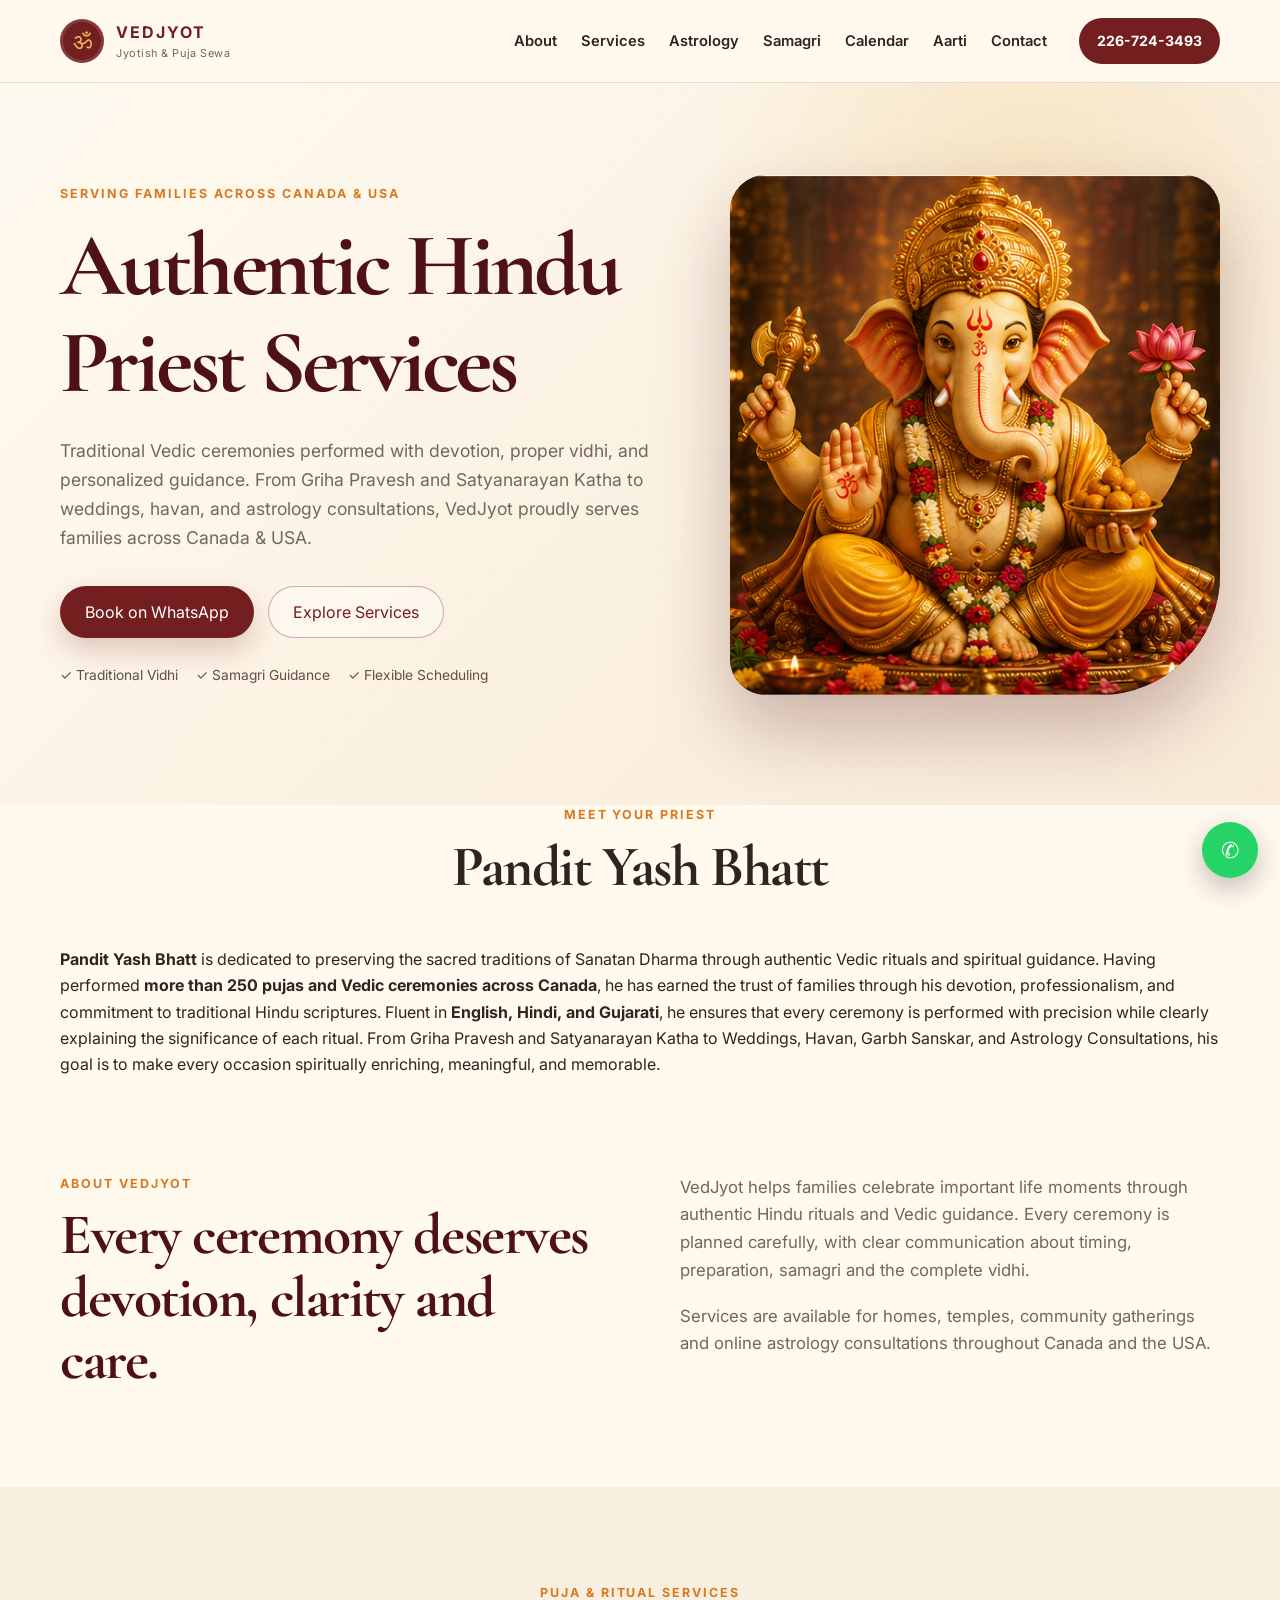
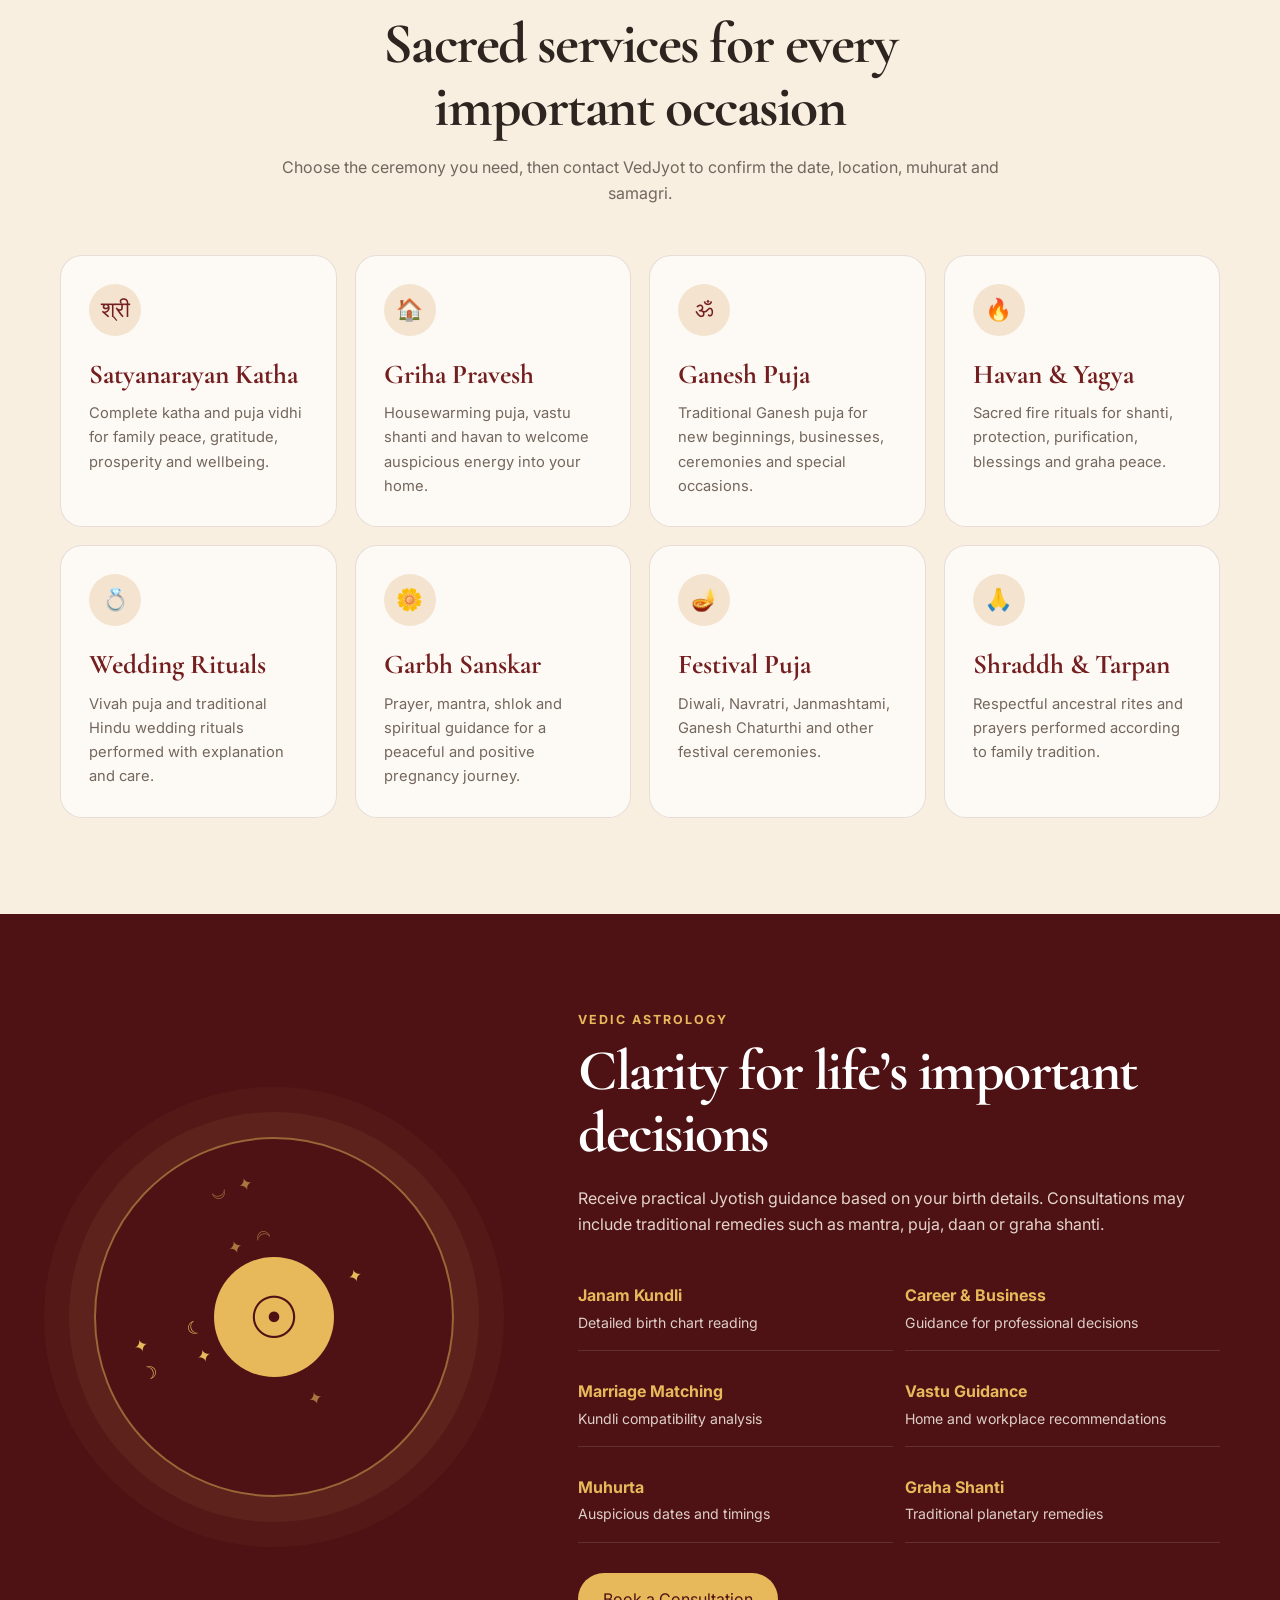
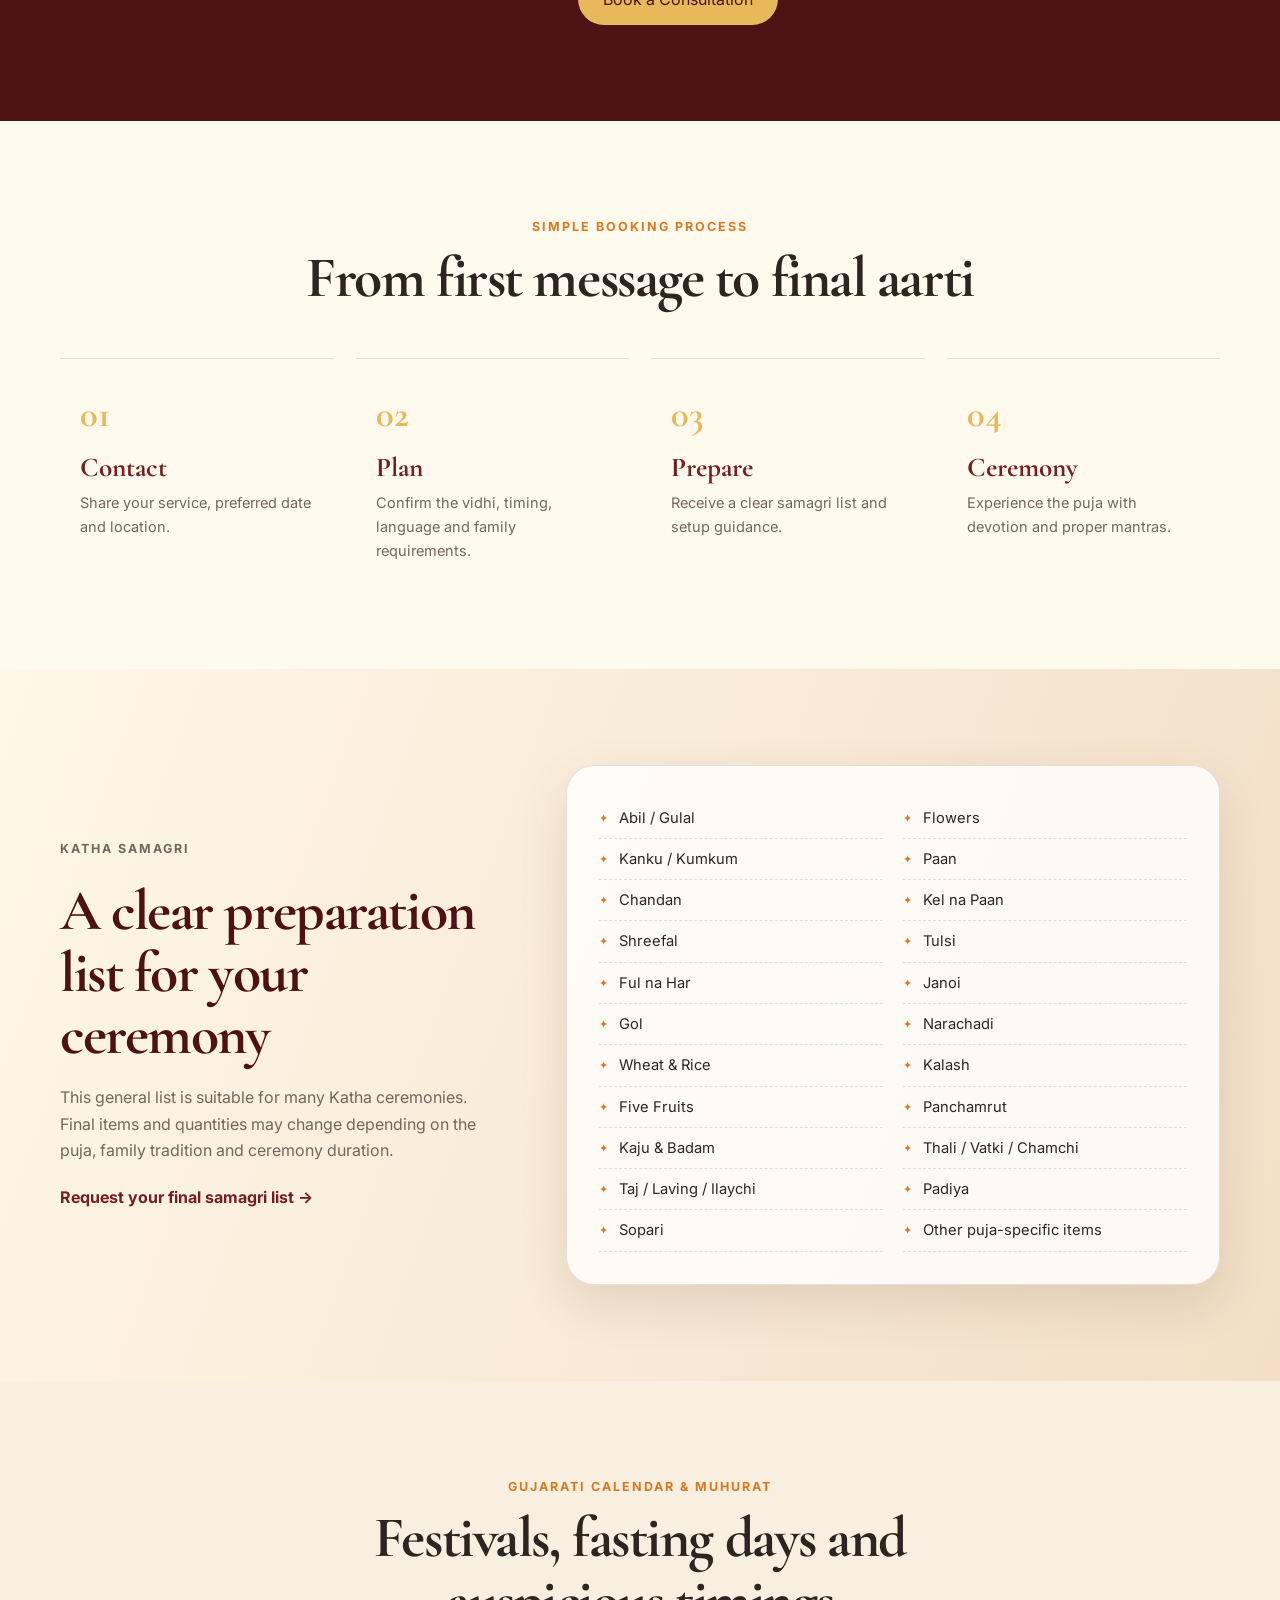
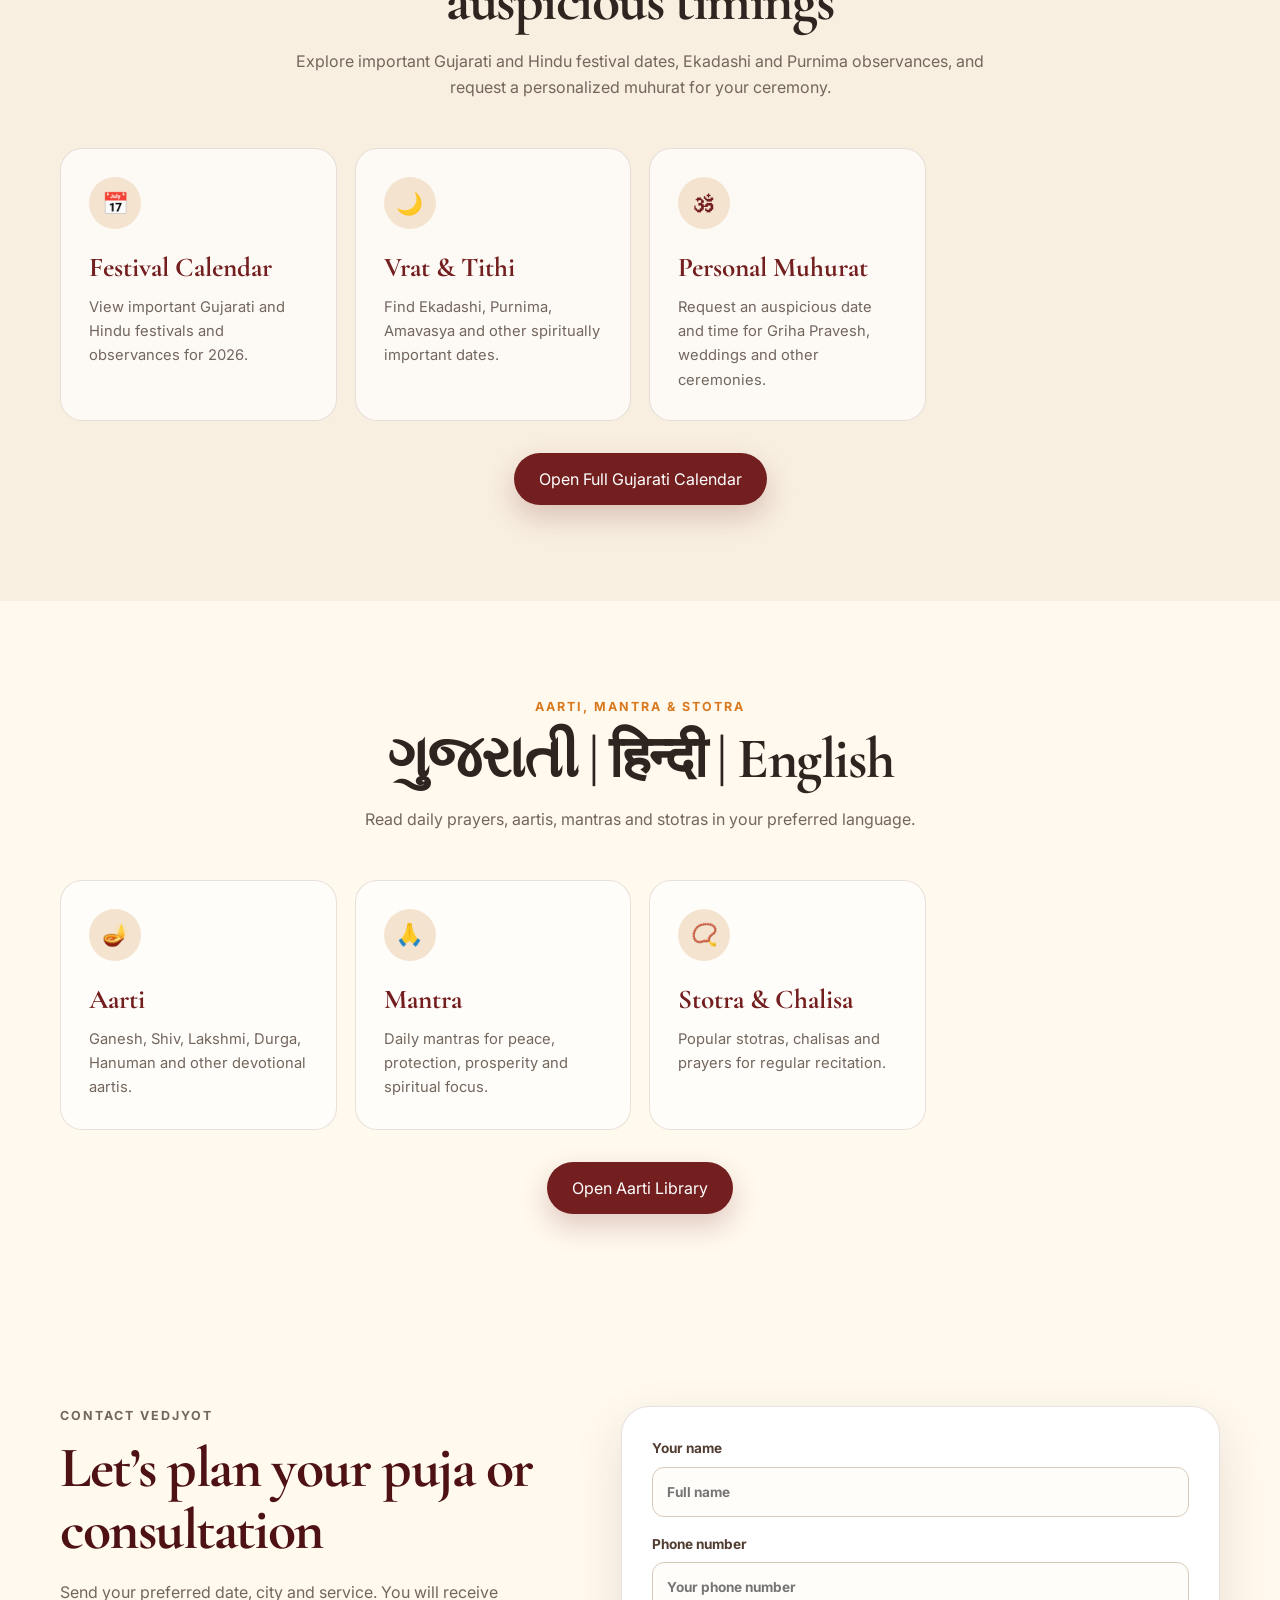
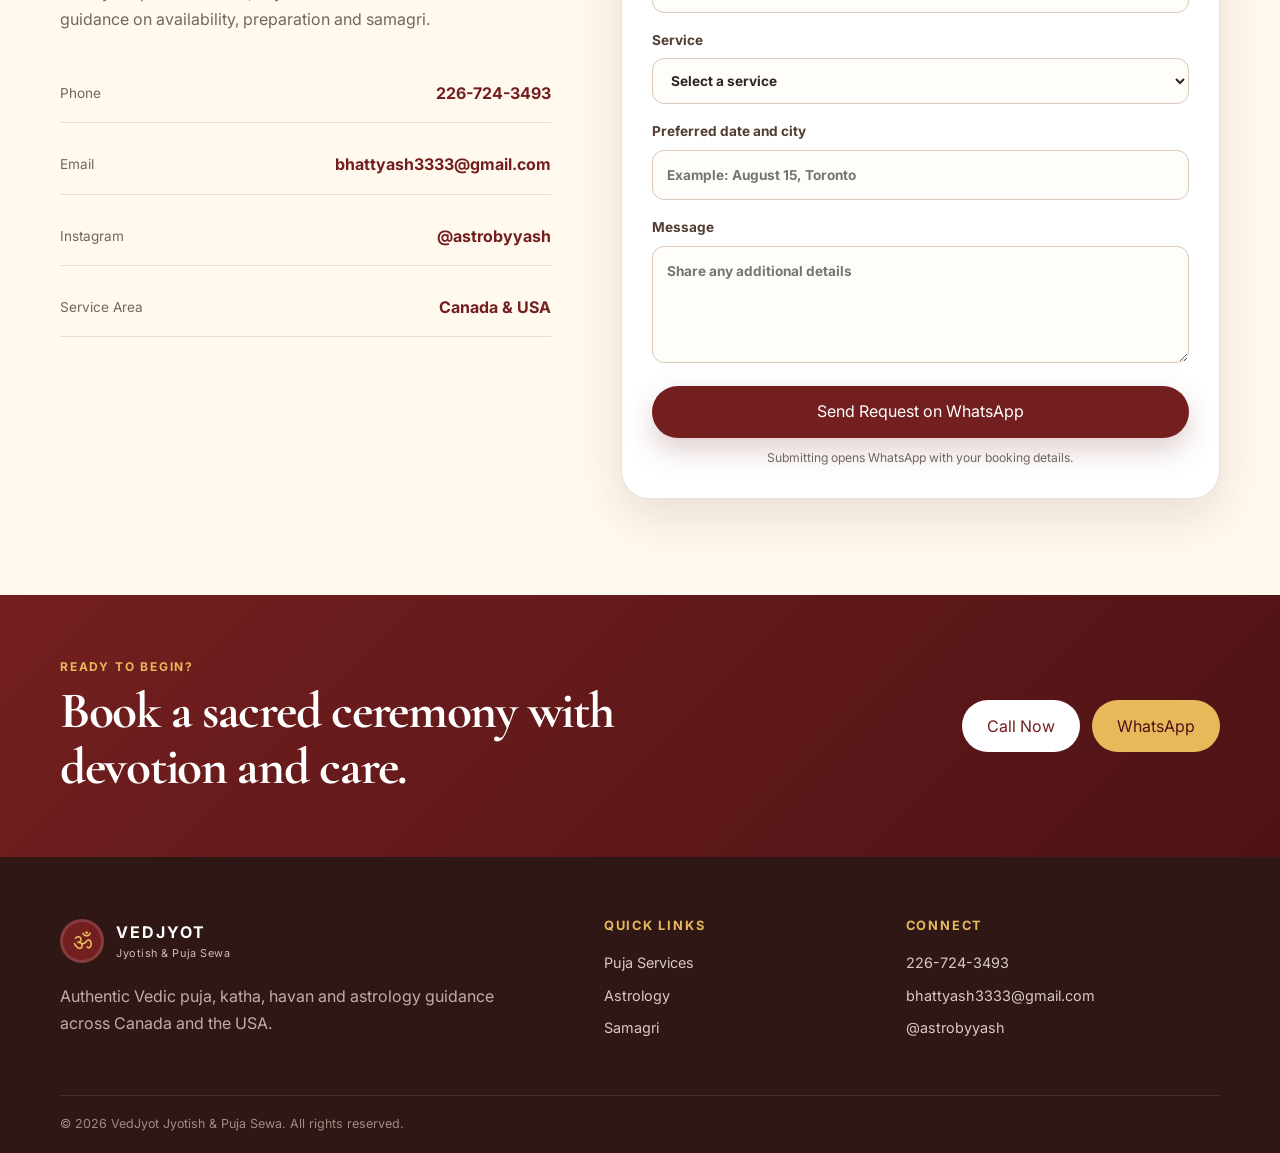
<file: index.html>
<!DOCTYPE html>

<html lang="en">
<head>
<meta charset="utf-8"/>
<meta content="width=device-width, initial-scale=1.0" name="viewport"/>
<meta content="VedJyot offers authentic Vedic puja, katha, havan, wedding rituals, vastu and astrology services across Canada and the USA." name="description"/>
<meta content="Hindu priest Canada, Gujarati priest Ontario, Vedic puja, Satyanarayan Katha, Griha Pravesh, astrology consultation, VedJyot" name="keywords"/>
<meta content="#7b1d1d" name="theme-color"/>
<title>VedJyot | Jyotish &amp; Puja Sewa</title>
<link href="https://fonts.googleapis.com" rel="preconnect"/>
<link crossorigin="" href="https://fonts.gstatic.com" rel="preconnect"/>
<link href="https://fonts.googleapis.com/css2?family=Cormorant+Garamond:wght@500;600;700&amp;family=Inter:wght@400;500;600;700&amp;display=swap" rel="stylesheet"/>
<link href="style.css" rel="stylesheet"/>
</head>
<body>
<header class="site-header" id="top">
<div class="container nav-wrap">
<a aria-label="VedJyot home" class="brand" href="#top">
<span class="brand-mark">ॐ</span>
<span>
<strong>VEDJYOT</strong>
<small>Jyotish &amp; Puja Sewa</small>
</span>
</a>
<button aria-expanded="false" aria-label="Open menu" class="menu-toggle">☰</button>
<nav class="nav-links">
<a href="#about">About</a>
<a href="#services">Services</a>
<a href="#astrology">Astrology</a>
<a href="#samagri">Samagri</a>
<a href="#calendar-preview">Calendar</a>
<a href="#aarti-preview">Aarti</a><a href="#contact">Contact</a>
</nav>
<a class="nav-phone" href="tel:+12267243493">226-724-3493</a>
</div>
</header>
<main>
<section class="hero">
<div class="hero-pattern"></div>
<div class="container hero-grid">
<div class="hero-copy">
<p class="eyebrow">Serving families across Canada &amp; USA</p>
<h1>Authentic Hindu Priest Services</h1>
<p class="hero-text">
    Traditional Vedic ceremonies performed with devotion, proper vidhi, and personalized guidance.
    From Griha Pravesh and Satyanarayan Katha to weddings, havan, and astrology consultations,
    VedJyot proudly serves families across Canada &amp; USA.
</p>
<div class="hero-actions">
<a class="btn btn-primary" href="https://wa.me/12267243493?text=Namaste%2C%20I%20would%20like%20to%20book%20a%20puja%20or%20consultation." rel="noopener" target="_blank">Book on WhatsApp</a>
<a class="btn btn-secondary" href="#services">Explore Services</a>
</div>
<div class="trust-row">
<span>✓ Traditional Vidhi</span>
<span>✓ Samagri Guidance</span>
<span>✓ Flexible Scheduling</span>
</div>
</div>
<div class="hero-image-wrap">
<img alt="Lord Ganesha in a beautifully decorated temple setting" class="hero-image" src="ganpati-hero.png?v=2"/>
</div>
</div>
</section>
<section class="about-pandit">
<div class="container">
<div class="section-heading centered">
<p class="section-label">Meet Your Priest</p>
<h2>Pandit Yash Bhatt</h2>
</div>
<p>
<strong>Pandit Yash Bhatt</strong> is dedicated to preserving the sacred traditions of Sanatan Dharma through authentic Vedic rituals and spiritual guidance. Having performed <strong>more than 250 pujas and Vedic ceremonies across Canada</strong>, he has earned the trust of families through his devotion, professionalism, and commitment to traditional Hindu scriptures. Fluent in <strong>English, Hindi, and Gujarati</strong>, he ensures that every ceremony is performed with precision while clearly explaining the significance of each ritual. From Griha Pravesh and Satyanarayan Katha to Weddings, Havan, Garbh Sanskar, and Astrology Consultations, his goal is to make every occasion spiritually enriching, meaningful, and memorable.
</p>
</div>
</section>
<section class="intro section" id="about">
<div class="container split">
<div>
<p class="section-label">About VedJyot</p>
<h2>Every ceremony deserves devotion, clarity and care.</h2>
</div>
<div class="intro-copy">
<p>
            VedJyot helps families celebrate important life moments through authentic Hindu rituals
            and Vedic guidance. Every ceremony is planned carefully, with clear communication about
            timing, preparation, samagri and the complete vidhi.
          </p>
<p>
            Services are available for homes, temples, community gatherings and online astrology
            consultations throughout Canada and the USA.
          </p>
</div>
</div>
</section>
<section class="section warm" id="services">
<div class="container">
<div class="section-heading centered">
<p class="section-label">Puja &amp; Ritual Services</p>
<h2>Sacred services for every important occasion</h2>
<p>Choose the ceremony you need, then contact VedJyot to confirm the date, location, muhurat and samagri.</p>
</div>
<div class="service-grid">
<article class="service-card">
<div class="icon">श्री</div>
<h3>Satyanarayan Katha</h3>
<p>Complete katha and puja vidhi for family peace, gratitude, prosperity and wellbeing.</p>
</article>
<article class="service-card">
<div class="icon">🏠</div>
<h3>Griha Pravesh</h3>
<p>Housewarming puja, vastu shanti and havan to welcome auspicious energy into your home.</p>
</article>
<article class="service-card">
<div class="icon">ॐ</div>
<h3>Ganesh Puja</h3>
<p>Traditional Ganesh puja for new beginnings, businesses, ceremonies and special occasions.</p>
</article>
<article class="service-card">
<div class="icon">🔥</div>
<h3>Havan &amp; Yagya</h3>
<p>Sacred fire rituals for shanti, protection, purification, blessings and graha peace.</p>
</article>
<article class="service-card">
<div class="icon">💍</div>
<h3>Wedding Rituals</h3>
<p>Vivah puja and traditional Hindu wedding rituals performed with explanation and care.</p>
</article>
<article class="service-card">
<div class="icon">🌼</div>
<h3>Garbh Sanskar</h3>
<p>Prayer, mantra, shlok and spiritual guidance for a peaceful and positive pregnancy journey.</p>
</article>
<article class="service-card">
<div class="icon">🪔</div>
<h3>Festival Puja</h3>
<p>Diwali, Navratri, Janmashtami, Ganesh Chaturthi and other festival ceremonies.</p>
</article>
<article class="service-card">
<div class="icon">🙏</div>
<h3>Shraddh &amp; Tarpan</h3>
<p>Respectful ancestral rites and prayers performed according to family tradition.</p>
</article>
</div>
</div>
</section>
<section class="section astrology" id="astrology">
<div class="container astrology-grid">
<div class="astro-visual">
<div class="zodiac-ring">
<div class="zodiac-center">☉</div>
</div>
</div>
<div>
<p class="section-label light-label">Vedic Astrology</p>
<h2>Clarity for life’s important decisions</h2>
<p class="astro-intro">
            Receive practical Jyotish guidance based on your birth details. Consultations may include
            traditional remedies such as mantra, puja, daan or graha shanti.
          </p>
<div class="astro-list">
<div><strong>Janam Kundli</strong><span>Detailed birth chart reading</span></div>
<div><strong>Career &amp; Business</strong><span>Guidance for professional decisions</span></div>
<div><strong>Marriage Matching</strong><span>Kundli compatibility analysis</span></div>
<div><strong>Vastu Guidance</strong><span>Home and workplace recommendations</span></div>
<div><strong>Muhurta</strong><span>Auspicious dates and timings</span></div>
<div><strong>Graha Shanti</strong><span>Traditional planetary remedies</span></div>
</div>
<a class="btn btn-gold" href="https://wa.me/12267243493?text=Namaste%2C%20I%20would%20like%20to%20book%20an%20astrology%20consultation." rel="noopener" target="_blank">Book a Consultation</a>
</div>
</div>
</section>
<section class="section" id="process">
<div class="container">
<div class="section-heading centered">
<p class="section-label">Simple Booking Process</p>
<h2>From first message to final aarti</h2>
</div>
<div class="steps">
<div class="step"><span>01</span><h3>Contact</h3><p>Share your service, preferred date and location.</p></div>
<div class="step"><span>02</span><h3>Plan</h3><p>Confirm the vidhi, timing, language and family requirements.</p></div>
<div class="step"><span>03</span><h3>Prepare</h3><p>Receive a clear samagri list and setup guidance.</p></div>
<div class="step"><span>04</span><h3>Ceremony</h3><p>Experience the puja with devotion and proper mantras.</p></div>
</div>
</div>
</section>
<section class="section samagri" id="samagri">
<div class="container samagri-grid">
<div>
<p class="section-label">Katha Samagri</p>
<h2>A clear preparation list for your ceremony</h2>
<p>
            This general list is suitable for many Katha ceremonies. Final items and quantities may
            change depending on the puja, family tradition and ceremony duration.
          </p>
<a class="text-link" href="mailto:bhattyash3333@gmail.com?subject=Samagri%20List%20Request">Request your final samagri list →</a>
</div>
<div class="samagri-card">
<div class="samagri-columns">
<ul>
<li>Abil / Gulal</li><li>Kanku / Kumkum</li><li>Chandan</li>
<li>Shreefal</li><li>Ful na Har</li><li>Gol</li>
<li>Wheat &amp; Rice</li><li>Five Fruits</li><li>Kaju &amp; Badam</li>
<li>Taj / Laving / Ilaychi</li><li>Sopari</li>
</ul>
<ul>
<li>Flowers</li><li>Paan</li><li>Kel na Paan</li>
<li>Tulsi</li><li>Janoi</li><li>Narachadi</li>
<li>Kalash</li><li>Panchamrut</li><li>Thali / Vatki / Chamchi</li>
<li>Padiya</li><li>Other puja-specific items</li>
</ul>
</div>
</div>
</div>
</section>
<section class="section warm" id="calendar-preview">
<div class="container">
<div class="section-heading centered">
<p class="section-label">Gujarati Calendar &amp; Muhurat</p>
<h2>Festivals, fasting days and auspicious timings</h2>
<p>
        Explore important Gujarati and Hindu festival dates, Ekadashi and Purnima observances,
        and request a personalized muhurat for your ceremony.
      </p>
</div>
<div class="service-grid">
<article class="service-card">
<div class="icon">📅</div>
<h3>Festival Calendar</h3>
<p>View important Gujarati and Hindu festivals and observances for 2026.</p>
</article>
<article class="service-card">
<div class="icon">🌙</div>
<h3>Vrat &amp; Tithi</h3>
<p>Find Ekadashi, Purnima, Amavasya and other spiritually important dates.</p>
</article>
<article class="service-card">
<div class="icon">🕉</div>
<h3>Personal Muhurat</h3>
<p>Request an auspicious date and time for Griha Pravesh, weddings and other ceremonies.</p>
</article>
</div>
<div style="text-align:center; margin-top:32px;">
<a class="btn btn-primary" href="calendar.html">Open Full Gujarati Calendar</a>
</div>
</div>
</section><section class="section" id="aarti-preview">
<div class="container">
<div class="section-heading centered">
<p class="section-label">Aarti, Mantra &amp; Stotra</p>
<h2>ગુજરાતી | हिन्दी | English</h2>
<p>Read daily prayers, aartis, mantras and stotras in your preferred language.</p>
</div>
<div class="service-grid">
<article class="service-card">
<div class="icon">🪔</div>
<h3>Aarti</h3>
<p>Ganesh, Shiv, Lakshmi, Durga, Hanuman and other devotional aartis.</p>
</article>
<article class="service-card">
<div class="icon">🙏</div>
<h3>Mantra</h3>
<p>Daily mantras for peace, protection, prosperity and spiritual focus.</p>
</article>
<article class="service-card">
<div class="icon">📿</div>
<h3>Stotra &amp; Chalisa</h3>
<p>Popular stotras, chalisas and prayers for regular recitation.</p>
</article>
</div>
<div style="text-align:center; margin-top:32px;">
<a class="btn btn-primary" href="aarti.html">Open Aarti Library</a>
</div>
</div>
</section><section class="section contact" id="contact">
<div class="container contact-grid">
<div>
<p class="section-label">Contact VedJyot</p>
<h2>Let’s plan your puja or consultation</h2>
<p>Send your preferred date, city and service. You will receive guidance on availability, preparation and samagri.</p>
<div class="contact-details">
<a href="tel:+12267243493"><span>Phone</span><strong>226-724-3493</strong></a>
<a href="mailto:bhattyash3333@gmail.com"><span>Email</span><strong>bhattyash3333@gmail.com</strong></a>
<a href="https://instagram.com/astrobyyash" rel="noopener" target="_blank"><span>Instagram</span><strong>@astrobyyash</strong></a>
<div><span>Service Area</span><strong>Canada &amp; USA</strong></div>
</div>
</div>
<form class="contact-form" id="bookingForm">
<label>
            Your name
            <input id="name" placeholder="Full name" required="" type="text"/>
</label>
<label>
            Phone number
            <input id="phone" placeholder="Your phone number" required="" type="tel"/>
</label>
<label>
            Service
            <select id="service" required="">
<option value="">Select a service</option>
<option>Satyanarayan Katha</option>
<option>Griha Pravesh</option>
<option>Wedding Rituals</option>
<option>Garbh Sanskar</option>
<option>Havan / Yagya</option>
<option>Astrology Consultation</option>
<option>Other Puja</option>
</select>
</label>
<label>
            Preferred date and city
            <input id="details" placeholder="Example: August 15, Toronto" type="text"/>
</label>
<label>
            Message
            <textarea id="message" placeholder="Share any additional details" rows="4"></textarea>
</label>
<button class="btn btn-primary full" type="submit">Send Request on WhatsApp</button>
<p class="form-note">Submitting opens WhatsApp with your booking details.</p>
</form>
</div>
</section>
<section class="final-cta">
<div class="container cta-inner">
<div>
<p>Ready to begin?</p>
<h2>Book a sacred ceremony with devotion and care.</h2>
</div>
<div class="cta-actions">
<a class="btn btn-light" href="tel:+12267243493">Call Now</a>
<a class="btn btn-gold" href="https://wa.me/12267243493" rel="noopener" target="_blank">WhatsApp</a>
</div>
</div>
</section>
</main>
<footer>
<div class="container footer-grid">
<div class="footer-brand">
<div class="brand">
<span class="brand-mark">ॐ</span>
<span><strong>VEDJYOT</strong><small>Jyotish &amp; Puja Sewa</small></span>
</div>
<p>Authentic Vedic puja, katha, havan and astrology guidance across Canada and the USA.</p>
</div>
<div>
<h4>Quick Links</h4>
<a href="#services">Puja Services</a>
<a href="#astrology">Astrology</a>
<a href="#samagri">Samagri</a>
</div>
<div>
<h4>Connect</h4>
<a href="tel:+12267243493">226-724-3493</a>
<a href="mailto:bhattyash3333@gmail.com">bhattyash3333@gmail.com</a>
<a href="https://instagram.com/astrobyyash" rel="noopener" target="_blank">@astrobyyash</a>
</div>
</div>
<div class="copyright">© 2026 VedJyot Jyotish &amp; Puja Sewa. All rights reserved.</div>
</footer>
<a aria-label="Chat on WhatsApp" class="floating-whatsapp" href="https://wa.me/12267243493" rel="noopener" target="_blank">✆</a>
<script src="script.js"></script>
</body>
</html>
</file>
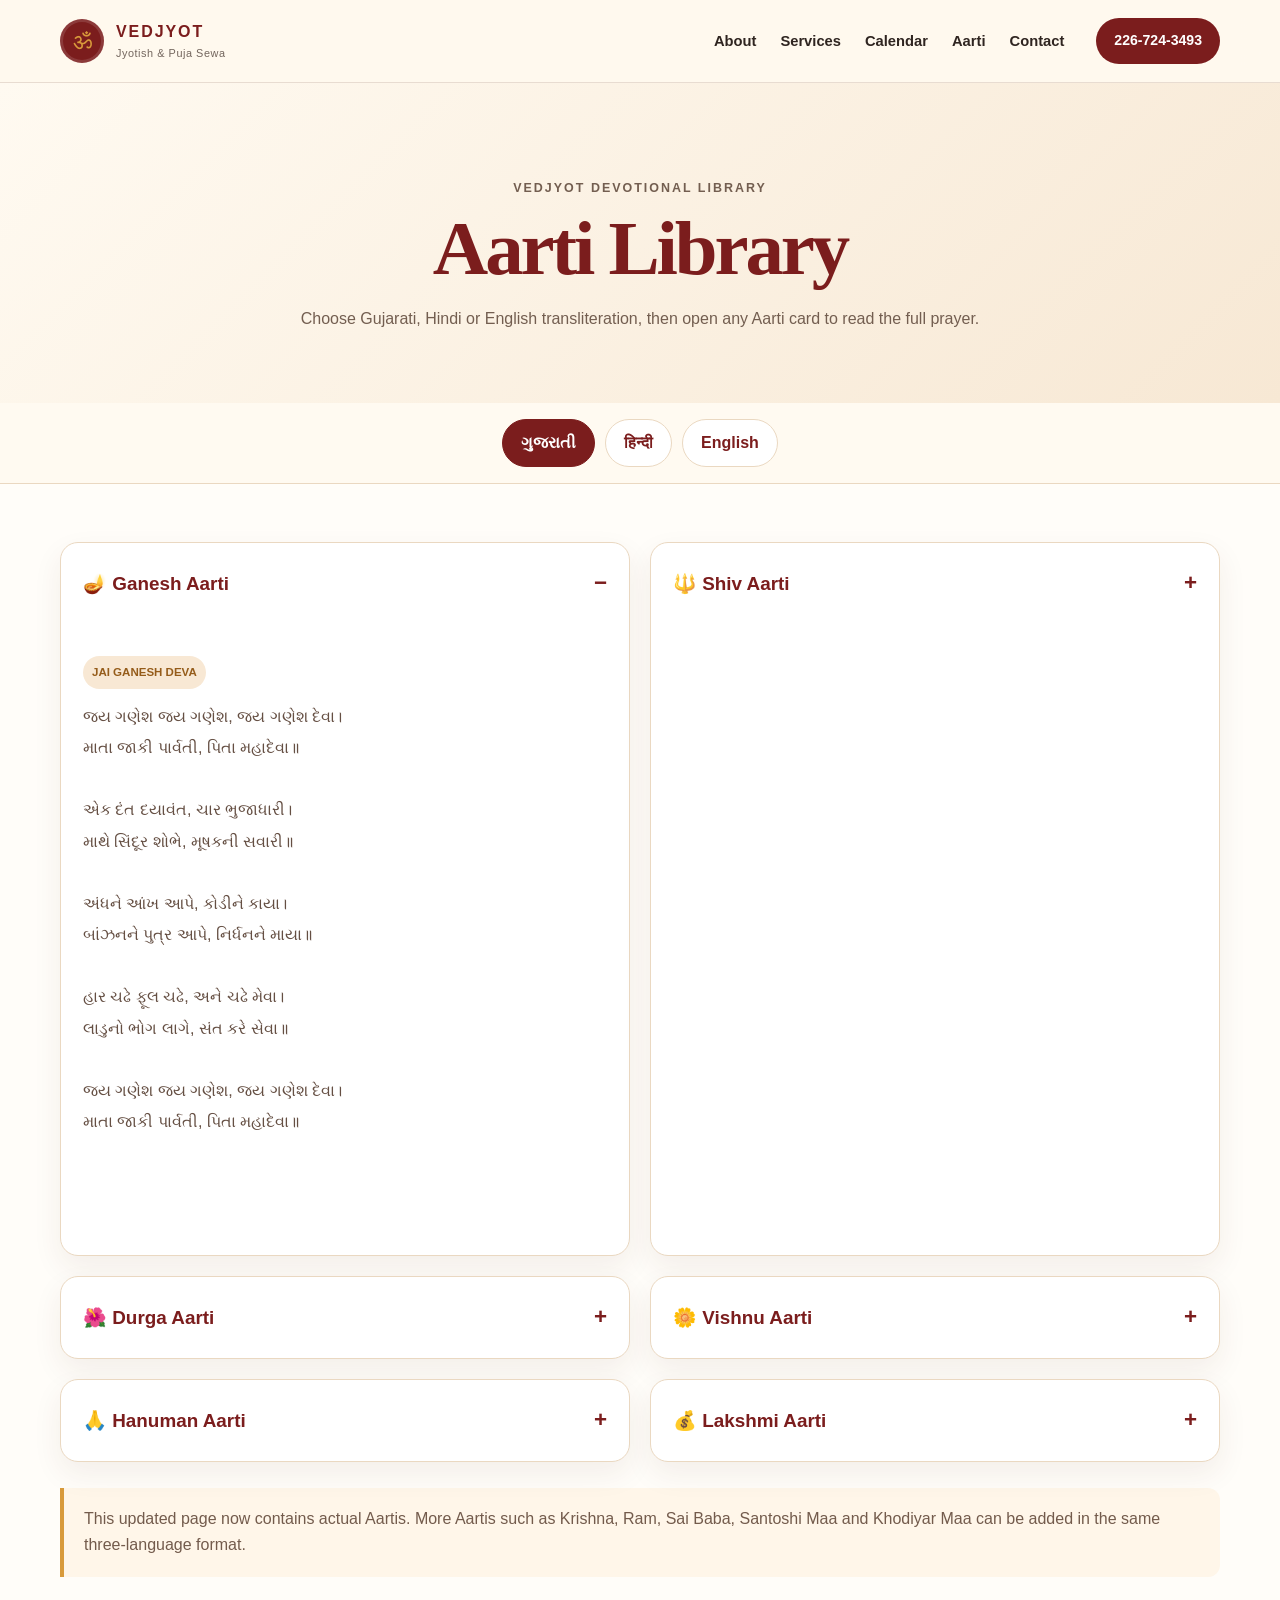
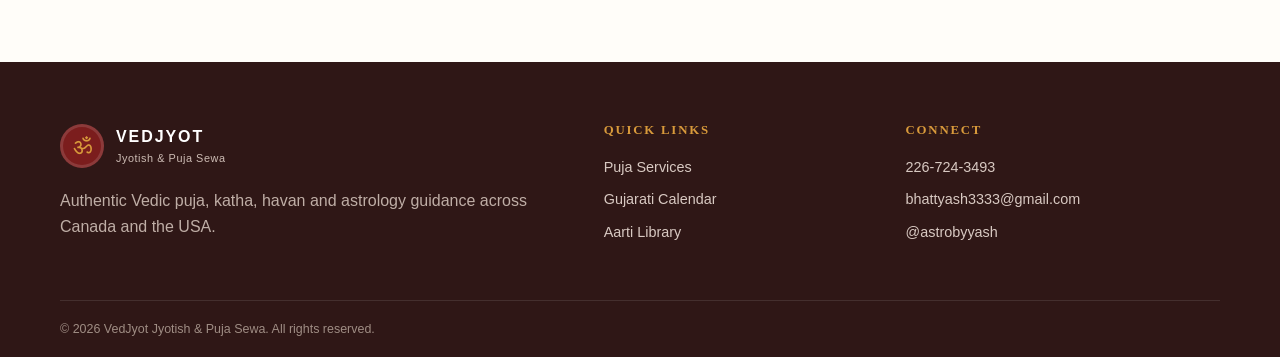
<file: aarti(1).html>
<!DOCTYPE html>
<html lang="en">
<head>
  <meta charset="utf-8"/>
  <meta name="viewport" content="width=device-width, initial-scale=1.0"/>
  <meta name="description" content="VedJyot Aarti library in Gujarati, Hindi and English transliteration."/>
  <title>Aarti Library | VedJyot</title>
  <link href="style.css" rel="stylesheet"/>
  <style>
    :root{
      --maroon:#7b1d1d;
      --gold:#d89a3b;
      --cream:#fffaf1;
      --line:#ead8c1;
      --text:#654f43;
    }
    .prayer-hero{
      padding:95px 0 70px;
      text-align:center;
      background:linear-gradient(135deg,#fffaf1,#f7e8d4);
    }
    .prayer-hero h1{
      margin:8px 0 14px;
      color:var(--maroon);
      font-size:clamp(2.8rem,6vw,5rem);
    }
    .prayer-hero p{
      max-width:760px;
      margin:auto;
      color:#735e50;
      line-height:1.75;
    }
    .language-tabs{
      position:sticky;
      top:72px;
      z-index:20;
      display:flex;
      justify-content:center;
      gap:10px;
      padding:16px;
      background:rgba(255,250,241,.96);
      border-bottom:1px solid var(--line);
      backdrop-filter:blur(8px);
    }
    .language-tabs button{
      border:1px solid var(--line);
      border-radius:999px;
      padding:10px 18px;
      background:#fff;
      color:var(--maroon);
      font:inherit;
      font-weight:700;
      cursor:pointer;
    }
    .language-tabs button.active{
      color:#fff;
      background:var(--maroon);
      border-color:var(--maroon);
    }
    .prayer-library{
      padding:58px 0 85px;
      background:#fffdf9;
    }
    .library-grid{
      display:grid;
      grid-template-columns:repeat(2,minmax(0,1fr));
      gap:20px;
    }
    .prayer-card{
      border:1px solid var(--line);
      border-radius:18px;
      background:#fff;
      box-shadow:0 12px 30px rgba(87,45,22,.07);
      overflow:hidden;
    }
    .prayer-card summary{
      display:flex;
      align-items:center;
      gap:14px;
      padding:22px;
      color:var(--maroon);
      cursor:pointer;
      font-size:1.18rem;
      font-weight:700;
      list-style:none;
    }
    .prayer-card summary::-webkit-details-marker{display:none}
    .prayer-card summary:after{
      content:"+";
      margin-left:auto;
      font-size:1.4rem;
    }
    .prayer-card[open] summary:after{content:"−"}
    .prayer-body{
      padding:0 22px 24px;
      color:var(--text);
      line-height:1.95;
      white-space:pre-line;
    }
    .prayer-meta{
      display:inline-block;
      margin-bottom:12px;
      padding:5px 9px;
      border-radius:999px;
      color:#955c1a;
      background:#f8e8d4;
      font-size:.72rem;
      font-weight:700;
      text-transform:uppercase;
    }
    .lang-panel{display:none}
    .lang-panel.active{display:block}
    .library-note{
      margin-top:26px;
      padding:18px 20px;
      border-left:4px solid var(--gold);
      border-radius:0 12px 12px 0;
      background:#fff6e9;
      color:#735b4c;
      line-height:1.65;
    }
    @media(max-width:800px){
      .library-grid{grid-template-columns:1fr}
      .language-tabs{top:62px;overflow-x:auto;justify-content:flex-start}
    }
  </style>
</head>
<body>
<header class="site-header" id="top">
  <div class="container nav-wrap">
    <a aria-label="VedJyot home" class="brand" href="index.html#top">
      <span class="brand-mark">ॐ</span>
      <span><strong>VEDJYOT</strong><small>Jyotish &amp; Puja Sewa</small></span>
    </a>
    <button aria-expanded="false" aria-label="Open menu" class="menu-toggle">☰</button>
    <nav class="nav-links">
      <a href="index.html#about">About</a>
      <a href="index.html#services">Services</a>
      <a href="calendar.html">Calendar</a>
      <a href="aarti.html">Aarti</a>
      <a href="index.html#contact">Contact</a>
    </nav>
    <a class="nav-phone" href="tel:+12267243493">226-724-3493</a>
  </div>
</header>

<main>
  <section class="prayer-hero">
    <div class="container">
      <p class="section-label">VedJyot Devotional Library</p>
      <h1>Aarti Library</h1>
      <p>Choose Gujarati, Hindi or English transliteration, then open any Aarti card to read the full prayer.</p>
    </div>
  </section>

  <div class="language-tabs" role="tablist" aria-label="Choose language">
    <button class="active" data-lang="gu" type="button">ગુજરાતી</button>
    <button data-lang="hi" type="button">हिन्दी</button>
    <button data-lang="en" type="button">English</button>
  </div>

  <section class="prayer-library">
    <div class="container">
      <div class="library-grid">

        <details class="prayer-card" open>
          <summary>🪔 Ganesh Aarti</summary>
          <div class="prayer-body">
            <span class="prayer-meta">Jai Ganesh Deva</span>
            <div class="lang-panel active" data-lang="gu">જય ગણેશ જય ગણેશ, જય ગણેશ દેવા।
માતા જાકી પાર્વતી, પિતા મહાદેવા॥

એક દંત દયાવંત, ચાર ભુજાધારી।
માથે સિંદૂર શોભે, મૂષકની સવારી॥

અંધને આંખ આપે, કોડીને કાયા।
બાંઝનને પુત્ર આપે, નિર્ધનને માયા॥

હાર ચઢે ફૂલ ચઢે, અને ચઢે મેવા।
લાડુનો ભોગ લાગે, સંત કરે સેવા॥

જય ગણેશ જય ગણેશ, જય ગણેશ દેવા।
માતા જાકી પાર્વતી, પિતા મહાદેવા॥</div>
            <div class="lang-panel" data-lang="hi">जय गणेश जय गणेश, जय गणेश देवा।
माता जाकी पार्वती, पिता महादेवा॥

एकदन्त दयावन्त, चार भुजाधारी।
माथे सिंदूर सोहे, मूसे की सवारी॥

अन्धन को आँख देत, कोढ़िन को काया।
बाँझन को पुत्र देत, निर्धन को माया॥

हार चढ़े फूल चढ़े और चढ़े मेवा।
लड्डुअन का भोग लगे, संत करें सेवा॥

जय गणेश जय गणेश, जय गणेश देवा।
माता जाकी पार्वती, पिता महादेवा॥</div>
            <div class="lang-panel" data-lang="en">Jai Ganesh Jai Ganesh, Jai Ganesh Deva,
Mata Jaki Parvati, Pita Mahadeva.

Ek Dant Dayavant, Char Bhuja Dhari,
Mathe Sindoor Sohe, Mooshak Ki Sawari.

Andhan Ko Aankh Det, Kodhin Ko Kaya,
Banjhan Ko Putra Det, Nirdhan Ko Maya.

Haar Chadhe Phool Chadhe, Aur Chadhe Meva,
Ladduan Ka Bhog Lage, Sant Karen Seva.

Jai Ganesh Jai Ganesh, Jai Ganesh Deva,
Mata Jaki Parvati, Pita Mahadeva.</div>
          </div>
        </details>

        <details class="prayer-card">
          <summary>🔱 Shiv Aarti</summary>
          <div class="prayer-body">
            <span class="prayer-meta">Om Jai Shiv Omkara</span>
            <div class="lang-panel active" data-lang="gu">ૐ જય શિવ ઓંકારા, સ્વામી જય શિવ ઓંકારા।
બ્રહ્મા વિષ્ણુ સદાશિવ, અર્ધાંગી ધારા॥

એકાનન ચતુરાનન પંચાનન રાજે।
હંસાસન ગરુડાસન વૃષવાહન સાજે॥

દો ભુજ ચાર ચતુર્ભુજ દશભુજ અતિ સોહે।
ત્રિગુણ રૂપ નિરખતા ત્રિભુવન જન મોહે॥

અક્ષમાળા વનમાળા મુંડમાળા ધારી।
ચંદન મૃગમદ સોહે, ભાલે શશિધારી॥

ૐ જય શિવ ઓંકારા, સ્વામી જય શિવ ઓંકારા॥</div>
            <div class="lang-panel" data-lang="hi">ॐ जय शिव ओंकारा, स्वामी जय शिव ओंकारा।
ब्रह्मा विष्णु सदाशिव, अर्द्धांगी धारा॥

एकानन चतुरानन पंचानन राजे।
हंसासन गरुड़ासन वृषवाहन साजे॥

दो भुज चार चतुर्भुज दशभुज अति सोहे।
त्रिगुण रूप निरखता त्रिभुवन जन मोहे॥

अक्षमाला वनमाला मुण्डमाला धारी।
चन्दन मृगमद सोहे, भाले शशिधारी॥

ॐ जय शिव ओंकारा, स्वामी जय शिव ओंकारा॥</div>
            <div class="lang-panel" data-lang="en">Om Jai Shiv Omkara, Swami Jai Shiv Omkara,
Brahma Vishnu Sadashiv, Ardhangi Dhara.

Ekanan Chaturanan Panchanan Raje,
Hansasan Garudasan Vrishvahan Saje.

Do Bhuj Char Chaturbhuj Dashbhuj Ati Sohe,
Trigun Roop Nirakhata Tribhuvan Jan Mohe.

Akshamala Vanamala Mundamala Dhari,
Chandan Mrigamad Sohe, Bhale Shashidhari.

Om Jai Shiv Omkara, Swami Jai Shiv Omkara.</div>
          </div>
        </details>

        <details class="prayer-card">
          <summary>🌺 Durga Aarti</summary>
          <div class="prayer-body">
            <span class="prayer-meta">Jai Ambe Gauri</span>
            <div class="lang-panel active" data-lang="gu">જય અંબે ગૌરી, મૈયા જય શ્યામા ગૌરી।
તમને નિશદિન ધ્યાવત, હરિ બ્રહ્મા શિવરી॥

માંગ સિંદૂર વિરાજત, ટીકો મૃગમદ કો।
ઉજ્જ્વલ સે દોઉ નૈના, ચંદ્રવદન નીકો॥

કનક સમાન કલેવર, રક્તામ્બર રાજે।
રક્તપુષ્પ ગળમાળા, કંઠન પર સાજે॥

કેહરી વાહન રાજત, ખડ્ગ ખપ્પર ધારી।
સુર નર મુનિજન સેવત, તિનકે દુઃખ હારી॥

જય અંબે ગૌરી, મૈયા જય શ્યામા ગૌરી॥</div>
            <div class="lang-panel" data-lang="hi">जय अम्बे गौरी, मैया जय श्यामा गौरी।
तुमको निशिदिन ध्यावत, हरि ब्रह्मा शिवरी॥

मांग सिंदूर विराजत, टीको मृगमद को।
उज्ज्वल से दोउ नैना, चन्द्रवदन नीको॥

कनक समान कलेवर, रक्ताम्बर राजे।
रक्तपुष्प गलमाला, कंठन पर साजे॥

केहरि वाहन राजत, खड्ग खप्पर धारी।
सुर नर मुनिजन सेवत, तिनके दुःख हारी॥

जय अम्बे गौरी, मैया जय श्यामा गौरी॥</div>
            <div class="lang-panel" data-lang="en">Jai Ambe Gauri, Maiya Jai Shyama Gauri,
Tumko Nishidin Dhyavat, Hari Brahma Shivri.

Maang Sindoor Virajat, Teeko Mrigamad Ko,
Ujjwal Se Dou Naina, Chandravadan Neeko.

Kanak Saman Kalevar, Raktambar Raje,
Raktapushpa Galmala, Kanthan Par Saje.

Kehari Vahan Rajat, Khadag Khappar Dhari,
Sur Nar Munijan Sevat, Tinke Dukh Hari.

Jai Ambe Gauri, Maiya Jai Shyama Gauri.</div>
          </div>
        </details>

        <details class="prayer-card">
          <summary>🌼 Vishnu Aarti</summary>
          <div class="prayer-body">
            <span class="prayer-meta">Om Jai Jagdish Hare</span>
            <div class="lang-panel active" data-lang="gu">ૐ જય જગદીશ હરે, સ્વામી જય જગદીશ હરે।
ભક્તજનોના સંકટ, ક્ષણમાં દૂર કરે॥

જે ધ્યાવે ફળ પાવે, દુઃખ વિનશે મનનું।
સુખ સંપત્તિ ઘર આવે, કષ્ટ મિટે તનનું॥

માત પિતા તમે મારા, શરણ ગહું હું કોની।
તમ વિના બીજો કોઈ નથી, આશ કરું હું કોની॥

તમે પૂર્ણ પરમાત્મા, તમે અંતર્યામી।
પરબ્રહ્મ પરમેશ્વર, તમે સૌના સ્વામી॥

ૐ જય જગદીશ હરે, સ્વામી જય જગદીશ હરે॥</div>
            <div class="lang-panel" data-lang="hi">ॐ जय जगदीश हरे, स्वामी जय जगदीश हरे।
भक्त जनों के संकट, क्षण में दूर करे॥

जो ध्यावे फल पावे, दुःख विनसे मन का।
सुख सम्पत्ति घर आवे, कष्ट मिटे तन का॥

मात पिता तुम मेरे, शरण गहूँ मैं किसकी।
तुम बिन और न दूजा, आस करूँ मैं जिसकी॥

तुम पूर्ण परमात्मा, तुम अन्तर्यामी।
परब्रह्म परमेश्वर, तुम सबके स्वामी॥

ॐ जय जगदीश हरे, स्वामी जय जगदीश हरे॥</div>
            <div class="lang-panel" data-lang="en">Om Jai Jagdish Hare, Swami Jai Jagdish Hare,
Bhakt Janon Ke Sankat, Kshan Mein Door Kare.

Jo Dhyave Phal Pave, Dukh Vinse Man Ka,
Sukh Sampatti Ghar Aave, Kasht Mite Tan Ka.

Maat Pita Tum Mere, Sharan Gahun Main Kiski,
Tum Bin Aur Na Dooja, Aas Karun Main Jiski.

Tum Puran Paramatma, Tum Antaryami,
Parabrahma Parameshwar, Tum Sabke Swami.

Om Jai Jagdish Hare, Swami Jai Jagdish Hare.</div>
          </div>
        </details>

        <details class="prayer-card">
          <summary>🙏 Hanuman Aarti</summary>
          <div class="prayer-body">
            <span class="prayer-meta">Aarti Kije Hanuman Lala Ki</span>
            <div class="lang-panel active" data-lang="gu">આરતી કીજૈ હનુમાન લલાની।
દુષ્ટ દલન રઘુનાથ કલાની॥

જાકે બલથી ગિરિવર કાંપે।
રોગ દોષ જાકે નિકટ ન ઝાંપે॥

અંજની પુત્ર મહાબલદાઈ।
સંતનના પ્રભુ સદા સહાઈ॥

દે બીરા રઘુનાથ પઠાયા।
લંકા જારી સિયા સુધિ લાયા॥

લંકા સો કોટ સમુદ્ર સી ખાઈ।
જાત પવનસુત બાર ન લાઈ॥

આરતી કીજૈ હનુમાન લલાની॥</div>
            <div class="lang-panel" data-lang="hi">आरती कीजै हनुमान लला की।
दुष्ट दलन रघुनाथ कला की॥

जाके बल से गिरिवर कांपे।
रोग दोष जाके निकट न झांके॥

अंजनि पुत्र महाबलदायी।
संतन के प्रभु सदा सहाई॥

दे बीरा रघुनाथ पठाए।
लंका जारि सिया सुधि लाए॥

लंका सो कोट समुद्र सी खाई।
जात पवनसुत बार न लाई॥

आरती कीजै हनुमान लला की॥</div>
            <div class="lang-panel" data-lang="en">Aarti Kije Hanuman Lala Ki,
Dusht Dalan Raghunath Kala Ki.

Jake Bal Se Girivar Kaanpe,
Rog Dosh Jake Nikat Na Jhaanke.

Anjani Putra Mahabaldayi,
Santan Ke Prabhu Sada Sahayi.

De Beera Raghunath Pathaye,
Lanka Jari Siya Sudhi Laye.

Lanka So Kot Samudra Si Khai,
Jaat Pavansut Baar Na Lai.

Aarti Kije Hanuman Lala Ki.</div>
          </div>
        </details>

        <details class="prayer-card">
          <summary>💰 Lakshmi Aarti</summary>
          <div class="prayer-body">
            <span class="prayer-meta">Om Jai Lakshmi Mata</span>
            <div class="lang-panel active" data-lang="gu">ૐ જય લક્ષ્મી માતા, મૈયા જય લક્ષ્મી માતા।
તમને નિશદિન સેવત, હરિ વિષ્ણુ વિધાતા॥

ઉમા રમા બ્રહ્માણી, તમે જ જગમાતા।
સૂર્ય ચંદ્રમા ધ્યાવત, નારદ ઋષિ ગાતા॥

દુર્ગા રૂપ નિરંજનિ, સુખ સંપત્તિ દાતા।
જે કોઈ તમને ધ્યાવે, ઋદ્ધિ સિદ્ધિ ધન પાતા॥

તમે પાતાળ નિવાસિની, તમે જ શુભદાતા।
કર્મ પ્રભાવ પ્રકાશિની, ભવનિધિની ત્રાતા॥

ૐ જય લક્ષ્મી માતા, મૈયા જય લક્ષ્મી માતા॥</div>
            <div class="lang-panel" data-lang="hi">ॐ जय लक्ष्मी माता, मैया जय लक्ष्मी माता।
तुमको निशिदिन सेवत, हरि विष्णु विधाता॥

उमा रमा ब्रह्माणी, तुम ही जगमाता।
सूर्य चन्द्रमा ध्यावत, नारद ऋषि गाता॥

दुर्गा रूप निरंजनि, सुख सम्पत्ति दाता।
जो कोई तुमको ध्यावत, ऋद्धि सिद्धि धन पाता॥

तुम पाताल निवासिनी, तुम ही शुभदाता।
कर्म प्रभाव प्रकाशिनी, भवनिधि की त्राता॥

ॐ जय लक्ष्मी माता, मैया जय लक्ष्मी माता॥</div>
            <div class="lang-panel" data-lang="en">Om Jai Lakshmi Mata, Maiya Jai Lakshmi Mata,
Tumko Nishidin Sevat, Hari Vishnu Vidhata.

Uma Rama Brahmani, Tum Hi Jagmata,
Surya Chandrama Dhyavat, Narad Rishi Gata.

Durga Roop Niranjani, Sukh Sampatti Data,
Jo Koi Tumko Dhyavat, Riddhi Siddhi Dhan Pata.

Tum Patal Nivasini, Tum Hi Shubhdata,
Karma Prabhav Prakashini, Bhavnidhi Ki Trata.

Om Jai Lakshmi Mata, Maiya Jai Lakshmi Mata.</div>
          </div>
        </details>

      </div>

      <div class="library-note">
        This updated page now contains actual Aartis. More Aartis such as Krishna, Ram, Sai Baba, Santoshi Maa and Khodiyar Maa can be added in the same three-language format.
      </div>
    </div>
  </section>
</main>

<footer>
  <div class="container footer-grid">
    <div class="footer-brand">
      <div class="brand">
        <span class="brand-mark">ॐ</span>
        <span><strong>VEDJYOT</strong><small>Jyotish &amp; Puja Sewa</small></span>
      </div>
      <p>Authentic Vedic puja, katha, havan and astrology guidance across Canada and the USA.</p>
    </div>
    <div>
      <h4>Quick Links</h4>
      <a href="index.html#services">Puja Services</a>
      <a href="calendar.html">Gujarati Calendar</a>
      <a href="aarti.html">Aarti Library</a>
    </div>
    <div>
      <h4>Connect</h4>
      <a href="tel:+12267243493">226-724-3493</a>
      <a href="mailto:bhattyash3333@gmail.com">bhattyash3333@gmail.com</a>
      <a href="https://instagram.com/astrobyyash" target="_blank" rel="noopener">@astrobyyash</a>
    </div>
  </div>
  <div class="copyright">© 2026 VedJyot Jyotish &amp; Puja Sewa. All rights reserved.</div>
</footer>

<script src="script.js"></script>
<script>
  const languageButtons = document.querySelectorAll('.language-tabs button');
  const languagePanels = document.querySelectorAll('.lang-panel');

  languageButtons.forEach(button => {
    button.addEventListener('click', () => {
      const selected = button.dataset.lang;
      languageButtons.forEach(btn => btn.classList.toggle('active', btn === button));
      languagePanels.forEach(panel => panel.classList.toggle('active', panel.dataset.lang === selected));
      document.documentElement.lang = selected === 'gu' ? 'gu' : selected === 'hi' ? 'hi' : 'en';
    });
  });
</script>
</body>
</html>
</file>
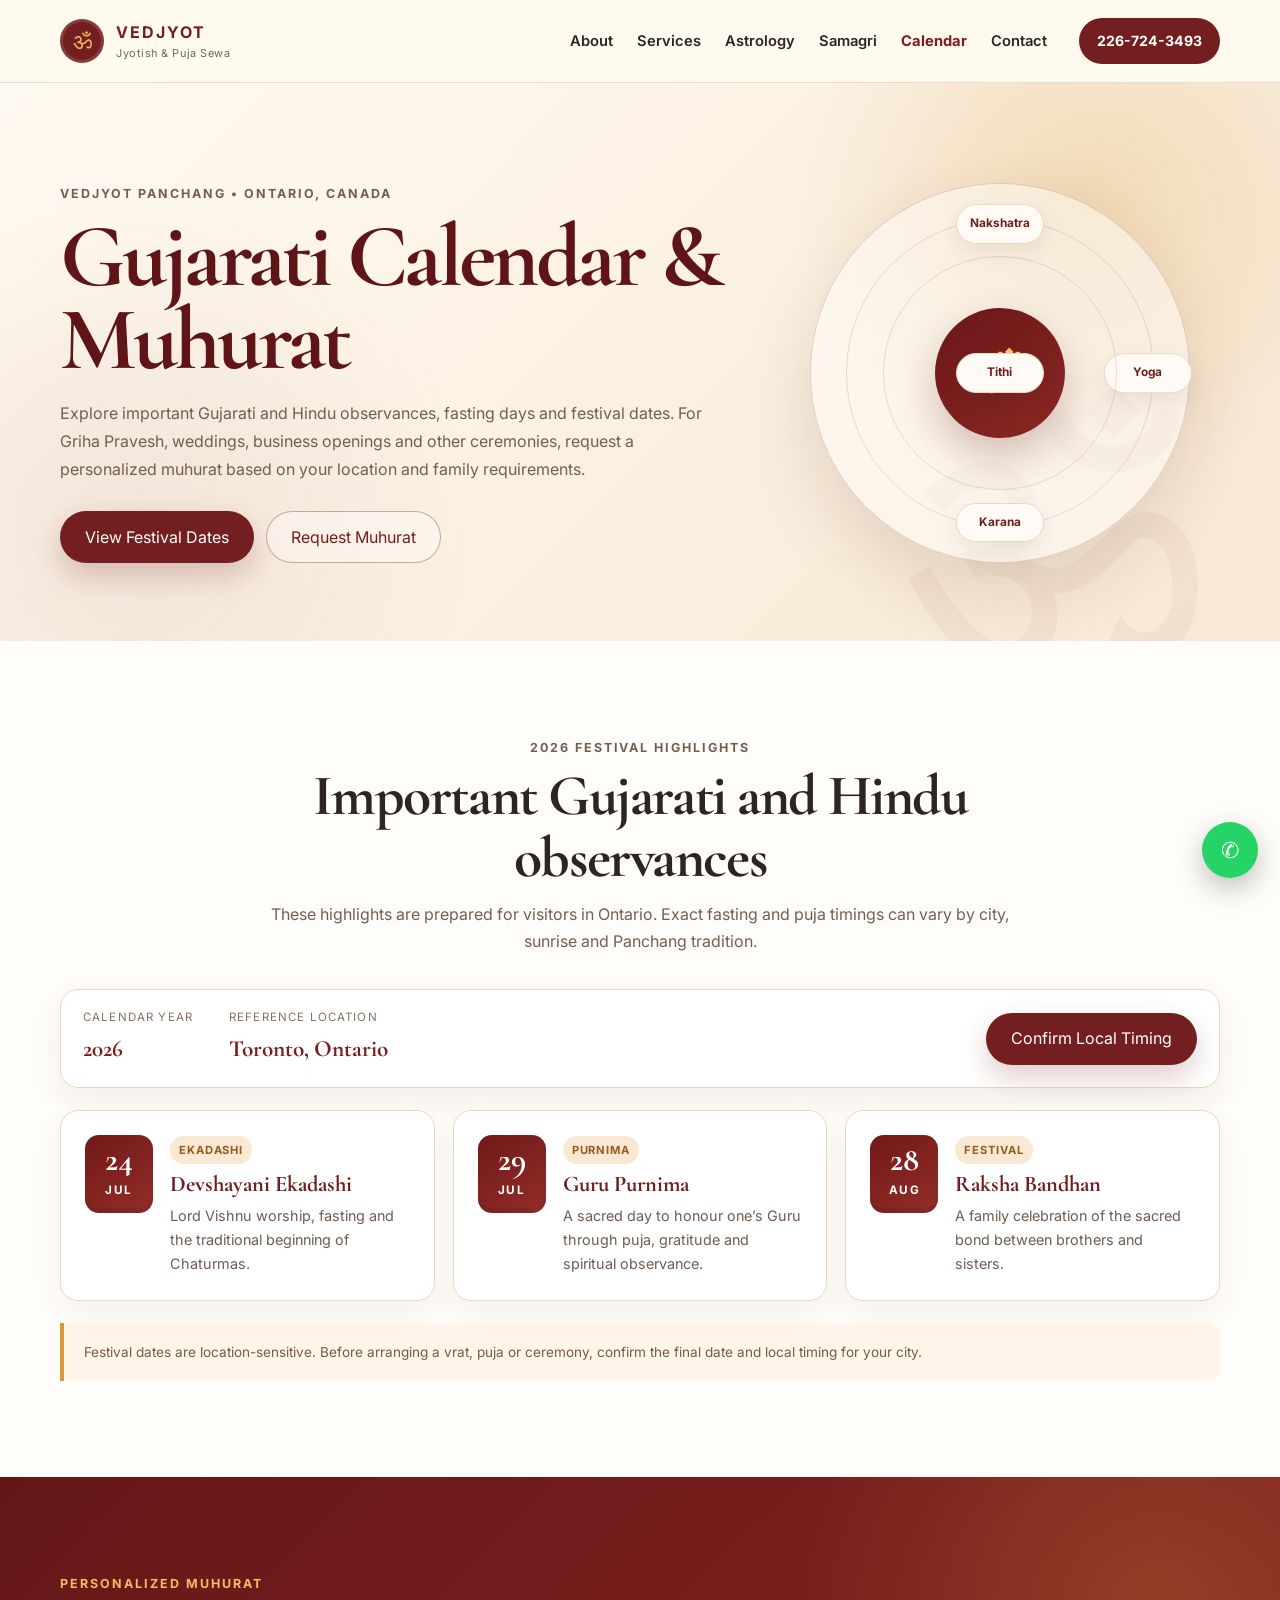
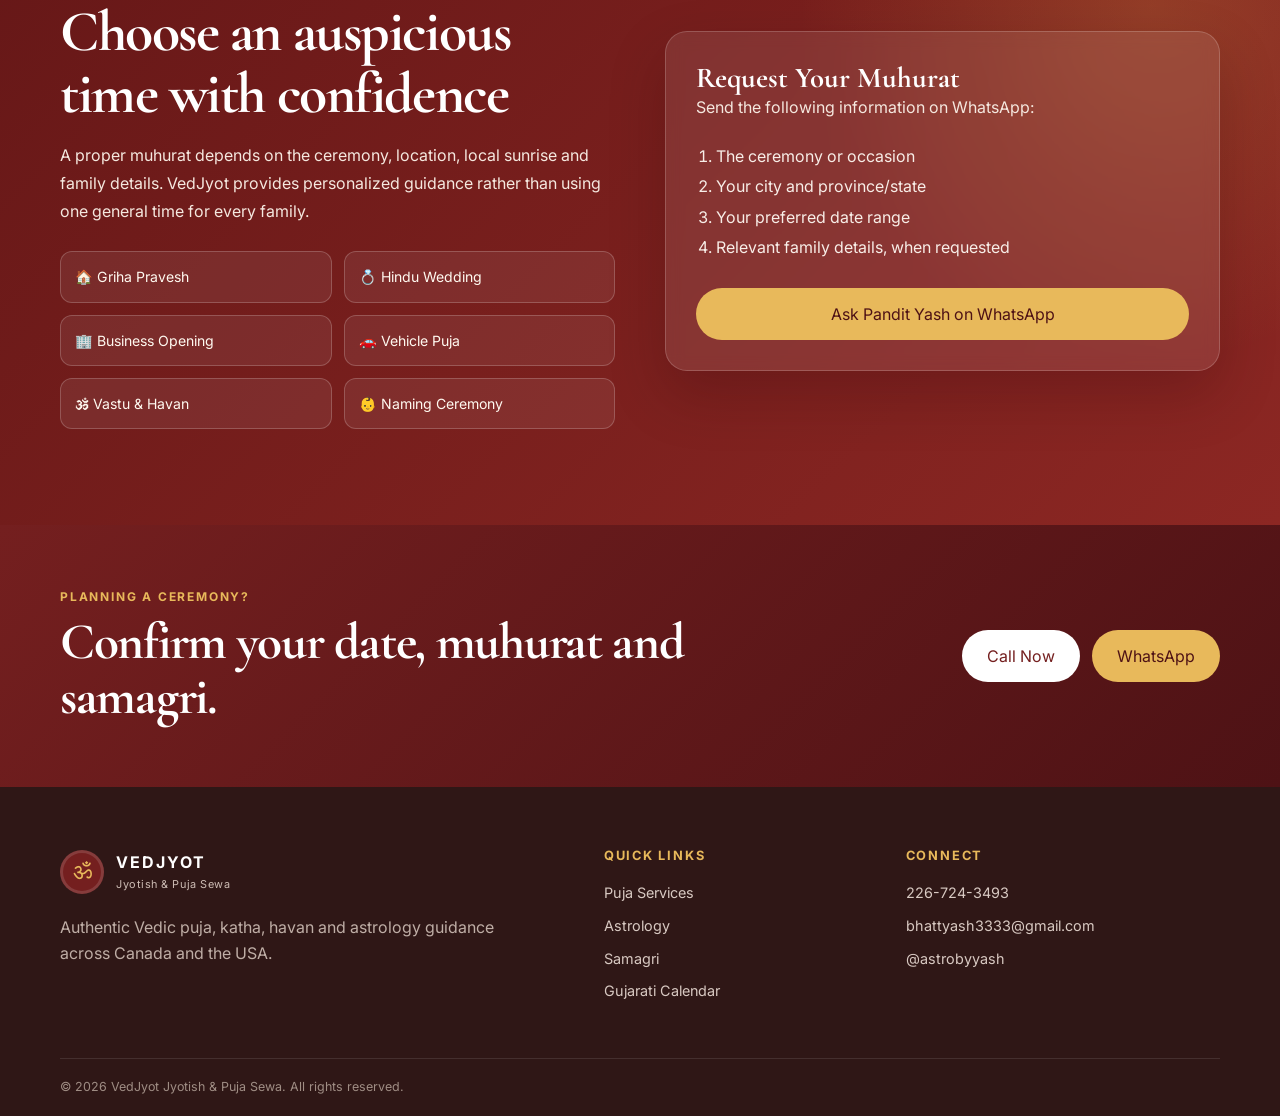
<file: calendar.html>
<!DOCTYPE html>
<html lang="en">
<head>
  <meta charset="utf-8"/>
  <meta name="viewport" content="width=device-width, initial-scale=1.0"/>
  <meta name="description" content="VedJyot Gujarati calendar, Hindu festival dates and personalized muhurat guidance for families across Canada and the USA."/>
  <meta name="theme-color" content="#7b1d1d"/>
  <title>Gujarati Calendar & Muhurat | VedJyot</title>
  <link rel="preconnect" href="https://fonts.googleapis.com"/>
  <link rel="preconnect" href="https://fonts.gstatic.com" crossorigin/>
  <link href="https://fonts.googleapis.com/css2?family=Cormorant+Garamond:wght@500;600;700&family=Inter:wght@400;500;600;700&display=swap" rel="stylesheet"/>
  <link href="style.css" rel="stylesheet"/>
  <style>
    :root{
      --calendar-maroon:#7b1d1d;
      --calendar-dark:#391817;
      --calendar-gold:#d89a3b;
      --calendar-cream:#fffaf1;
      --calendar-line:#ead8c1;
      --calendar-text:#5f493d;
    }
    .calendar-hero{
      position:relative;
      overflow:hidden;
      padding:100px 0 78px;
      background:
        radial-gradient(circle at 85% 22%,rgba(216,154,59,.25),transparent 25%),
        radial-gradient(circle at 10% 80%,rgba(123,29,29,.08),transparent 28%),
        linear-gradient(135deg,#fffaf1,#f7e8d4);
    }
    .calendar-hero:after{
      content:"ॐ";
      position:absolute;
      right:6%;
      bottom:-90px;
      color:rgba(123,29,29,.045);
      font-size:360px;
      font-family:"Cormorant Garamond",serif;
      line-height:1;
      pointer-events:none;
    }
    .calendar-hero-grid{
      position:relative;
      z-index:1;
      display:grid;
      grid-template-columns:1.2fr .8fr;
      gap:58px;
      align-items:center;
    }
    .calendar-hero h1{
      max-width:700px;
      margin:10px 0 18px;
      color:#5f1518;
      font-size:clamp(3.2rem,7vw,6rem);
      line-height:.93;
    }
    .calendar-hero p{
      max-width:660px;
      color:#735e50;
      line-height:1.75;
    }
    .calendar-hero-actions{
      display:flex;
      gap:12px;
      flex-wrap:wrap;
      margin-top:28px;
    }
    .panchang-orbit{
      width:min(380px,80vw);
      aspect-ratio:1;
      margin:auto;
      position:relative;
      display:grid;
      place-items:center;
      border:1px solid rgba(123,29,29,.18);
      border-radius:50%;
      box-shadow:0 30px 70px rgba(102,43,24,.14);
      background:rgba(255,255,255,.45);
    }
    .panchang-orbit:before,
    .panchang-orbit:after{
      content:"";
      position:absolute;
      border:1px solid rgba(123,29,29,.14);
      border-radius:50%;
    }
    .panchang-orbit:before{inset:35px}
    .panchang-orbit:after{inset:72px}
    .panchang-center{
      width:130px;
      height:130px;
      display:grid;
      place-items:center;
      border-radius:50%;
      color:#f6c76f;
      background:linear-gradient(145deg,#691717,#8b2824);
      font-size:58px;
      box-shadow:0 18px 40px rgba(91,22,22,.24);
    }
    .orbit-label{
      position:absolute;
      min-width:88px;
      padding:9px 12px;
      border:1px solid var(--calendar-line);
      border-radius:999px;
      background:#fffaf5;
      color:#6c201e;
      font-size:.74rem;
      font-weight:700;
      text-align:center;
      box-shadow:0 8px 22px rgba(64,31,16,.08);
    }
    .orbit-label:nth-of-type(2){top:20px;left:50%;transform:translateX(-50%)}
    .orbit-label:nth-of-type(3){right:-3px;top:50%;transform:translateY(-50%)}
    .orbit-label:nth-of-type(4){bottom:20px;left:50%;transform:translateX(-50%)}
    .orbit-label:nth-of-type(5){left:-3px;top:50%;transform:translateY(-50%)}

    .calendar-content{background:#fffdf9}
    .calendar-intro{
      max-width:790px;
      margin:0 auto 34px;
      text-align:center;
    }
    .calendar-intro h2{margin:6px 0 12px}
    .calendar-intro p{color:#735f52;line-height:1.7}
    .calendar-toolbar{
      display:flex;
      align-items:center;
      justify-content:space-between;
      gap:18px;
      margin-bottom:22px;
      padding:18px 22px;
      border:1px solid var(--calendar-line);
      border-radius:18px;
      background:#fff;
      box-shadow:0 12px 32px rgba(83,44,22,.07);
    }
    .calendar-toolbar-info{
      display:flex;
      gap:36px;
      flex-wrap:wrap;
    }
    .calendar-toolbar-info div{display:grid;gap:3px}
    .calendar-toolbar-info span{
      color:#8a7162;
      font-size:.72rem;
      text-transform:uppercase;
      letter-spacing:.1em;
    }
    .calendar-toolbar-info strong{
      color:var(--calendar-maroon);
      font-family:"Cormorant Garamond",serif;
      font-size:1.45rem;
    }
    .festival-grid{
      display:grid;
      grid-template-columns:repeat(3,1fr);
      gap:18px;
    }
    .festival-card{
      display:flex;
      gap:17px;
      min-height:190px;
      padding:24px;
      border:1px solid var(--calendar-line);
      border-radius:18px;
      background:#fff;
      box-shadow:0 12px 30px rgba(87,45,22,.06);
      transition:transform .25s ease,box-shadow .25s ease;
    }
    .festival-card:hover{
      transform:translateY(-5px);
      box-shadow:0 18px 38px rgba(87,45,22,.11);
    }
    .festival-date{
      flex:0 0 68px;
      width:68px;
      height:78px;
      display:grid;
      place-content:center;
      text-align:center;
      border-radius:14px;
      color:#fff;
      background:linear-gradient(145deg,#711919,#922d28);
      box-shadow:inset 0 -5px 0 rgba(0,0,0,.08);
    }
    .festival-date span{
      font-family:"Cormorant Garamond",serif;
      font-size:2.05rem;
      font-weight:700;
      line-height:.8;
    }
    .festival-date small{
      margin-top:8px;
      font-size:.73rem;
      font-weight:700;
      letter-spacing:.13em;
    }
    .festival-tag{
      display:inline-block;
      margin-bottom:8px;
      padding:5px 9px;
      border-radius:999px;
      background:#f8e8d4;
      color:#955c1a;
      font-size:.7rem;
      font-weight:700;
      text-transform:uppercase;
      letter-spacing:.08em;
    }
    .festival-info h3{
      margin:0 0 8px;
      color:#721d1d;
      font-size:1.4rem;
    }
    .festival-info p{
      margin:0;
      color:#705c50;
      font-size:.9rem;
      line-height:1.65;
    }
    .muhurat-section{
      background:
        radial-gradient(circle at 90% 20%,rgba(230,172,73,.2),transparent 28%),
        linear-gradient(135deg,#651717,#8c2723);
      color:#fff;
    }
    .muhurat-grid{
      display:grid;
      grid-template-columns:1fr 1fr;
      gap:50px;
      align-items:center;
    }
    .muhurat-section .section-label{color:#f0bc65}
    .muhurat-section h2{color:#fff;margin:6px 0 16px}
    .muhurat-section p{color:#f5e8df;line-height:1.75}
    .muhurat-list{
      display:grid;
      grid-template-columns:repeat(2,1fr);
      gap:12px;
      margin-top:26px;
    }
    .muhurat-list span{
      padding:13px 14px;
      border:1px solid rgba(255,255,255,.2);
      border-radius:12px;
      background:rgba(255,255,255,.07);
      color:#fff9f0;
      font-size:.88rem;
    }
    .muhurat-card{
      padding:30px;
      border:1px solid rgba(255,255,255,.18);
      border-radius:22px;
      background:rgba(255,255,255,.09);
      box-shadow:0 24px 56px rgba(39,5,7,.22);
      backdrop-filter:blur(8px);
    }
    .muhurat-card h3{margin-top:0;color:#fff;font-size:1.8rem}
    .muhurat-card ol{
      margin:20px 0 26px;
      padding-left:20px;
      color:#f8eee8;
      line-height:1.9;
    }
    .calendar-note{
      margin-top:22px;
      padding:18px 20px;
      border-left:4px solid var(--calendar-gold);
      border-radius:0 12px 12px 0;
      background:#fff6e9;
      color:#735b4c;
      font-size:.85rem;
      line-height:1.65;
    }
    .calendar-nav-active{
      color:#7b1d1d !important;
      font-weight:700 !important;
    }
    @media(max-width:960px){
      .calendar-hero-grid,.muhurat-grid{grid-template-columns:1fr}
      .festival-grid{grid-template-columns:1fr}
      .panchang-orbit{margin-top:15px}
    }
    @media(max-width:650px){
      .calendar-hero{padding:72px 0 55px}
      .calendar-toolbar{align-items:flex-start;flex-direction:column}
      .calendar-toolbar .btn{width:100%;text-align:center}
      .festival-card{padding:19px}
      .festival-date{flex-basis:58px;width:58px}
      .muhurat-list{grid-template-columns:1fr}
      .calendar-hero-actions .btn{width:100%;text-align:center}
    }
  </style>
</head>
<body>
<header class="site-header" id="top">
  <div class="container nav-wrap">
    <a aria-label="VedJyot home" class="brand" href="index.html#top">
      <span class="brand-mark">ॐ</span>
      <span>
        <strong>VEDJYOT</strong>
        <small>Jyotish &amp; Puja Sewa</small>
      </span>
    </a>
    <button aria-expanded="false" aria-label="Open menu" class="menu-toggle">☰</button>
    <nav class="nav-links">
      <a href="index.html#about">About</a>
      <a href="index.html#services">Services</a>
      <a href="index.html#astrology">Astrology</a>
      <a href="index.html#samagri">Samagri</a>
      <a class="calendar-nav-active" href="calendar.html">Calendar</a>
      <a href="index.html#contact">Contact</a>
    </nav>
    <a class="nav-phone" href="tel:+12267243493">226-724-3493</a>
  </div>
</header>

<main>
  <section class="calendar-hero">
    <div class="container calendar-hero-grid">
      <div>
        <p class="eyebrow">VedJyot Panchang • Ontario, Canada</p>
        <h1>Gujarati Calendar &amp; Muhurat</h1>
        <p>
          Explore important Gujarati and Hindu observances, fasting days and festival dates.
          For Griha Pravesh, weddings, business openings and other ceremonies, request a
          personalized muhurat based on your location and family requirements.
        </p>
        <div class="calendar-hero-actions">
          <a class="btn btn-primary" href="#festivals">View Festival Dates</a>
          <a class="btn btn-secondary" href="#muhurat">Request Muhurat</a>
        </div>
      </div>
      <div class="panchang-orbit" aria-label="Panchang elements">
        <div class="panchang-center">ॐ</div>
        <span class="orbit-label">Tithi</span>
        <span class="orbit-label">Nakshatra</span>
        <span class="orbit-label">Yoga</span>
        <span class="orbit-label">Karana</span>
      </div>
    </div>
  </section>

  <section class="section calendar-content" id="festivals">
    <div class="container">
      <div class="calendar-intro">
        <p class="section-label">2026 Festival Highlights</p>
        <h2>Important Gujarati and Hindu observances</h2>
        <p>
          These highlights are prepared for visitors in Ontario. Exact fasting and puja timings
          can vary by city, sunrise and Panchang tradition.
        </p>
      </div>

      <div class="calendar-toolbar">
        <div class="calendar-toolbar-info">
          <div><span>Calendar Year</span><strong>2026</strong></div>
          <div><span>Reference Location</span><strong>Toronto, Ontario</strong></div>
        </div>
        <a class="btn btn-primary" href="https://wa.me/12267243493?text=Namaste%2C%20I%20would%20like%20to%20confirm%20a%202026%20festival%20or%20puja%20timing%20for%20my%20city." target="_blank" rel="noopener">Confirm Local Timing</a>
      </div>

      <div class="festival-grid">
        <article class="festival-card">
          <div class="festival-date"><span>24</span><small>JUL</small></div>
          <div class="festival-info">
            <span class="festival-tag">Ekadashi</span>
            <h3>Devshayani Ekadashi</h3>
            <p>Lord Vishnu worship, fasting and the traditional beginning of Chaturmas.</p>
          </div>
        </article>
        <article class="festival-card">
          <div class="festival-date"><span>29</span><small>JUL</small></div>
          <div class="festival-info">
            <span class="festival-tag">Purnima</span>
            <h3>Guru Purnima</h3>
            <p>A sacred day to honour one’s Guru through puja, gratitude and spiritual observance.</p>
          </div>
        </article>
        <article class="festival-card">
          <div class="festival-date"><span>28</span><small>AUG</small></div>
          <div class="festival-info">
            <span class="festival-tag">Festival</span>
            <h3>Raksha Bandhan</h3>
            <p>A family celebration of the sacred bond between brothers and sisters.</p>
          </div>
        </article>
      </div>

      <div class="calendar-note">
        Festival dates are location-sensitive. Before arranging a vrat, puja or ceremony, confirm
        the final date and local timing for your city.
      </div>
    </div>
  </section>

  <section class="section muhurat-section" id="muhurat">
    <div class="container muhurat-grid">
      <div>
        <p class="section-label">Personalized Muhurat</p>
        <h2>Choose an auspicious time with confidence</h2>
        <p>
          A proper muhurat depends on the ceremony, location, local sunrise and family details.
          VedJyot provides personalized guidance rather than using one general time for every family.
        </p>
        <div class="muhurat-list">
          <span>🏠 Griha Pravesh</span>
          <span>💍 Hindu Wedding</span>
          <span>🏢 Business Opening</span>
          <span>🚗 Vehicle Puja</span>
          <span>🕉 Vastu &amp; Havan</span>
          <span>👶 Naming Ceremony</span>
        </div>
      </div>
      <div class="muhurat-card">
        <h3>Request Your Muhurat</h3>
        <p>Send the following information on WhatsApp:</p>
        <ol>
          <li>The ceremony or occasion</li>
          <li>Your city and province/state</li>
          <li>Your preferred date range</li>
          <li>Relevant family details, when requested</li>
        </ol>
        <a class="btn btn-gold full" href="https://wa.me/12267243493?text=Namaste%2C%20I%20would%20like%20a%20personal%20muhurat.%0A%0ACeremony%3A%0ACity%3A%0APreferred%20date%20range%3A" target="_blank" rel="noopener">Ask Pandit Yash on WhatsApp</a>
      </div>
    </div>
  </section>

  <section class="final-cta">
    <div class="container cta-inner">
      <div>
        <p>Planning a ceremony?</p>
        <h2>Confirm your date, muhurat and samagri.</h2>
      </div>
      <div class="cta-actions">
        <a class="btn btn-light" href="tel:+12267243493">Call Now</a>
        <a class="btn btn-gold" href="https://wa.me/12267243493" target="_blank" rel="noopener">WhatsApp</a>
      </div>
    </div>
  </section>
</main>

<footer>
  <div class="container footer-grid">
    <div class="footer-brand">
      <div class="brand">
        <span class="brand-mark">ॐ</span>
        <span><strong>VEDJYOT</strong><small>Jyotish &amp; Puja Sewa</small></span>
      </div>
      <p>Authentic Vedic puja, katha, havan and astrology guidance across Canada and the USA.</p>
    </div>
    <div>
      <h4>Quick Links</h4>
      <a href="index.html#services">Puja Services</a>
      <a href="index.html#astrology">Astrology</a>
      <a href="index.html#samagri">Samagri</a>
      <a href="calendar.html">Gujarati Calendar</a>
    </div>
    <div>
      <h4>Connect</h4>
      <a href="tel:+12267243493">226-724-3493</a>
      <a href="mailto:bhattyash3333@gmail.com">bhattyash3333@gmail.com</a>
      <a href="https://instagram.com/astrobyyash" target="_blank" rel="noopener">@astrobyyash</a>
    </div>
  </div>
  <div class="copyright">© 2026 VedJyot Jyotish &amp; Puja Sewa. All rights reserved.</div>
</footer>

<a aria-label="Chat on WhatsApp" class="floating-whatsapp" href="https://wa.me/12267243493" target="_blank" rel="noopener">✆</a>
<script src="script.js"></script>
</body>
</html>
</file>
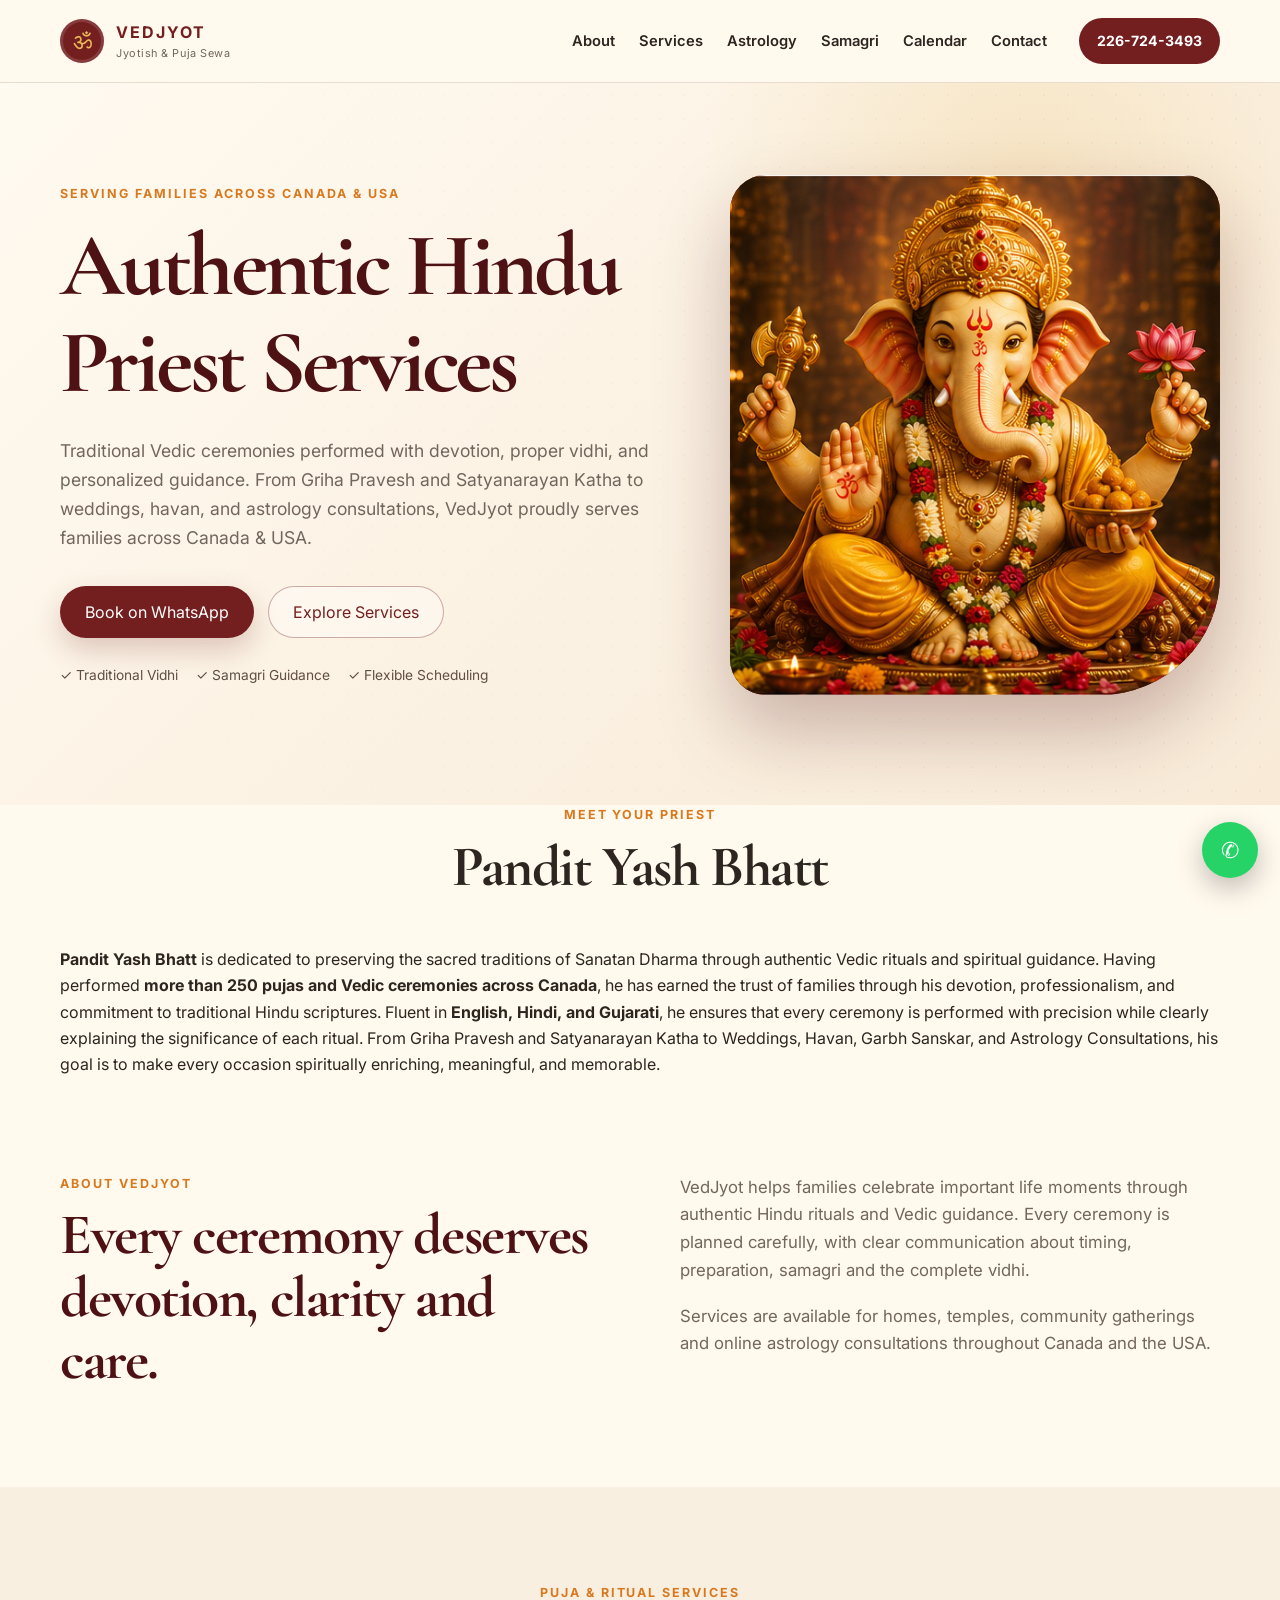
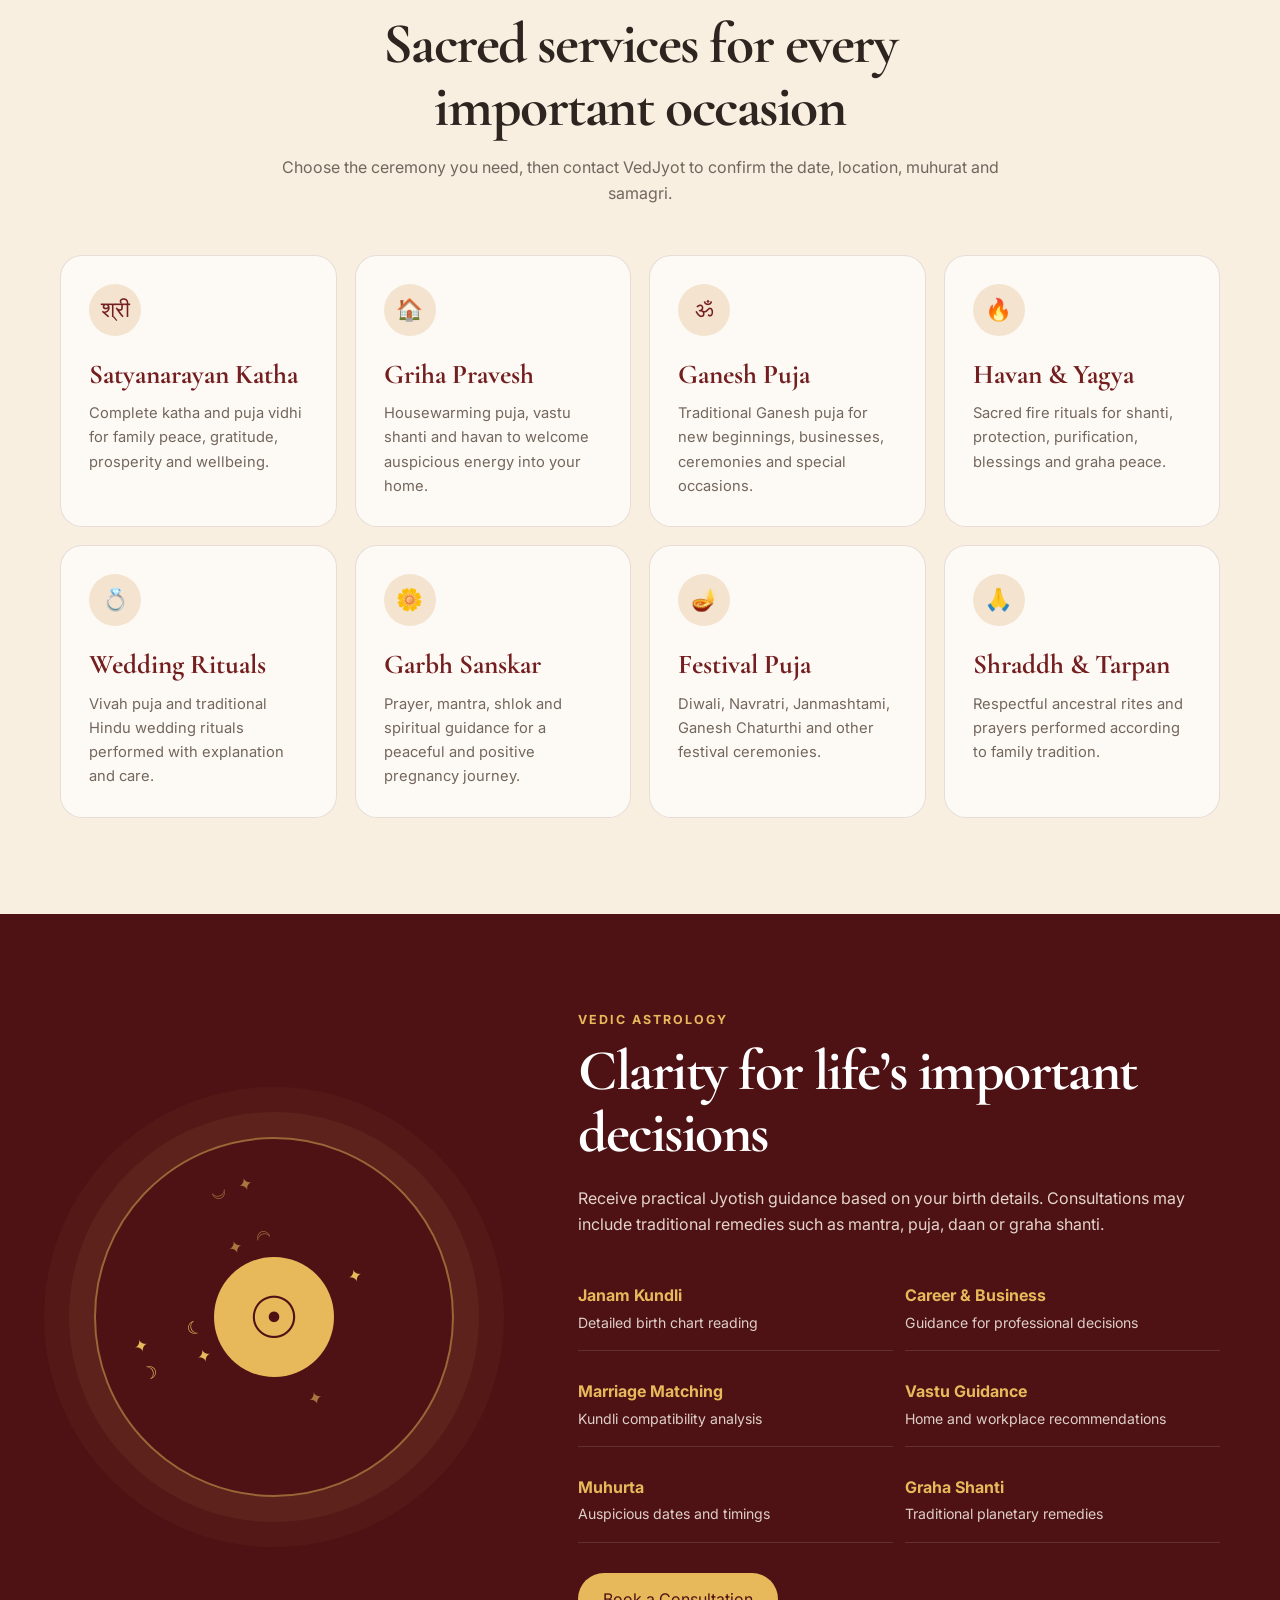
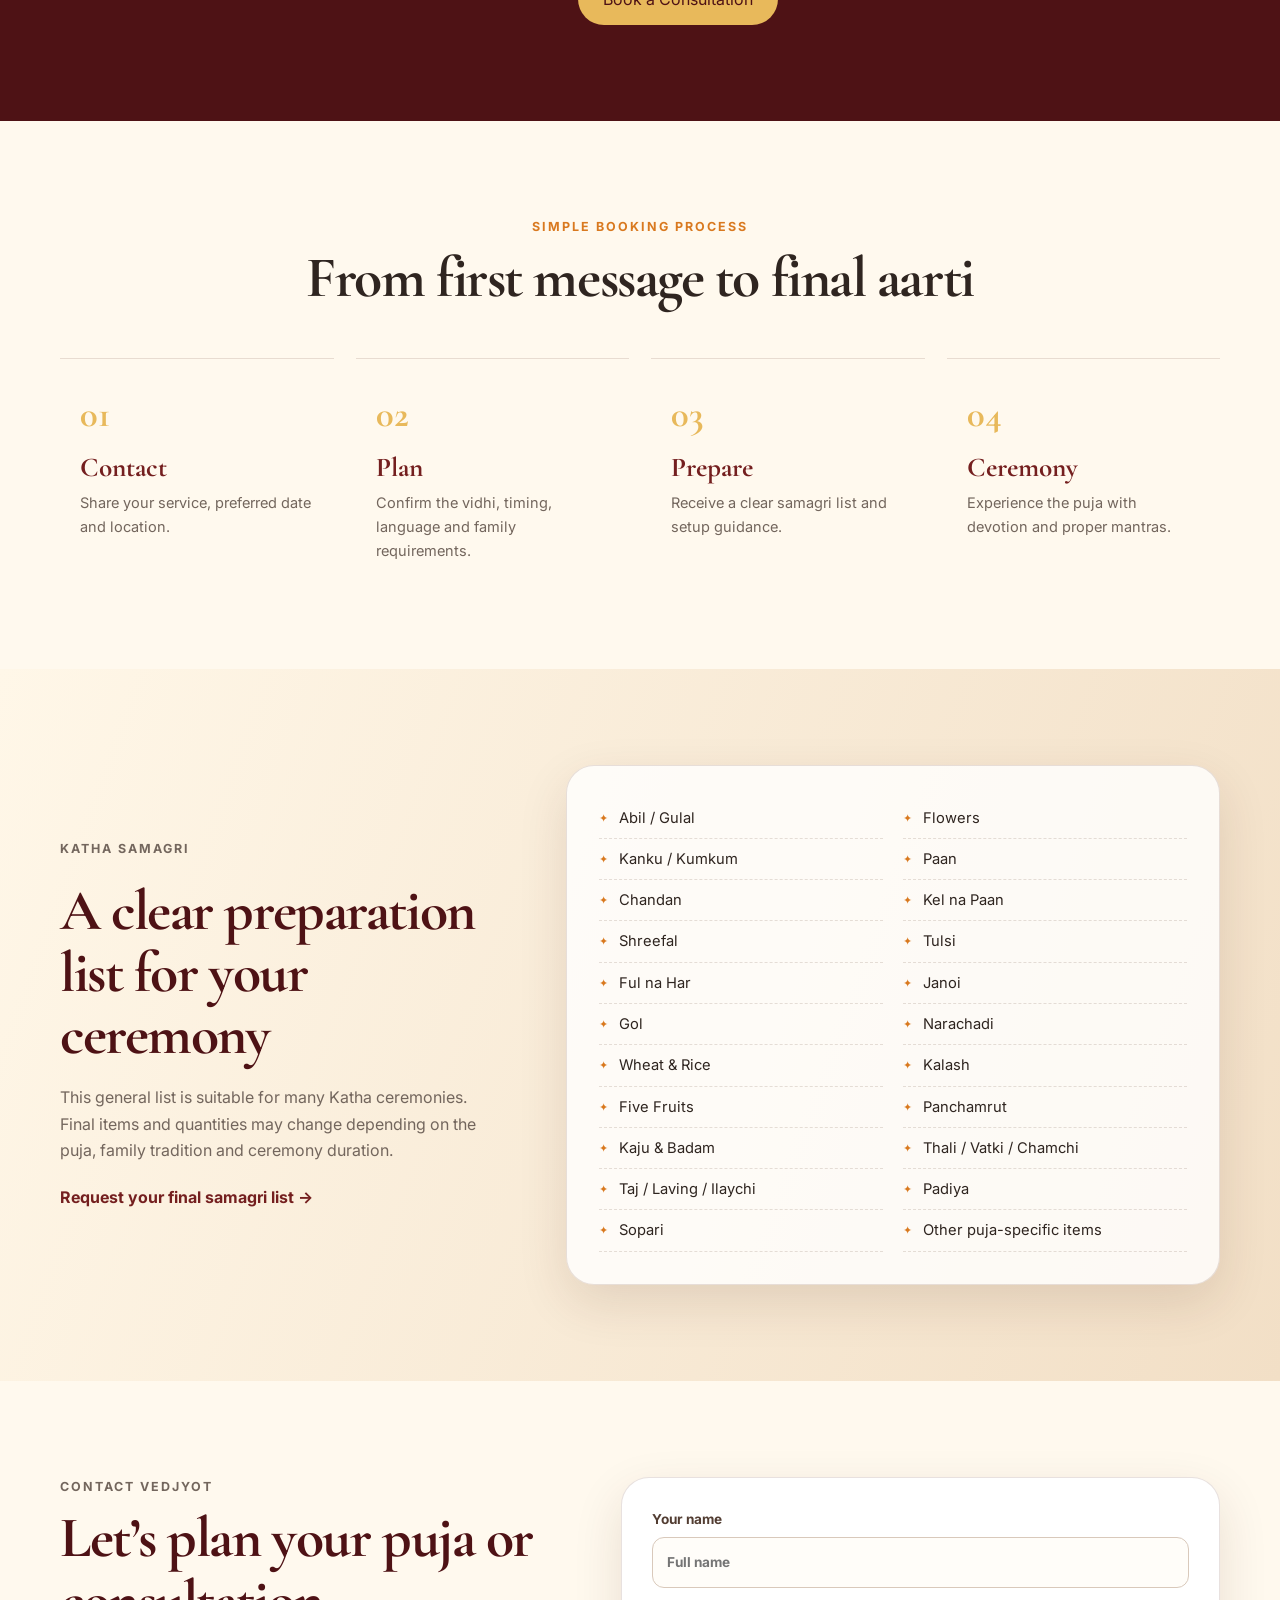
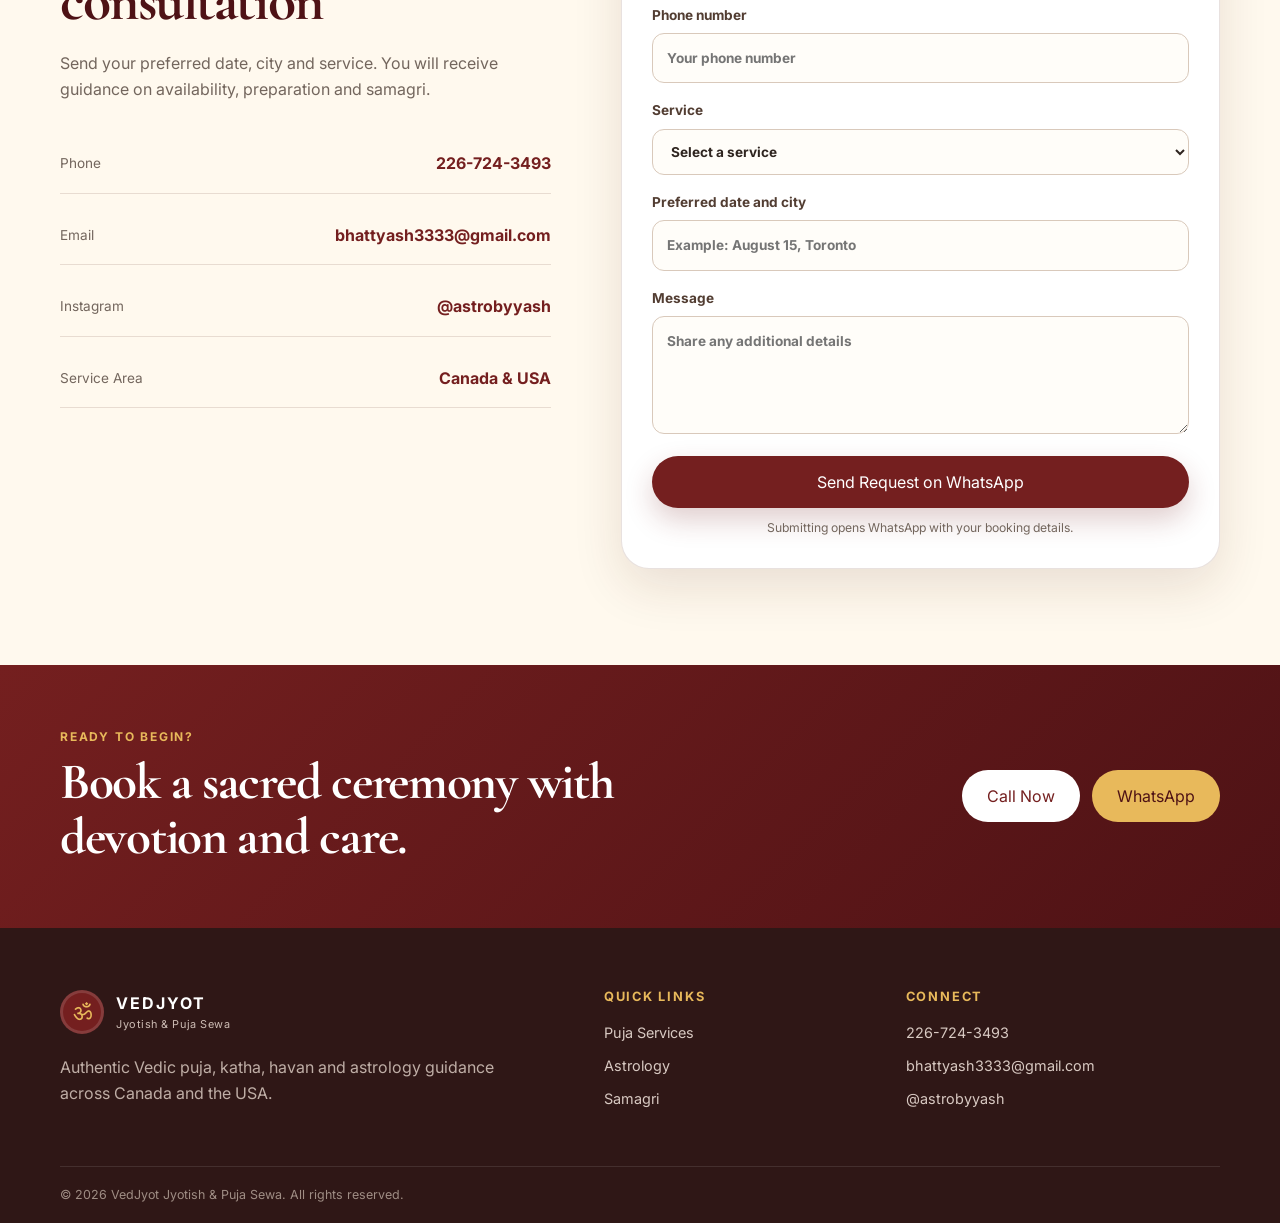
<file: index(4).html>
<!DOCTYPE html>

<html lang="en">
<head>
<meta charset="utf-8"/>
<meta content="width=device-width, initial-scale=1.0" name="viewport"/>
<meta content="VedJyot offers authentic Vedic puja, katha, havan, wedding rituals, vastu and astrology services across Canada and the USA." name="description"/>
<meta content="Hindu priest Canada, Gujarati priest Ontario, Vedic puja, Satyanarayan Katha, Griha Pravesh, astrology consultation, VedJyot" name="keywords"/>
<meta content="#7b1d1d" name="theme-color"/>
<title>VedJyot | Jyotish &amp; Puja Sewa</title>
<link href="https://fonts.googleapis.com" rel="preconnect"/>
<link crossorigin="" href="https://fonts.gstatic.com" rel="preconnect"/>
<link href="https://fonts.googleapis.com/css2?family=Cormorant+Garamond:wght@500;600;700&amp;family=Inter:wght@400;500;600;700&amp;display=swap" rel="stylesheet"/>
<link href="style.css" rel="stylesheet"/>
</head>
<body>
<header class="site-header" id="top">
<div class="container nav-wrap">
<a aria-label="VedJyot home" class="brand" href="#top">
<span class="brand-mark">ॐ</span>
<span>
<strong>VEDJYOT</strong>
<small>Jyotish &amp; Puja Sewa</small>
</span>
</a>
<button aria-expanded="false" aria-label="Open menu" class="menu-toggle">☰</button>
<nav class="nav-links">
<a href="#about">About</a>
<a href="#services">Services</a>
<a href="#astrology">Astrology</a>
<a href="#samagri">Samagri</a>
<a href="calendar.html">Calendar</a><a href="#contact">Contact</a>
</nav>
<a class="nav-phone" href="tel:+12267243493">226-724-3493</a>
</div>
</header>
<main>
<section class="hero">
<div class="hero-pattern"></div>
<div class="container hero-grid">
<div class="hero-copy">
<p class="eyebrow">Serving families across Canada &amp; USA</p>
<h1>Authentic Hindu Priest Services</h1>
<p class="hero-text">
    Traditional Vedic ceremonies performed with devotion, proper vidhi, and personalized guidance.
    From Griha Pravesh and Satyanarayan Katha to weddings, havan, and astrology consultations,
    VedJyot proudly serves families across Canada &amp; USA.
</p>
<div class="hero-actions">
<a class="btn btn-primary" href="https://wa.me/12267243493?text=Namaste%2C%20I%20would%20like%20to%20book%20a%20puja%20or%20consultation." rel="noopener" target="_blank">Book on WhatsApp</a>
<a class="btn btn-secondary" href="#services">Explore Services</a>
</div>
<div class="trust-row">
<span>✓ Traditional Vidhi</span>
<span>✓ Samagri Guidance</span>
<span>✓ Flexible Scheduling</span>
</div>
</div>
<div class="hero-image-wrap">
<img alt="Lord Ganesha in a beautifully decorated temple setting" class="hero-image" src="ganpati-hero.png?v=2"/>
</div>
</div>
</section>
<section class="about-pandit">
<div class="container">
<div class="section-heading centered">
<p class="section-label">Meet Your Priest</p>
<h2>Pandit Yash Bhatt</h2>
</div>
<p>
<strong>Pandit Yash Bhatt</strong> is dedicated to preserving the sacred traditions of Sanatan Dharma through authentic Vedic rituals and spiritual guidance. Having performed <strong>more than 250 pujas and Vedic ceremonies across Canada</strong>, he has earned the trust of families through his devotion, professionalism, and commitment to traditional Hindu scriptures. Fluent in <strong>English, Hindi, and Gujarati</strong>, he ensures that every ceremony is performed with precision while clearly explaining the significance of each ritual. From Griha Pravesh and Satyanarayan Katha to Weddings, Havan, Garbh Sanskar, and Astrology Consultations, his goal is to make every occasion spiritually enriching, meaningful, and memorable.
</p>
</div>
</section>
<section class="intro section" id="about">
<div class="container split">
<div>
<p class="section-label">About VedJyot</p>
<h2>Every ceremony deserves devotion, clarity and care.</h2>
</div>
<div class="intro-copy">
<p>
            VedJyot helps families celebrate important life moments through authentic Hindu rituals
            and Vedic guidance. Every ceremony is planned carefully, with clear communication about
            timing, preparation, samagri and the complete vidhi.
          </p>
<p>
            Services are available for homes, temples, community gatherings and online astrology
            consultations throughout Canada and the USA.
          </p>
</div>
</div>
</section>
<section class="section warm" id="services">
<div class="container">
<div class="section-heading centered">
<p class="section-label">Puja &amp; Ritual Services</p>
<h2>Sacred services for every important occasion</h2>
<p>Choose the ceremony you need, then contact VedJyot to confirm the date, location, muhurat and samagri.</p>
</div>
<div class="service-grid">
<article class="service-card">
<div class="icon">श्री</div>
<h3>Satyanarayan Katha</h3>
<p>Complete katha and puja vidhi for family peace, gratitude, prosperity and wellbeing.</p>
</article>
<article class="service-card">
<div class="icon">🏠</div>
<h3>Griha Pravesh</h3>
<p>Housewarming puja, vastu shanti and havan to welcome auspicious energy into your home.</p>
</article>
<article class="service-card">
<div class="icon">ॐ</div>
<h3>Ganesh Puja</h3>
<p>Traditional Ganesh puja for new beginnings, businesses, ceremonies and special occasions.</p>
</article>
<article class="service-card">
<div class="icon">🔥</div>
<h3>Havan &amp; Yagya</h3>
<p>Sacred fire rituals for shanti, protection, purification, blessings and graha peace.</p>
</article>
<article class="service-card">
<div class="icon">💍</div>
<h3>Wedding Rituals</h3>
<p>Vivah puja and traditional Hindu wedding rituals performed with explanation and care.</p>
</article>
<article class="service-card">
<div class="icon">🌼</div>
<h3>Garbh Sanskar</h3>
<p>Prayer, mantra, shlok and spiritual guidance for a peaceful and positive pregnancy journey.</p>
</article>
<article class="service-card">
<div class="icon">🪔</div>
<h3>Festival Puja</h3>
<p>Diwali, Navratri, Janmashtami, Ganesh Chaturthi and other festival ceremonies.</p>
</article>
<article class="service-card">
<div class="icon">🙏</div>
<h3>Shraddh &amp; Tarpan</h3>
<p>Respectful ancestral rites and prayers performed according to family tradition.</p>
</article>
</div>
</div>
</section>
<section class="section astrology" id="astrology">
<div class="container astrology-grid">
<div class="astro-visual">
<div class="zodiac-ring">
<div class="zodiac-center">☉</div>
</div>
</div>
<div>
<p class="section-label light-label">Vedic Astrology</p>
<h2>Clarity for life’s important decisions</h2>
<p class="astro-intro">
            Receive practical Jyotish guidance based on your birth details. Consultations may include
            traditional remedies such as mantra, puja, daan or graha shanti.
          </p>
<div class="astro-list">
<div><strong>Janam Kundli</strong><span>Detailed birth chart reading</span></div>
<div><strong>Career &amp; Business</strong><span>Guidance for professional decisions</span></div>
<div><strong>Marriage Matching</strong><span>Kundli compatibility analysis</span></div>
<div><strong>Vastu Guidance</strong><span>Home and workplace recommendations</span></div>
<div><strong>Muhurta</strong><span>Auspicious dates and timings</span></div>
<div><strong>Graha Shanti</strong><span>Traditional planetary remedies</span></div>
</div>
<a class="btn btn-gold" href="https://wa.me/12267243493?text=Namaste%2C%20I%20would%20like%20to%20book%20an%20astrology%20consultation." rel="noopener" target="_blank">Book a Consultation</a>
</div>
</div>
</section>
<section class="section" id="process">
<div class="container">
<div class="section-heading centered">
<p class="section-label">Simple Booking Process</p>
<h2>From first message to final aarti</h2>
</div>
<div class="steps">
<div class="step"><span>01</span><h3>Contact</h3><p>Share your service, preferred date and location.</p></div>
<div class="step"><span>02</span><h3>Plan</h3><p>Confirm the vidhi, timing, language and family requirements.</p></div>
<div class="step"><span>03</span><h3>Prepare</h3><p>Receive a clear samagri list and setup guidance.</p></div>
<div class="step"><span>04</span><h3>Ceremony</h3><p>Experience the puja with devotion and proper mantras.</p></div>
</div>
</div>
</section>
<section class="section samagri" id="samagri">
<div class="container samagri-grid">
<div>
<p class="section-label">Katha Samagri</p>
<h2>A clear preparation list for your ceremony</h2>
<p>
            This general list is suitable for many Katha ceremonies. Final items and quantities may
            change depending on the puja, family tradition and ceremony duration.
          </p>
<a class="text-link" href="mailto:bhattyash3333@gmail.com?subject=Samagri%20List%20Request">Request your final samagri list →</a>
</div>
<div class="samagri-card">
<div class="samagri-columns">
<ul>
<li>Abil / Gulal</li><li>Kanku / Kumkum</li><li>Chandan</li>
<li>Shreefal</li><li>Ful na Har</li><li>Gol</li>
<li>Wheat &amp; Rice</li><li>Five Fruits</li><li>Kaju &amp; Badam</li>
<li>Taj / Laving / Ilaychi</li><li>Sopari</li>
</ul>
<ul>
<li>Flowers</li><li>Paan</li><li>Kel na Paan</li>
<li>Tulsi</li><li>Janoi</li><li>Narachadi</li>
<li>Kalash</li><li>Panchamrut</li><li>Thali / Vatki / Chamchi</li>
<li>Padiya</li><li>Other puja-specific items</li>
</ul>
</div>
</div>
</div>
</section>
<section class="section contact" id="contact">
<div class="container contact-grid">
<div>
<p class="section-label">Contact VedJyot</p>
<h2>Let’s plan your puja or consultation</h2>
<p>Send your preferred date, city and service. You will receive guidance on availability, preparation and samagri.</p>
<div class="contact-details">
<a href="tel:+12267243493"><span>Phone</span><strong>226-724-3493</strong></a>
<a href="mailto:bhattyash3333@gmail.com"><span>Email</span><strong>bhattyash3333@gmail.com</strong></a>
<a href="https://instagram.com/astrobyyash" rel="noopener" target="_blank"><span>Instagram</span><strong>@astrobyyash</strong></a>
<div><span>Service Area</span><strong>Canada &amp; USA</strong></div>
</div>
</div>
<form class="contact-form" id="bookingForm">
<label>
            Your name
            <input id="name" placeholder="Full name" required="" type="text"/>
</label>
<label>
            Phone number
            <input id="phone" placeholder="Your phone number" required="" type="tel"/>
</label>
<label>
            Service
            <select id="service" required="">
<option value="">Select a service</option>
<option>Satyanarayan Katha</option>
<option>Griha Pravesh</option>
<option>Wedding Rituals</option>
<option>Garbh Sanskar</option>
<option>Havan / Yagya</option>
<option>Astrology Consultation</option>
<option>Other Puja</option>
</select>
</label>
<label>
            Preferred date and city
            <input id="details" placeholder="Example: August 15, Toronto" type="text"/>
</label>
<label>
            Message
            <textarea id="message" placeholder="Share any additional details" rows="4"></textarea>
</label>
<button class="btn btn-primary full" type="submit">Send Request on WhatsApp</button>
<p class="form-note">Submitting opens WhatsApp with your booking details.</p>
</form>
</div>
</section>
<section class="final-cta">
<div class="container cta-inner">
<div>
<p>Ready to begin?</p>
<h2>Book a sacred ceremony with devotion and care.</h2>
</div>
<div class="cta-actions">
<a class="btn btn-light" href="tel:+12267243493">Call Now</a>
<a class="btn btn-gold" href="https://wa.me/12267243493" rel="noopener" target="_blank">WhatsApp</a>
</div>
</div>
</section>
</main>
<footer>
<div class="container footer-grid">
<div class="footer-brand">
<div class="brand">
<span class="brand-mark">ॐ</span>
<span><strong>VEDJYOT</strong><small>Jyotish &amp; Puja Sewa</small></span>
</div>
<p>Authentic Vedic puja, katha, havan and astrology guidance across Canada and the USA.</p>
</div>
<div>
<h4>Quick Links</h4>
<a href="#services">Puja Services</a>
<a href="#astrology">Astrology</a>
<a href="#samagri">Samagri</a>
</div>
<div>
<h4>Connect</h4>
<a href="tel:+12267243493">226-724-3493</a>
<a href="mailto:bhattyash3333@gmail.com">bhattyash3333@gmail.com</a>
<a href="https://instagram.com/astrobyyash" rel="noopener" target="_blank">@astrobyyash</a>
</div>
</div>
<div class="copyright">© 2026 VedJyot Jyotish &amp; Puja Sewa. All rights reserved.</div>
</footer>
<a aria-label="Chat on WhatsApp" class="floating-whatsapp" href="https://wa.me/12267243493" rel="noopener" target="_blank">✆</a>
<script src="script.js"></script>
</body>
</html>
</file>
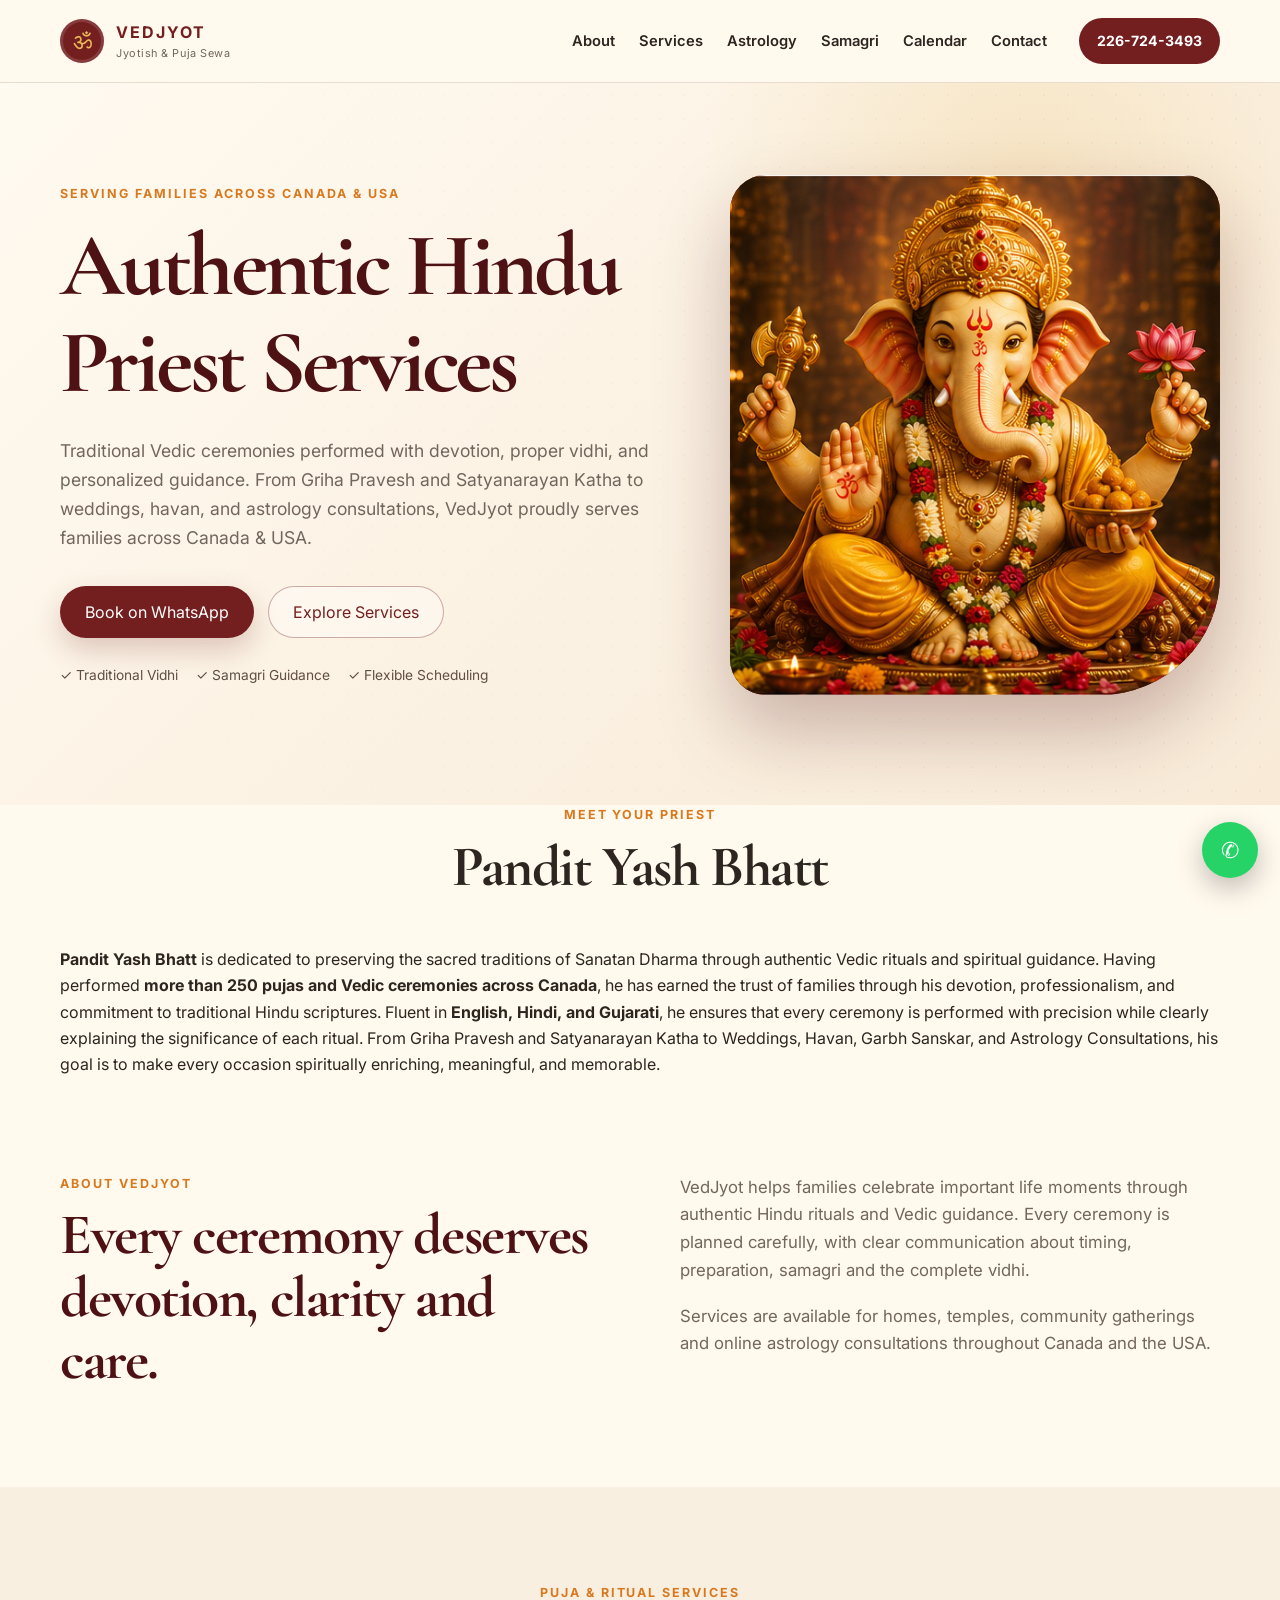
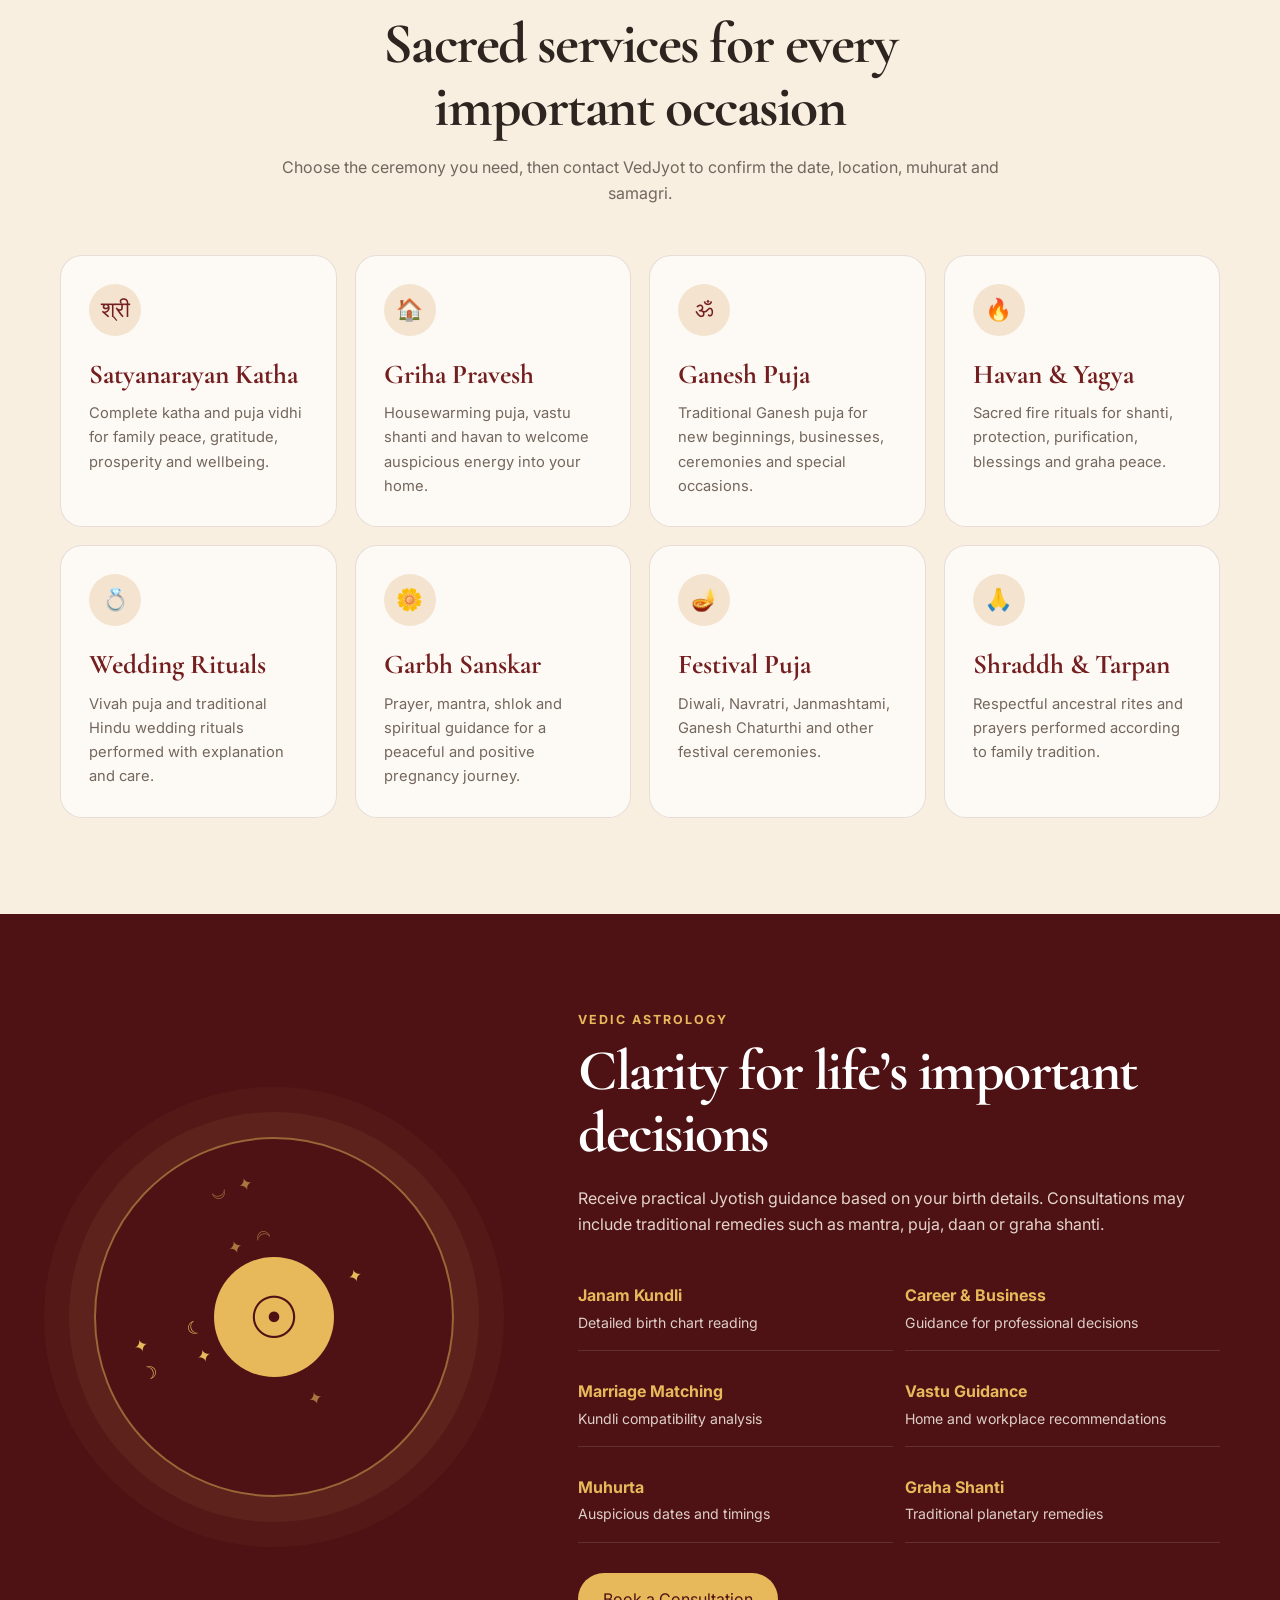
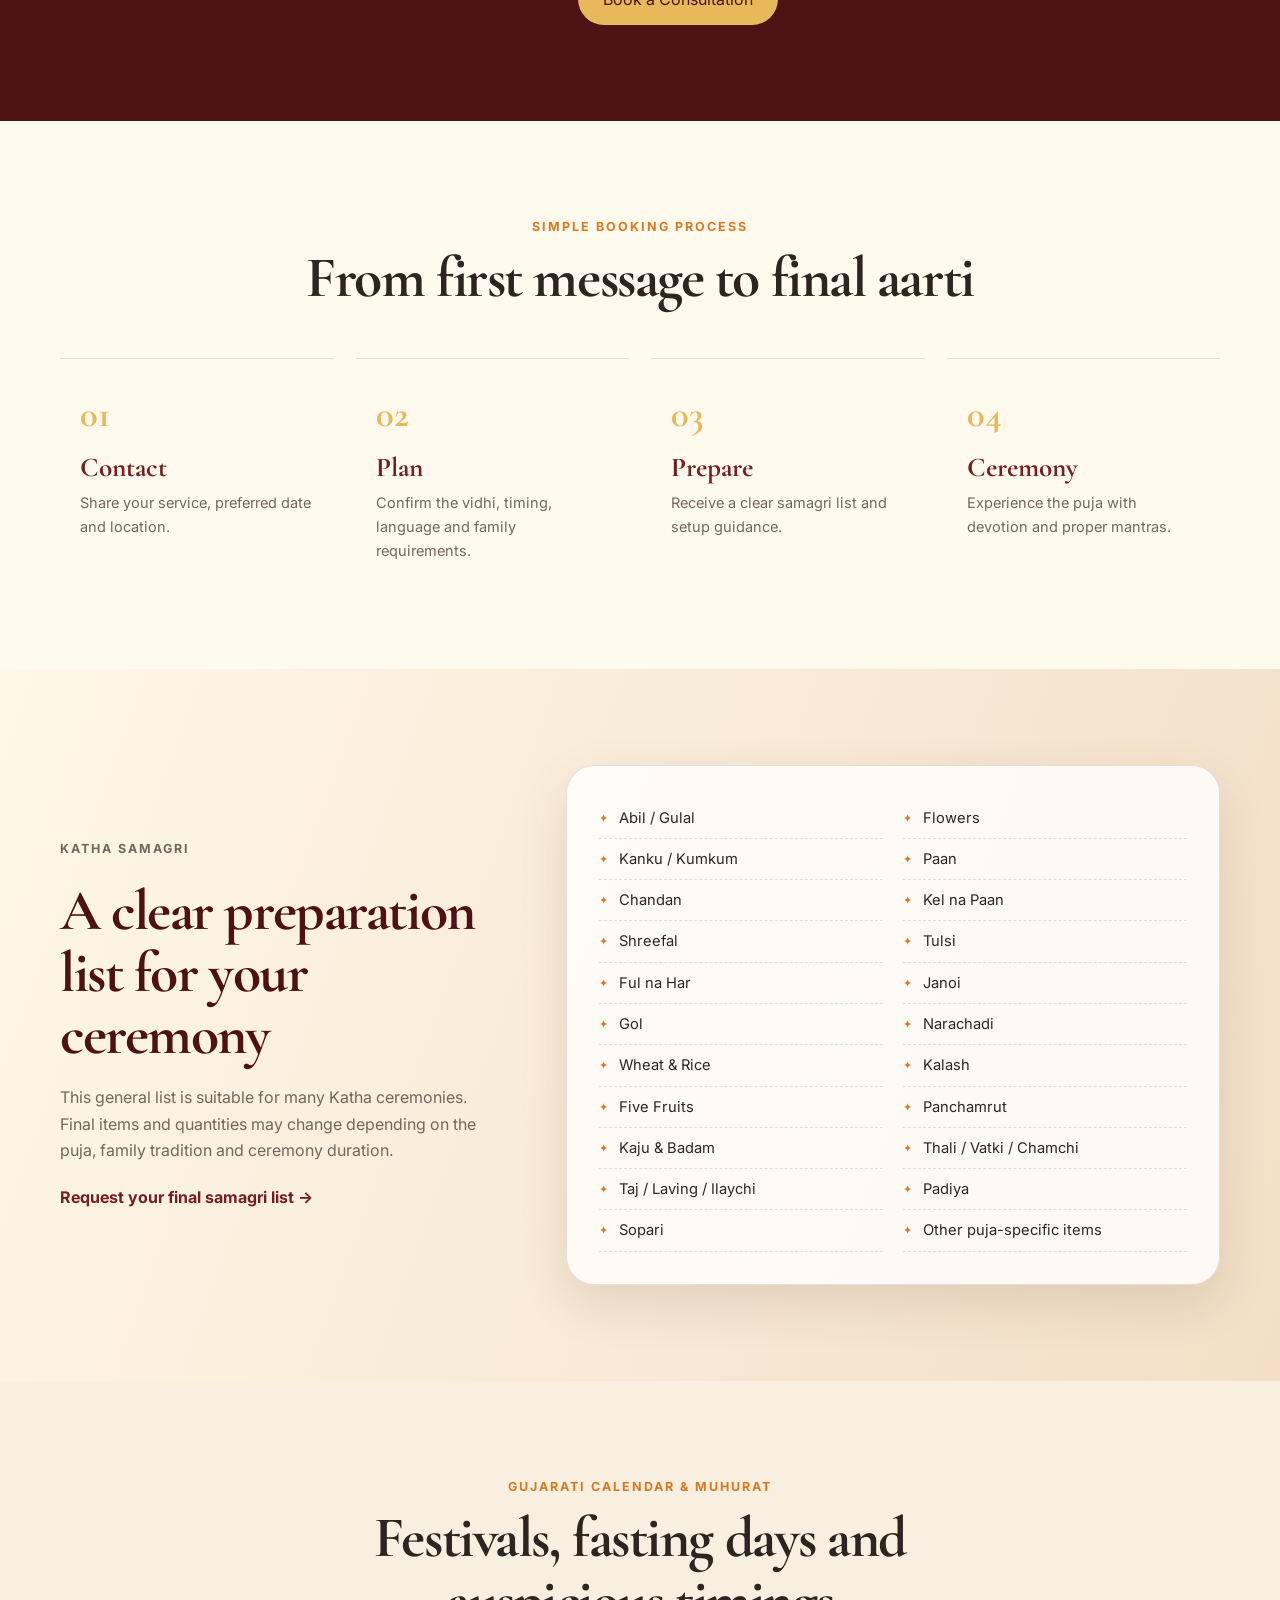
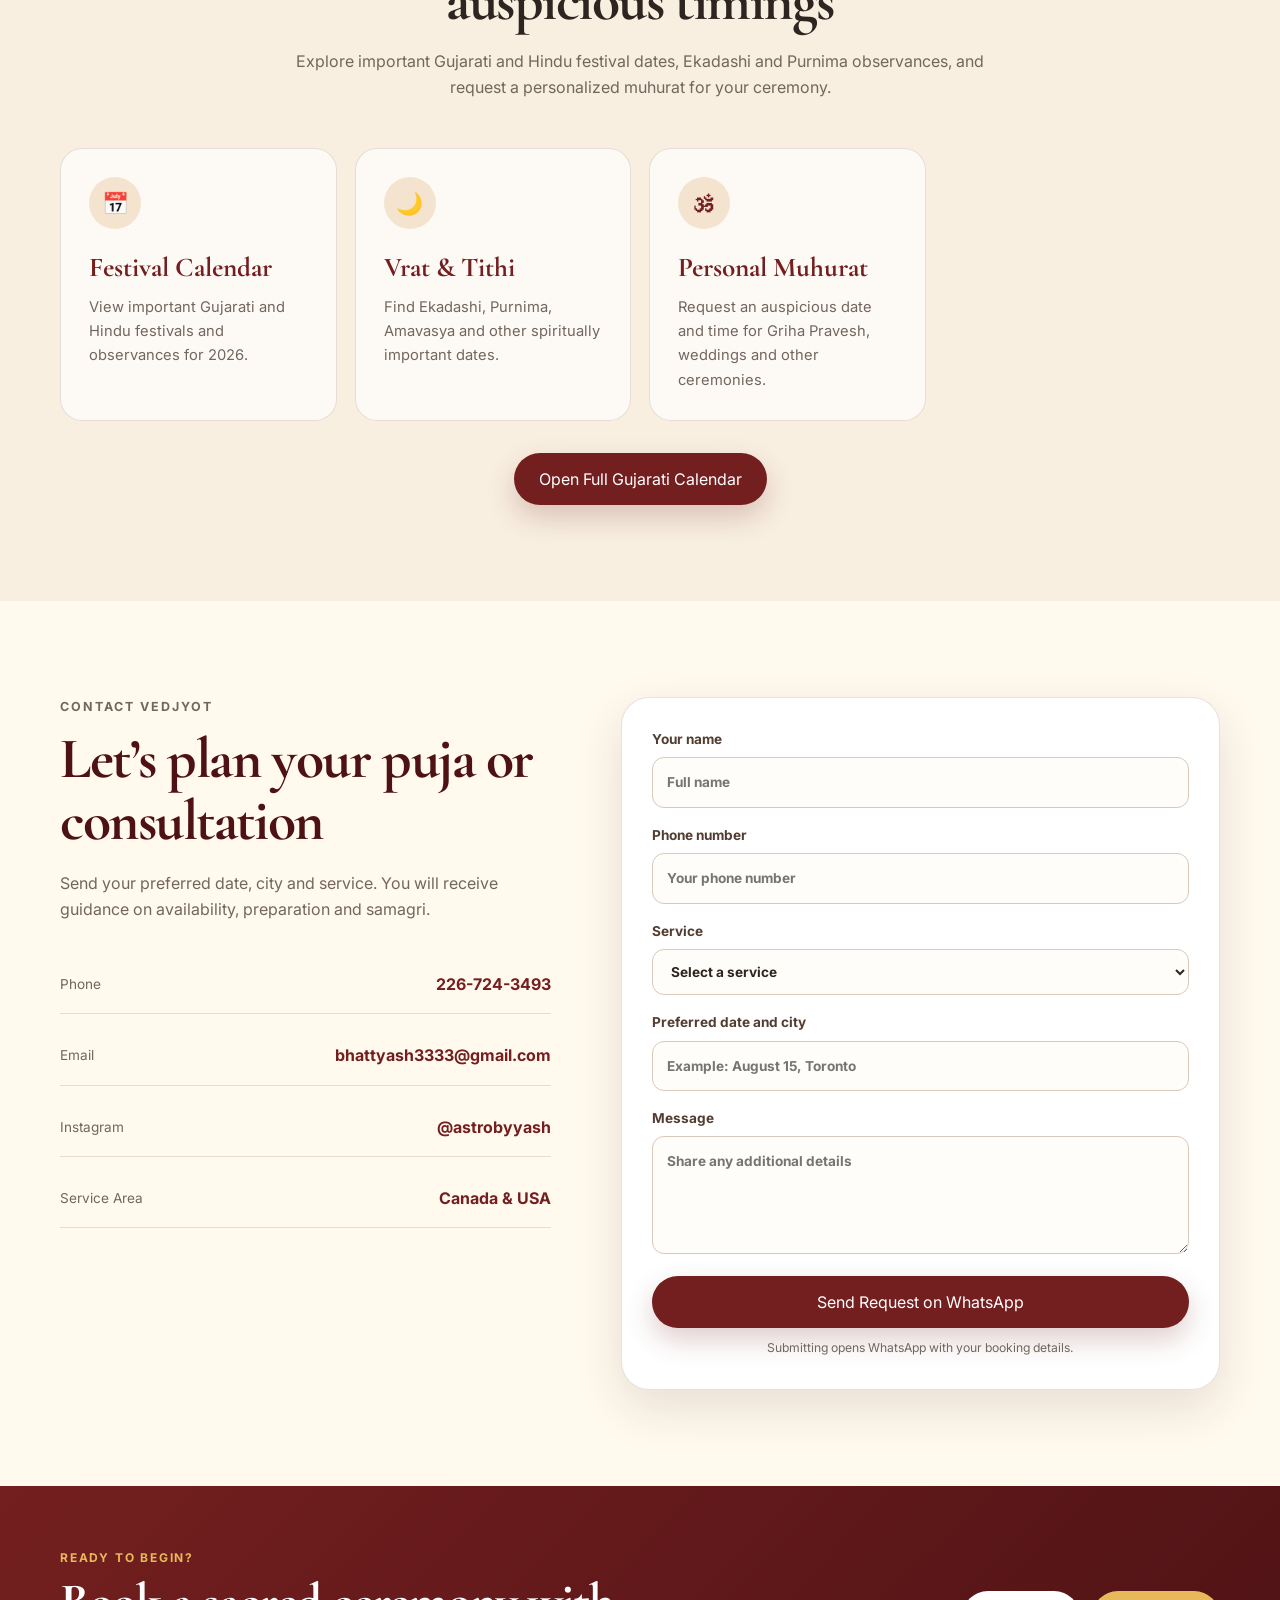
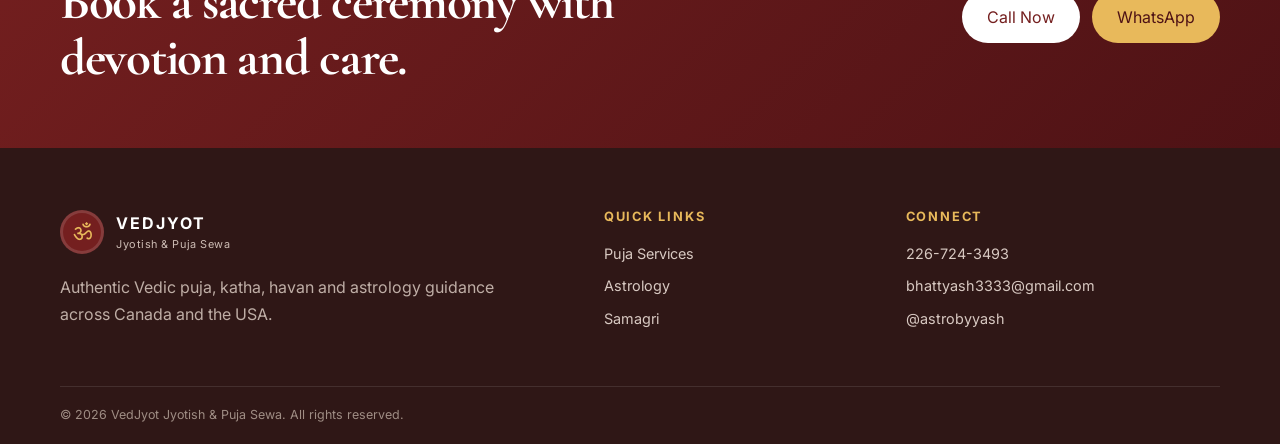
<file: index(5).html>
<!DOCTYPE html>

<html lang="en">
<head>
<meta charset="utf-8"/>
<meta content="width=device-width, initial-scale=1.0" name="viewport"/>
<meta content="VedJyot offers authentic Vedic puja, katha, havan, wedding rituals, vastu and astrology services across Canada and the USA." name="description"/>
<meta content="Hindu priest Canada, Gujarati priest Ontario, Vedic puja, Satyanarayan Katha, Griha Pravesh, astrology consultation, VedJyot" name="keywords"/>
<meta content="#7b1d1d" name="theme-color"/>
<title>VedJyot | Jyotish &amp; Puja Sewa</title>
<link href="https://fonts.googleapis.com" rel="preconnect"/>
<link crossorigin="" href="https://fonts.gstatic.com" rel="preconnect"/>
<link href="https://fonts.googleapis.com/css2?family=Cormorant+Garamond:wght@500;600;700&amp;family=Inter:wght@400;500;600;700&amp;display=swap" rel="stylesheet"/>
<link href="style.css" rel="stylesheet"/>
</head>
<body>
<header class="site-header" id="top">
<div class="container nav-wrap">
<a aria-label="VedJyot home" class="brand" href="#top">
<span class="brand-mark">ॐ</span>
<span>
<strong>VEDJYOT</strong>
<small>Jyotish &amp; Puja Sewa</small>
</span>
</a>
<button aria-expanded="false" aria-label="Open menu" class="menu-toggle">☰</button>
<nav class="nav-links">
<a href="#about">About</a>
<a href="#services">Services</a>
<a href="#astrology">Astrology</a>
<a href="#samagri">Samagri</a>
<a href="#calendar-preview">Calendar</a>
<a href="#contact">Contact</a>
</nav>
<a class="nav-phone" href="tel:+12267243493">226-724-3493</a>
</div>
</header>
<main>
<section class="hero">
<div class="hero-pattern"></div>
<div class="container hero-grid">
<div class="hero-copy">
<p class="eyebrow">Serving families across Canada &amp; USA</p>
<h1>Authentic Hindu Priest Services</h1>
<p class="hero-text">
    Traditional Vedic ceremonies performed with devotion, proper vidhi, and personalized guidance.
    From Griha Pravesh and Satyanarayan Katha to weddings, havan, and astrology consultations,
    VedJyot proudly serves families across Canada &amp; USA.
</p>
<div class="hero-actions">
<a class="btn btn-primary" href="https://wa.me/12267243493?text=Namaste%2C%20I%20would%20like%20to%20book%20a%20puja%20or%20consultation." rel="noopener" target="_blank">Book on WhatsApp</a>
<a class="btn btn-secondary" href="#services">Explore Services</a>
</div>
<div class="trust-row">
<span>✓ Traditional Vidhi</span>
<span>✓ Samagri Guidance</span>
<span>✓ Flexible Scheduling</span>
</div>
</div>
<div class="hero-image-wrap">
<img alt="Lord Ganesha in a beautifully decorated temple setting" class="hero-image" src="ganpati-hero.png?v=2"/>
</div>
</div>
</section>
<section class="about-pandit">
<div class="container">
<div class="section-heading centered">
<p class="section-label">Meet Your Priest</p>
<h2>Pandit Yash Bhatt</h2>
</div>
<p>
<strong>Pandit Yash Bhatt</strong> is dedicated to preserving the sacred traditions of Sanatan Dharma through authentic Vedic rituals and spiritual guidance. Having performed <strong>more than 250 pujas and Vedic ceremonies across Canada</strong>, he has earned the trust of families through his devotion, professionalism, and commitment to traditional Hindu scriptures. Fluent in <strong>English, Hindi, and Gujarati</strong>, he ensures that every ceremony is performed with precision while clearly explaining the significance of each ritual. From Griha Pravesh and Satyanarayan Katha to Weddings, Havan, Garbh Sanskar, and Astrology Consultations, his goal is to make every occasion spiritually enriching, meaningful, and memorable.
</p>
</div>
</section>
<section class="intro section" id="about">
<div class="container split">
<div>
<p class="section-label">About VedJyot</p>
<h2>Every ceremony deserves devotion, clarity and care.</h2>
</div>
<div class="intro-copy">
<p>
            VedJyot helps families celebrate important life moments through authentic Hindu rituals
            and Vedic guidance. Every ceremony is planned carefully, with clear communication about
            timing, preparation, samagri and the complete vidhi.
          </p>
<p>
            Services are available for homes, temples, community gatherings and online astrology
            consultations throughout Canada and the USA.
          </p>
</div>
</div>
</section>
<section class="section warm" id="services">
<div class="container">
<div class="section-heading centered">
<p class="section-label">Puja &amp; Ritual Services</p>
<h2>Sacred services for every important occasion</h2>
<p>Choose the ceremony you need, then contact VedJyot to confirm the date, location, muhurat and samagri.</p>
</div>
<div class="service-grid">
<article class="service-card">
<div class="icon">श्री</div>
<h3>Satyanarayan Katha</h3>
<p>Complete katha and puja vidhi for family peace, gratitude, prosperity and wellbeing.</p>
</article>
<article class="service-card">
<div class="icon">🏠</div>
<h3>Griha Pravesh</h3>
<p>Housewarming puja, vastu shanti and havan to welcome auspicious energy into your home.</p>
</article>
<article class="service-card">
<div class="icon">ॐ</div>
<h3>Ganesh Puja</h3>
<p>Traditional Ganesh puja for new beginnings, businesses, ceremonies and special occasions.</p>
</article>
<article class="service-card">
<div class="icon">🔥</div>
<h3>Havan &amp; Yagya</h3>
<p>Sacred fire rituals for shanti, protection, purification, blessings and graha peace.</p>
</article>
<article class="service-card">
<div class="icon">💍</div>
<h3>Wedding Rituals</h3>
<p>Vivah puja and traditional Hindu wedding rituals performed with explanation and care.</p>
</article>
<article class="service-card">
<div class="icon">🌼</div>
<h3>Garbh Sanskar</h3>
<p>Prayer, mantra, shlok and spiritual guidance for a peaceful and positive pregnancy journey.</p>
</article>
<article class="service-card">
<div class="icon">🪔</div>
<h3>Festival Puja</h3>
<p>Diwali, Navratri, Janmashtami, Ganesh Chaturthi and other festival ceremonies.</p>
</article>
<article class="service-card">
<div class="icon">🙏</div>
<h3>Shraddh &amp; Tarpan</h3>
<p>Respectful ancestral rites and prayers performed according to family tradition.</p>
</article>
</div>
</div>
</section>
<section class="section astrology" id="astrology">
<div class="container astrology-grid">
<div class="astro-visual">
<div class="zodiac-ring">
<div class="zodiac-center">☉</div>
</div>
</div>
<div>
<p class="section-label light-label">Vedic Astrology</p>
<h2>Clarity for life’s important decisions</h2>
<p class="astro-intro">
            Receive practical Jyotish guidance based on your birth details. Consultations may include
            traditional remedies such as mantra, puja, daan or graha shanti.
          </p>
<div class="astro-list">
<div><strong>Janam Kundli</strong><span>Detailed birth chart reading</span></div>
<div><strong>Career &amp; Business</strong><span>Guidance for professional decisions</span></div>
<div><strong>Marriage Matching</strong><span>Kundli compatibility analysis</span></div>
<div><strong>Vastu Guidance</strong><span>Home and workplace recommendations</span></div>
<div><strong>Muhurta</strong><span>Auspicious dates and timings</span></div>
<div><strong>Graha Shanti</strong><span>Traditional planetary remedies</span></div>
</div>
<a class="btn btn-gold" href="https://wa.me/12267243493?text=Namaste%2C%20I%20would%20like%20to%20book%20an%20astrology%20consultation." rel="noopener" target="_blank">Book a Consultation</a>
</div>
</div>
</section>
<section class="section" id="process">
<div class="container">
<div class="section-heading centered">
<p class="section-label">Simple Booking Process</p>
<h2>From first message to final aarti</h2>
</div>
<div class="steps">
<div class="step"><span>01</span><h3>Contact</h3><p>Share your service, preferred date and location.</p></div>
<div class="step"><span>02</span><h3>Plan</h3><p>Confirm the vidhi, timing, language and family requirements.</p></div>
<div class="step"><span>03</span><h3>Prepare</h3><p>Receive a clear samagri list and setup guidance.</p></div>
<div class="step"><span>04</span><h3>Ceremony</h3><p>Experience the puja with devotion and proper mantras.</p></div>
</div>
</div>
</section>
<section class="section samagri" id="samagri">
<div class="container samagri-grid">
<div>
<p class="section-label">Katha Samagri</p>
<h2>A clear preparation list for your ceremony</h2>
<p>
            This general list is suitable for many Katha ceremonies. Final items and quantities may
            change depending on the puja, family tradition and ceremony duration.
          </p>
<a class="text-link" href="mailto:bhattyash3333@gmail.com?subject=Samagri%20List%20Request">Request your final samagri list →</a>
</div>
<div class="samagri-card">
<div class="samagri-columns">
<ul>
<li>Abil / Gulal</li><li>Kanku / Kumkum</li><li>Chandan</li>
<li>Shreefal</li><li>Ful na Har</li><li>Gol</li>
<li>Wheat &amp; Rice</li><li>Five Fruits</li><li>Kaju &amp; Badam</li>
<li>Taj / Laving / Ilaychi</li><li>Sopari</li>
</ul>
<ul>
<li>Flowers</li><li>Paan</li><li>Kel na Paan</li>
<li>Tulsi</li><li>Janoi</li><li>Narachadi</li>
<li>Kalash</li><li>Panchamrut</li><li>Thali / Vatki / Chamchi</li>
<li>Padiya</li><li>Other puja-specific items</li>
</ul>
</div>
</div>
</div>
</section>
<section class="section warm" id="calendar-preview">
<div class="container">
<div class="section-heading centered">
<p class="section-label">Gujarati Calendar &amp; Muhurat</p>
<h2>Festivals, fasting days and auspicious timings</h2>
<p>
        Explore important Gujarati and Hindu festival dates, Ekadashi and Purnima observances,
        and request a personalized muhurat for your ceremony.
      </p>
</div>
<div class="service-grid">
<article class="service-card">
<div class="icon">📅</div>
<h3>Festival Calendar</h3>
<p>View important Gujarati and Hindu festivals and observances for 2026.</p>
</article>
<article class="service-card">
<div class="icon">🌙</div>
<h3>Vrat &amp; Tithi</h3>
<p>Find Ekadashi, Purnima, Amavasya and other spiritually important dates.</p>
</article>
<article class="service-card">
<div class="icon">🕉</div>
<h3>Personal Muhurat</h3>
<p>Request an auspicious date and time for Griha Pravesh, weddings and other ceremonies.</p>
</article>
</div>
<div style="text-align:center; margin-top:32px;">
<a class="btn btn-primary" href="calendar.html">Open Full Gujarati Calendar</a>
</div>
</div>
</section><section class="section contact" id="contact">
<div class="container contact-grid">
<div>
<p class="section-label">Contact VedJyot</p>
<h2>Let’s plan your puja or consultation</h2>
<p>Send your preferred date, city and service. You will receive guidance on availability, preparation and samagri.</p>
<div class="contact-details">
<a href="tel:+12267243493"><span>Phone</span><strong>226-724-3493</strong></a>
<a href="mailto:bhattyash3333@gmail.com"><span>Email</span><strong>bhattyash3333@gmail.com</strong></a>
<a href="https://instagram.com/astrobyyash" rel="noopener" target="_blank"><span>Instagram</span><strong>@astrobyyash</strong></a>
<div><span>Service Area</span><strong>Canada &amp; USA</strong></div>
</div>
</div>
<form class="contact-form" id="bookingForm">
<label>
            Your name
            <input id="name" placeholder="Full name" required="" type="text"/>
</label>
<label>
            Phone number
            <input id="phone" placeholder="Your phone number" required="" type="tel"/>
</label>
<label>
            Service
            <select id="service" required="">
<option value="">Select a service</option>
<option>Satyanarayan Katha</option>
<option>Griha Pravesh</option>
<option>Wedding Rituals</option>
<option>Garbh Sanskar</option>
<option>Havan / Yagya</option>
<option>Astrology Consultation</option>
<option>Other Puja</option>
</select>
</label>
<label>
            Preferred date and city
            <input id="details" placeholder="Example: August 15, Toronto" type="text"/>
</label>
<label>
            Message
            <textarea id="message" placeholder="Share any additional details" rows="4"></textarea>
</label>
<button class="btn btn-primary full" type="submit">Send Request on WhatsApp</button>
<p class="form-note">Submitting opens WhatsApp with your booking details.</p>
</form>
</div>
</section>
<section class="final-cta">
<div class="container cta-inner">
<div>
<p>Ready to begin?</p>
<h2>Book a sacred ceremony with devotion and care.</h2>
</div>
<div class="cta-actions">
<a class="btn btn-light" href="tel:+12267243493">Call Now</a>
<a class="btn btn-gold" href="https://wa.me/12267243493" rel="noopener" target="_blank">WhatsApp</a>
</div>
</div>
</section>
</main>
<footer>
<div class="container footer-grid">
<div class="footer-brand">
<div class="brand">
<span class="brand-mark">ॐ</span>
<span><strong>VEDJYOT</strong><small>Jyotish &amp; Puja Sewa</small></span>
</div>
<p>Authentic Vedic puja, katha, havan and astrology guidance across Canada and the USA.</p>
</div>
<div>
<h4>Quick Links</h4>
<a href="#services">Puja Services</a>
<a href="#astrology">Astrology</a>
<a href="#samagri">Samagri</a>
</div>
<div>
<h4>Connect</h4>
<a href="tel:+12267243493">226-724-3493</a>
<a href="mailto:bhattyash3333@gmail.com">bhattyash3333@gmail.com</a>
<a href="https://instagram.com/astrobyyash" rel="noopener" target="_blank">@astrobyyash</a>
</div>
</div>
<div class="copyright">© 2026 VedJyot Jyotish &amp; Puja Sewa. All rights reserved.</div>
</footer>
<a aria-label="Chat on WhatsApp" class="floating-whatsapp" href="https://wa.me/12267243493" rel="noopener" target="_blank">✆</a>
<script src="script.js"></script>
</body>
</html>
</file>
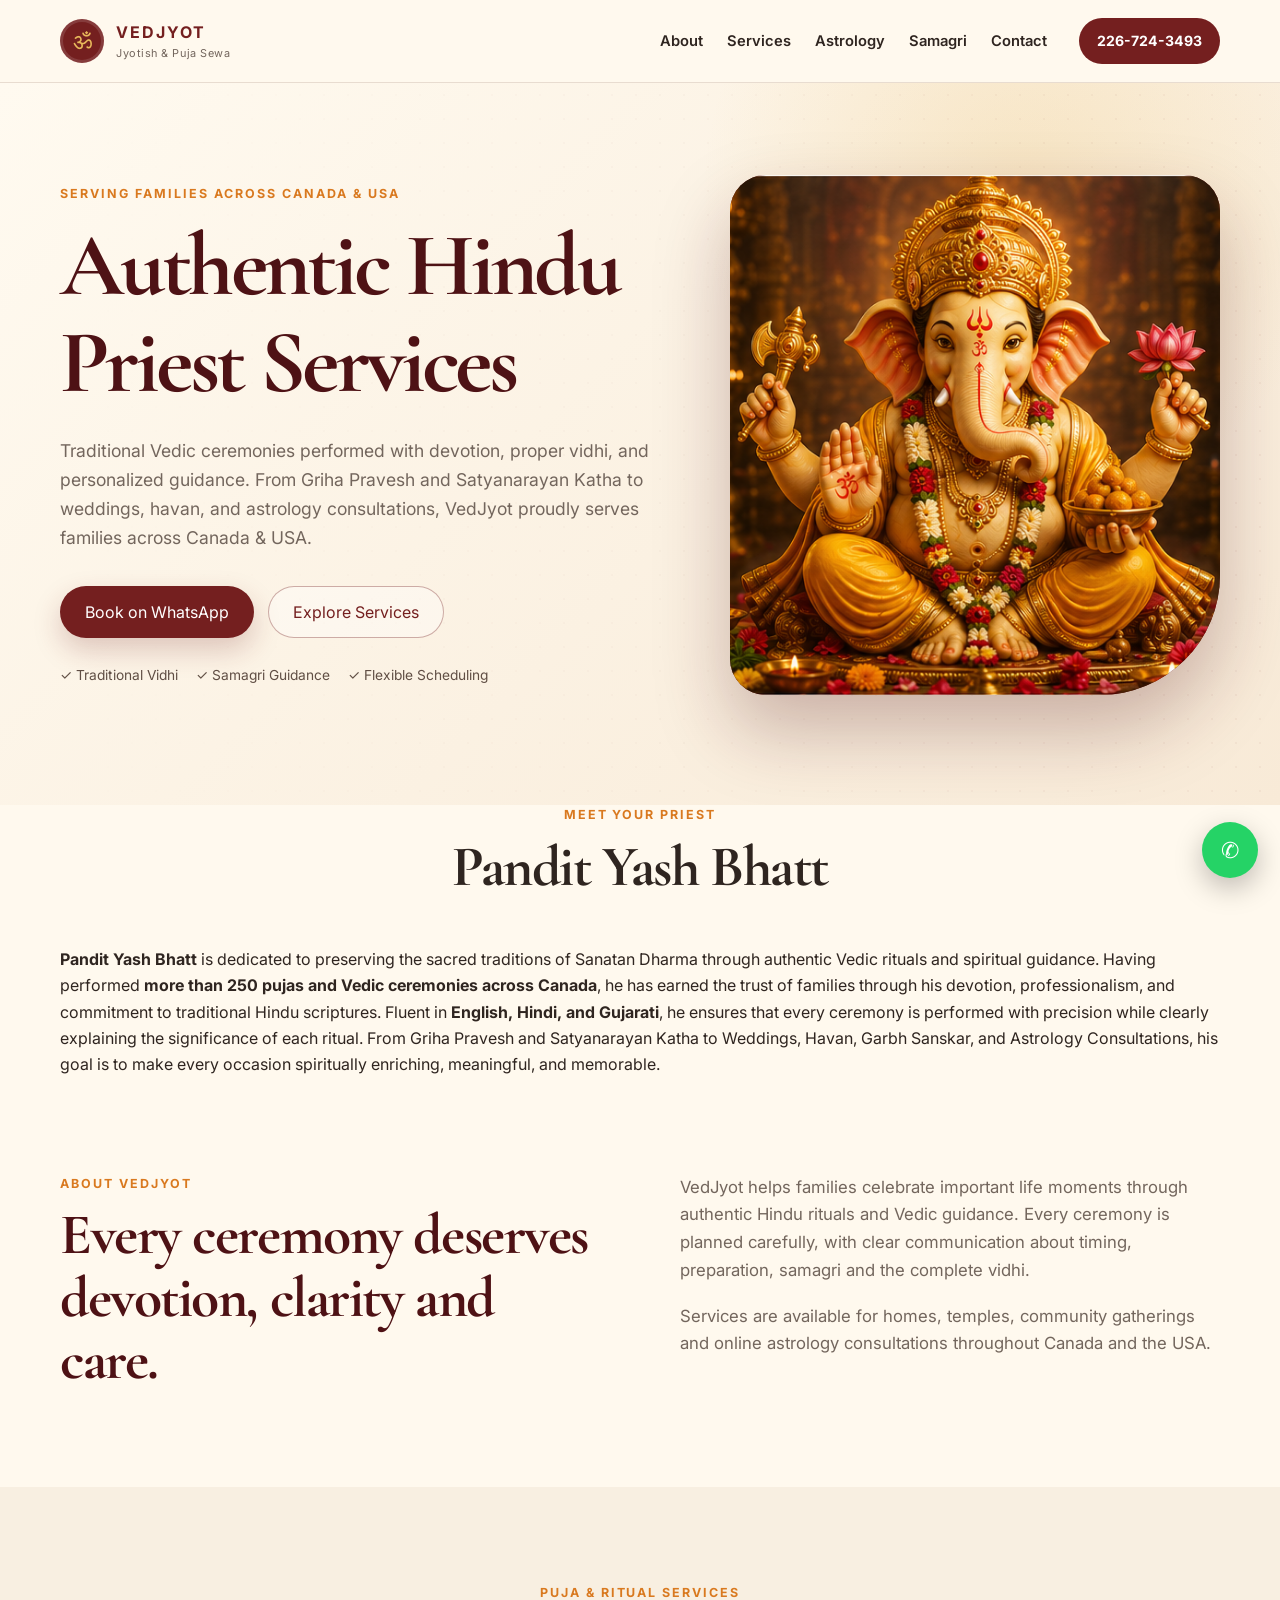
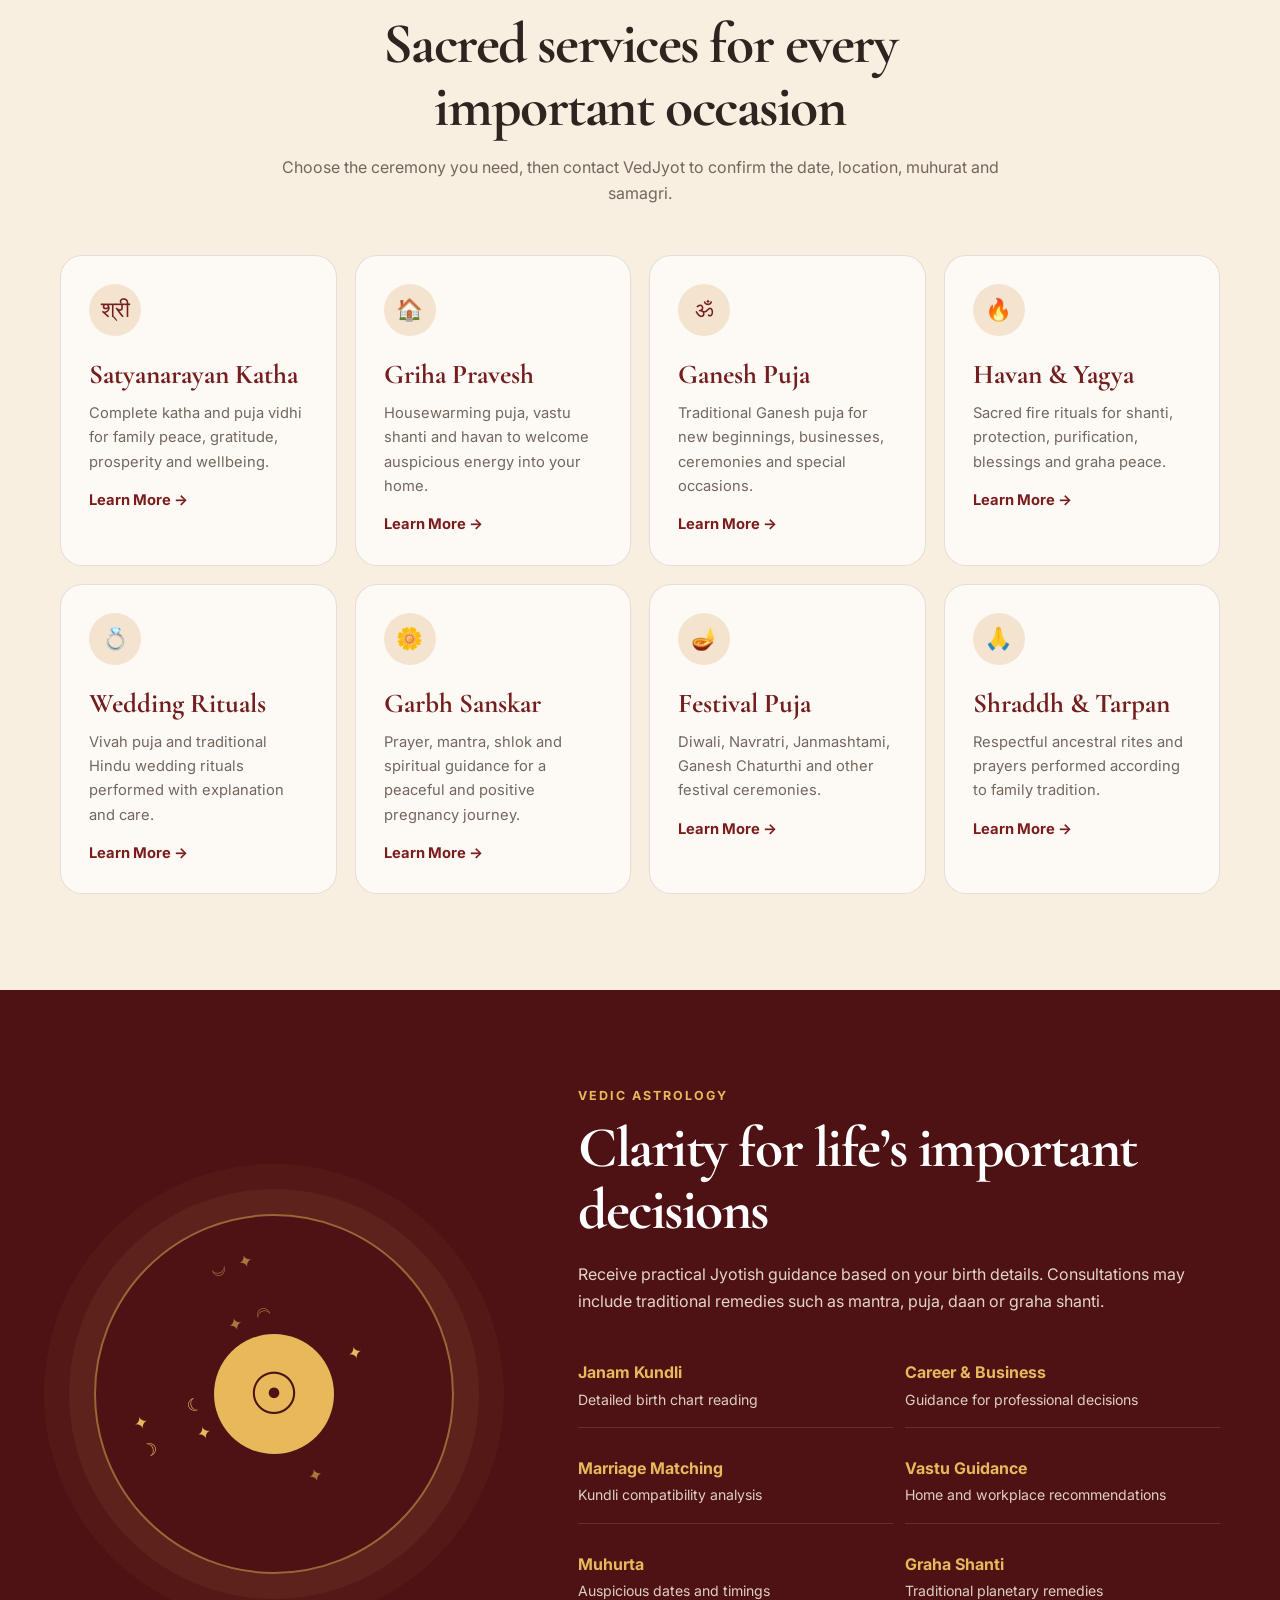
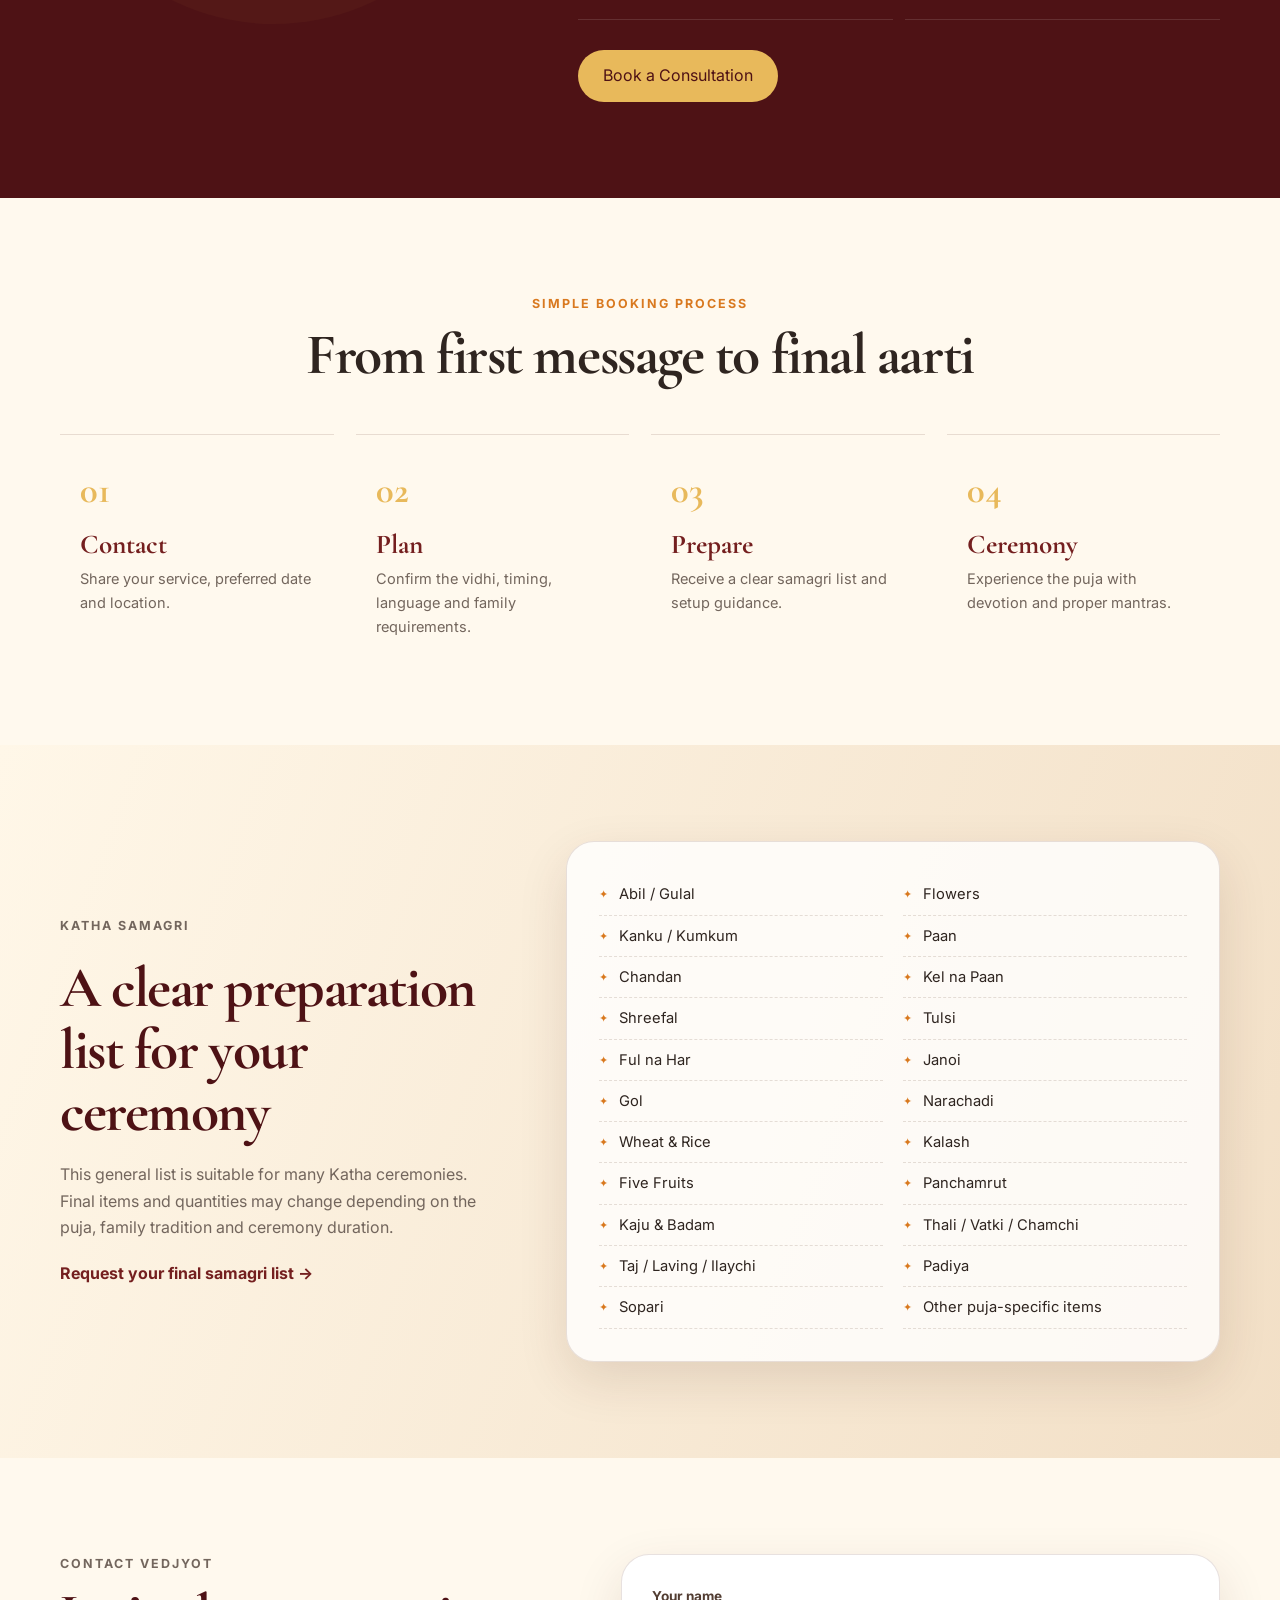
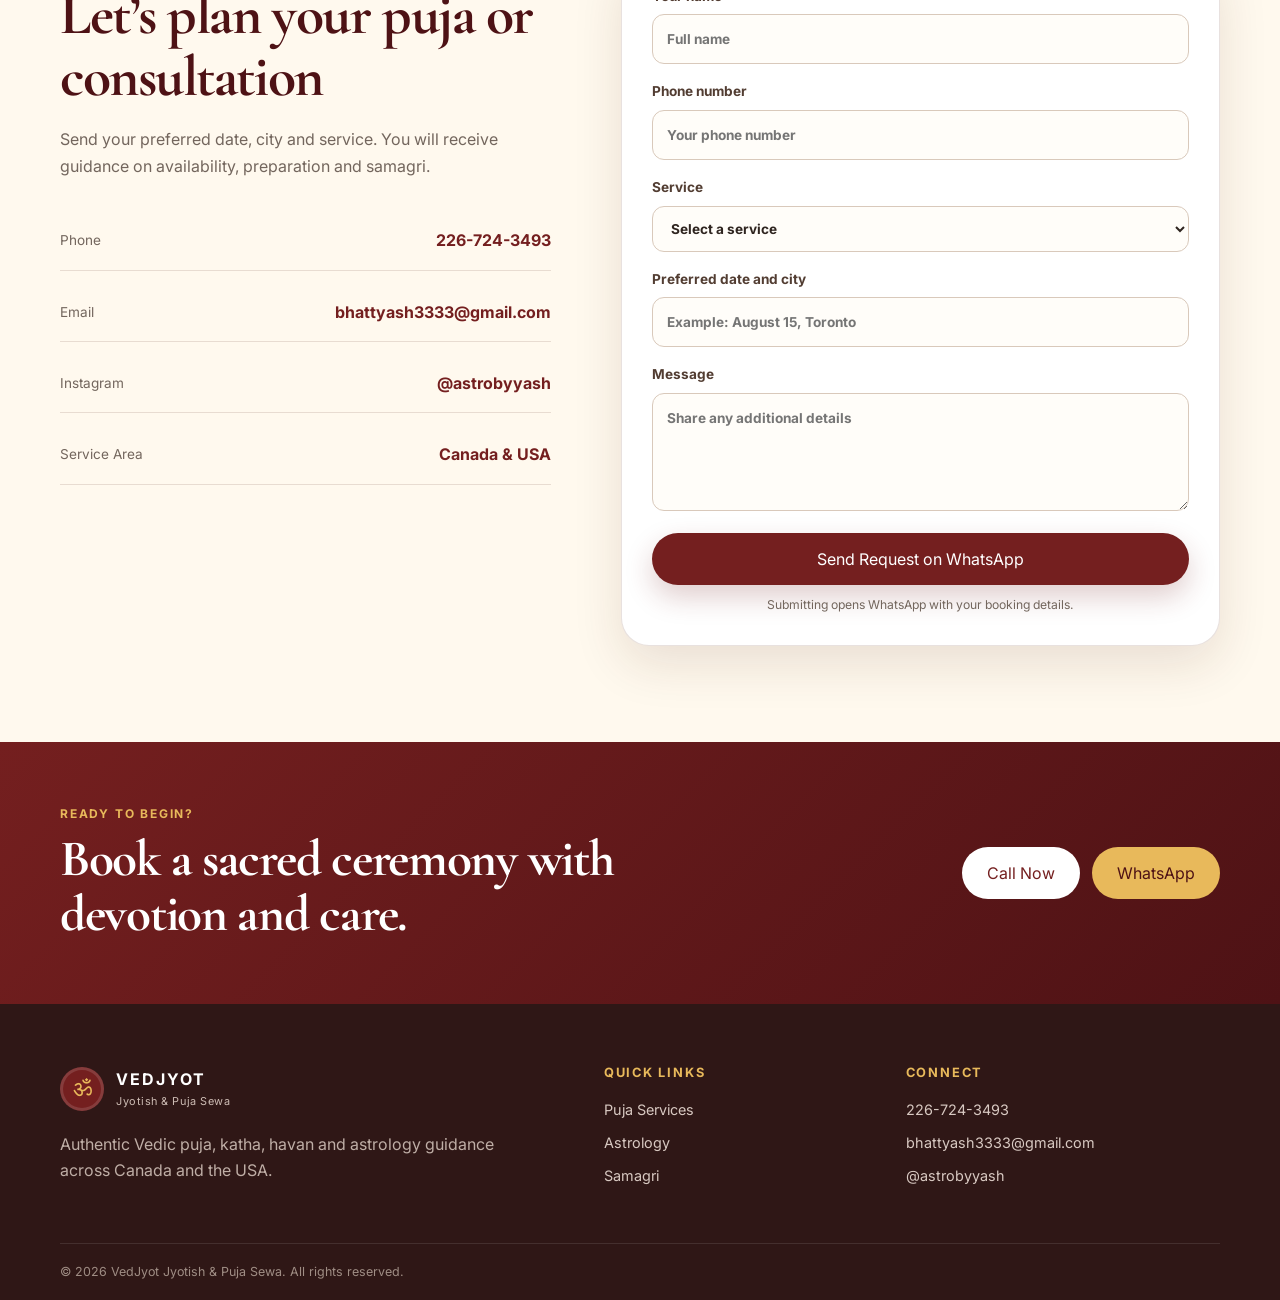
<file: index.html.html>
<!DOCTYPE html>

<html lang="en">
<head>
<meta charset="utf-8"/>
<meta content="width=device-width, initial-scale=1.0" name="viewport"/>
<meta content="VedJyot offers authentic Vedic puja, katha, havan, wedding rituals, vastu and astrology services across Canada and the USA." name="description"/>
<meta content="Hindu priest Canada, Gujarati priest Ontario, Vedic puja, Satyanarayan Katha, Griha Pravesh, astrology consultation, VedJyot" name="keywords"/>
<meta content="#7b1d1d" name="theme-color"/>
<title>VedJyot | Jyotish &amp; Puja Sewa</title>
<link href="https://fonts.googleapis.com" rel="preconnect"/>
<link crossorigin="" href="https://fonts.gstatic.com" rel="preconnect"/>
<link href="https://fonts.googleapis.com/css2?family=Cormorant+Garamond:wght@500;600;700&amp;family=Inter:wght@400;500;600;700&amp;display=swap" rel="stylesheet"/>
<link href="style.css" rel="stylesheet"/>
<style>
.service-card-clickable{
  cursor:pointer;
  position:relative;
  transition:transform .25s ease, box-shadow .25s ease, border-color .25s ease;
}
.service-card-clickable:hover,
.service-card-clickable:focus{
  transform:translateY(-6px);
  box-shadow:0 18px 40px rgba(91,49,24,.12);
  border-color:rgba(123,29,29,.28);
  outline:none;
}
.learn-more{
  display:inline-block;
  margin-top:14px;
  color:#7b1d1d;
  font-weight:700;
  font-size:.92rem;
}
.service-modal{
  position:fixed;
  inset:0;
  z-index:9999;
  display:none;
  align-items:center;
  justify-content:center;
  padding:24px;
}
.service-modal.is-open{display:flex}
.service-modal-backdrop{
  position:absolute;
  inset:0;
  background:rgba(26,13,8,.68);
  backdrop-filter:blur(4px);
}
.service-modal-dialog{
  position:relative;
  z-index:1;
  width:min(760px,100%);
  max-height:90vh;
  overflow:auto;
  background:#fffaf4;
  border:1px solid rgba(123,29,29,.15);
  border-radius:24px;
  padding:34px;
  box-shadow:0 30px 80px rgba(0,0,0,.28);
  animation:serviceModalIn .25s ease;
}
@keyframes serviceModalIn{
  from{opacity:0;transform:translateY(16px) scale(.98)}
  to{opacity:1;transform:translateY(0) scale(1)}
}
.service-modal-close{
  position:absolute;
  top:14px;
  right:18px;
  border:0;
  background:transparent;
  color:#7b1d1d;
  font-size:34px;
  line-height:1;
  cursor:pointer;
}
.service-modal-icon{
  width:58px;
  height:58px;
  border-radius:50%;
  display:grid;
  place-items:center;
  background:#f8ead8;
  font-size:28px;
  margin-bottom:14px;
}
.service-modal-dialog h2{margin:.25rem 0 .75rem}
.service-modal-overview{
  color:#6f584b;
  line-height:1.75;
  font-size:1.02rem;
}
.service-modal-grid{
  display:grid;
  grid-template-columns:1fr 1fr;
  gap:26px;
  margin-top:24px;
}
.service-modal-grid h3{margin-top:0;color:#7b1d1d}
.service-modal-grid ul{padding-left:20px;line-height:1.9}
.service-modal-grid li::marker{color:#c58a34}
.service-facts{display:grid;gap:12px}
.service-facts div{
  padding:14px 16px;
  background:#fff;
  border:1px solid #eadfce;
  border-radius:12px;
}
.service-facts span{
  display:block;
  color:#8b7465;
  font-size:.78rem;
  text-transform:uppercase;
  letter-spacing:.08em;
  margin-bottom:4px;
}
.service-facts strong{font-size:.95rem;line-height:1.45}
.service-modal-actions{
  display:flex;
  gap:12px;
  flex-wrap:wrap;
  margin-top:28px;
}
body.modal-open{overflow:hidden}
@media(max-width:700px){
  .service-modal{padding:12px}
  .service-modal-dialog{padding:28px 20px 22px;border-radius:18px}
  .service-modal-grid{grid-template-columns:1fr;gap:14px}
  .service-modal-actions .btn{width:100%;text-align:center}
}
</style></head>
<body>
<header class="site-header" id="top">
<div class="container nav-wrap">
<a aria-label="VedJyot home" class="brand" href="#top">
<span class="brand-mark">ॐ</span>
<span>
<strong>VEDJYOT</strong>
<small>Jyotish &amp; Puja Sewa</small>
</span>
</a>
<button aria-expanded="false" aria-label="Open menu" class="menu-toggle">☰</button>
<nav class="nav-links">
<a href="#about">About</a>
<a href="#services">Services</a>
<a href="#astrology">Astrology</a>
<a href="#samagri">Samagri</a>
<a href="#contact">Contact</a>
</nav>
<a class="nav-phone" href="tel:+12267243493">226-724-3493</a>
</div>
</header>
<main>
<section class="hero">
<div class="hero-pattern"></div>
<div class="container hero-grid">
<div class="hero-copy">
<p class="eyebrow">Serving families across Canada &amp; USA</p>
<h1>Authentic Hindu Priest Services</h1>
<p class="hero-text">
    Traditional Vedic ceremonies performed with devotion, proper vidhi, and personalized guidance.
    From Griha Pravesh and Satyanarayan Katha to weddings, havan, and astrology consultations,
    VedJyot proudly serves families across Canada &amp; USA.
</p>
<div class="hero-actions">
<a class="btn btn-primary" href="https://wa.me/12267243493?text=Namaste%2C%20I%20would%20like%20to%20book%20a%20puja%20or%20consultation." rel="noopener" target="_blank">Book on WhatsApp</a>
<a class="btn btn-secondary" href="#services">Explore Services</a>
</div>
<div class="trust-row">
<span>✓ Traditional Vidhi</span>
<span>✓ Samagri Guidance</span>
<span>✓ Flexible Scheduling</span>
</div>
</div>
<div class="hero-image-wrap">
<img alt="Lord Ganesha in a beautifully decorated temple setting" class="hero-image" src="ganpati-hero.png?v=2"/>
</div>
</div>
</section>
<section class="about-pandit">
<div class="container">
<div class="section-heading centered">
<p class="section-label">Meet Your Priest</p>
<h2>Pandit Yash Bhatt</h2>
</div>
<p>
<strong>Pandit Yash Bhatt</strong> is dedicated to preserving the sacred traditions of Sanatan Dharma through authentic Vedic rituals and spiritual guidance. Having performed <strong>more than 250 pujas and Vedic ceremonies across Canada</strong>, he has earned the trust of families through his devotion, professionalism, and commitment to traditional Hindu scriptures. Fluent in <strong>English, Hindi, and Gujarati</strong>, he ensures that every ceremony is performed with precision while clearly explaining the significance of each ritual. From Griha Pravesh and Satyanarayan Katha to Weddings, Havan, Garbh Sanskar, and Astrology Consultations, his goal is to make every occasion spiritually enriching, meaningful, and memorable.
</p>
</div>
</section>
<section class="intro section" id="about">
<div class="container split">
<div>
<p class="section-label">About VedJyot</p>
<h2>Every ceremony deserves devotion, clarity and care.</h2>
</div>
<div class="intro-copy">
<p>
            VedJyot helps families celebrate important life moments through authentic Hindu rituals
            and Vedic guidance. Every ceremony is planned carefully, with clear communication about
            timing, preparation, samagri and the complete vidhi.
          </p>
<p>
            Services are available for homes, temples, community gatherings and online astrology
            consultations throughout Canada and the USA.
          </p>
</div>
</div>
</section>
<section class="section warm" id="services">
<div class="container">
<div class="section-heading centered">
<p class="section-label">Puja &amp; Ritual Services</p>
<h2>Sacred services for every important occasion</h2>
<p>Choose the ceremony you need, then contact VedJyot to confirm the date, location, muhurat and samagri.</p>
</div>
<div class="service-grid"><article aria-label="Learn more about Satyanarayan Katha" class="service-card service-card-clickable" data-service="satyanarayan" role="button" tabindex="0"><div class="icon">श्री</div><h3>Satyanarayan Katha</h3><p>Complete katha and puja vidhi for family peace, gratitude, prosperity and wellbeing.</p><span class="learn-more">Learn More →</span></article><article aria-label="Learn more about Griha Pravesh" class="service-card service-card-clickable" data-service="griha" role="button" tabindex="0"><div class="icon">🏠</div><h3>Griha Pravesh</h3><p>Housewarming puja, vastu shanti and havan to welcome auspicious energy into your home.</p><span class="learn-more">Learn More →</span></article><article aria-label="Learn more about Ganesh Puja" class="service-card service-card-clickable" data-service="ganesh" role="button" tabindex="0"><div class="icon">ॐ</div><h3>Ganesh Puja</h3><p>Traditional Ganesh puja for new beginnings, businesses, ceremonies and special occasions.</p><span class="learn-more">Learn More →</span></article><article aria-label="Learn more about Havan &amp; Yagya" class="service-card service-card-clickable" data-service="havan" role="button" tabindex="0"><div class="icon">🔥</div><h3>Havan &amp; Yagya</h3><p>Sacred fire rituals for shanti, protection, purification, blessings and graha peace.</p><span class="learn-more">Learn More →</span></article><article aria-label="Learn more about Wedding Rituals" class="service-card service-card-clickable" data-service="wedding" role="button" tabindex="0"><div class="icon">💍</div><h3>Wedding Rituals</h3><p>Vivah puja and traditional Hindu wedding rituals performed with explanation and care.</p><span class="learn-more">Learn More →</span></article><article aria-label="Learn more about Garbh Sanskar" class="service-card service-card-clickable" data-service="garbh" role="button" tabindex="0"><div class="icon">🌼</div><h3>Garbh Sanskar</h3><p>Prayer, mantra, shlok and spiritual guidance for a peaceful and positive pregnancy journey.</p><span class="learn-more">Learn More →</span></article><article aria-label="Learn more about Festival Puja" class="service-card service-card-clickable" data-service="festival" role="button" tabindex="0"><div class="icon">🪔</div><h3>Festival Puja</h3><p>Diwali, Navratri, Janmashtami, Ganesh Chaturthi and other festival ceremonies.</p><span class="learn-more">Learn More →</span></article><article aria-label="Learn more about Shraddh &amp; Tarpan" class="service-card service-card-clickable" data-service="shraddh" role="button" tabindex="0"><div class="icon">🙏</div><h3>Shraddh &amp; Tarpan</h3><p>Respectful ancestral rites and prayers performed according to family tradition.</p><span class="learn-more">Learn More →</span></article></div>
</div>
</section>
<section class="section astrology" id="astrology">
<div class="container astrology-grid">
<div class="astro-visual">
<div class="zodiac-ring">
<div class="zodiac-center">☉</div>
</div>
</div>
<div>
<p class="section-label light-label">Vedic Astrology</p>
<h2>Clarity for life’s important decisions</h2>
<p class="astro-intro">
            Receive practical Jyotish guidance based on your birth details. Consultations may include
            traditional remedies such as mantra, puja, daan or graha shanti.
          </p>
<div class="astro-list">
<div><strong>Janam Kundli</strong><span>Detailed birth chart reading</span></div>
<div><strong>Career &amp; Business</strong><span>Guidance for professional decisions</span></div>
<div><strong>Marriage Matching</strong><span>Kundli compatibility analysis</span></div>
<div><strong>Vastu Guidance</strong><span>Home and workplace recommendations</span></div>
<div><strong>Muhurta</strong><span>Auspicious dates and timings</span></div>
<div><strong>Graha Shanti</strong><span>Traditional planetary remedies</span></div>
</div>
<a class="btn btn-gold" href="https://wa.me/12267243493?text=Namaste%2C%20I%20would%20like%20to%20book%20an%20astrology%20consultation." rel="noopener" target="_blank">Book a Consultation</a>
</div>
</div>
</section>
<section class="section" id="process">
<div class="container">
<div class="section-heading centered">
<p class="section-label">Simple Booking Process</p>
<h2>From first message to final aarti</h2>
</div>
<div class="steps">
<div class="step"><span>01</span><h3>Contact</h3><p>Share your service, preferred date and location.</p></div>
<div class="step"><span>02</span><h3>Plan</h3><p>Confirm the vidhi, timing, language and family requirements.</p></div>
<div class="step"><span>03</span><h3>Prepare</h3><p>Receive a clear samagri list and setup guidance.</p></div>
<div class="step"><span>04</span><h3>Ceremony</h3><p>Experience the puja with devotion and proper mantras.</p></div>
</div>
</div>
</section>
<section class="section samagri" id="samagri">
<div class="container samagri-grid">
<div>
<p class="section-label">Katha Samagri</p>
<h2>A clear preparation list for your ceremony</h2>
<p>
            This general list is suitable for many Katha ceremonies. Final items and quantities may
            change depending on the puja, family tradition and ceremony duration.
          </p>
<a class="text-link" href="mailto:bhattyash3333@gmail.com?subject=Samagri%20List%20Request">Request your final samagri list →</a>
</div>
<div class="samagri-card">
<div class="samagri-columns">
<ul>
<li>Abil / Gulal</li><li>Kanku / Kumkum</li><li>Chandan</li>
<li>Shreefal</li><li>Ful na Har</li><li>Gol</li>
<li>Wheat &amp; Rice</li><li>Five Fruits</li><li>Kaju &amp; Badam</li>
<li>Taj / Laving / Ilaychi</li><li>Sopari</li>
</ul>
<ul>
<li>Flowers</li><li>Paan</li><li>Kel na Paan</li>
<li>Tulsi</li><li>Janoi</li><li>Narachadi</li>
<li>Kalash</li><li>Panchamrut</li><li>Thali / Vatki / Chamchi</li>
<li>Padiya</li><li>Other puja-specific items</li>
</ul>
</div>
</div>
</div>
</section>
<section class="section contact" id="contact">
<div class="container contact-grid">
<div>
<p class="section-label">Contact VedJyot</p>
<h2>Let’s plan your puja or consultation</h2>
<p>Send your preferred date, city and service. You will receive guidance on availability, preparation and samagri.</p>
<div class="contact-details">
<a href="tel:+12267243493"><span>Phone</span><strong>226-724-3493</strong></a>
<a href="mailto:bhattyash3333@gmail.com"><span>Email</span><strong>bhattyash3333@gmail.com</strong></a>
<a href="https://instagram.com/astrobyyash" rel="noopener" target="_blank"><span>Instagram</span><strong>@astrobyyash</strong></a>
<div><span>Service Area</span><strong>Canada &amp; USA</strong></div>
</div>
</div>
<form class="contact-form" id="bookingForm">
<label>
            Your name
            <input id="name" placeholder="Full name" required="" type="text"/>
</label>
<label>
            Phone number
            <input id="phone" placeholder="Your phone number" required="" type="tel"/>
</label>
<label>
            Service
            <select id="service" required="">
<option value="">Select a service</option>
<option>Satyanarayan Katha</option>
<option>Griha Pravesh</option>
<option>Wedding Rituals</option>
<option>Garbh Sanskar</option>
<option>Havan / Yagya</option>
<option>Astrology Consultation</option>
<option>Other Puja</option>
</select>
</label>
<label>
            Preferred date and city
            <input id="details" placeholder="Example: August 15, Toronto" type="text"/>
</label>
<label>
            Message
            <textarea id="message" placeholder="Share any additional details" rows="4"></textarea>
</label>
<button class="btn btn-primary full" type="submit">Send Request on WhatsApp</button>
<p class="form-note">Submitting opens WhatsApp with your booking details.</p>
</form>
</div>
</section>
<section class="final-cta">
<div class="container cta-inner">
<div>
<p>Ready to begin?</p>
<h2>Book a sacred ceremony with devotion and care.</h2>
</div>
<div class="cta-actions">
<a class="btn btn-light" href="tel:+12267243493">Call Now</a>
<a class="btn btn-gold" href="https://wa.me/12267243493" rel="noopener" target="_blank">WhatsApp</a>
</div>
</div>
</section>
</main>
<footer>
<div class="container footer-grid">
<div class="footer-brand">
<div class="brand">
<span class="brand-mark">ॐ</span>
<span><strong>VEDJYOT</strong><small>Jyotish &amp; Puja Sewa</small></span>
</div>
<p>Authentic Vedic puja, katha, havan and astrology guidance across Canada and the USA.</p>
</div>
<div>
<h4>Quick Links</h4>
<a href="#services">Puja Services</a>
<a href="#astrology">Astrology</a>
<a href="#samagri">Samagri</a>
</div>
<div>
<h4>Connect</h4>
<a href="tel:+12267243493">226-724-3493</a>
<a href="mailto:bhattyash3333@gmail.com">bhattyash3333@gmail.com</a>
<a href="https://instagram.com/astrobyyash" rel="noopener" target="_blank">@astrobyyash</a>
</div>
</div>
<div class="copyright">© 2026 VedJyot Jyotish &amp; Puja Sewa. All rights reserved.</div>
</footer>
<a aria-label="Chat on WhatsApp" class="floating-whatsapp" href="https://wa.me/12267243493" rel="noopener" target="_blank">✆</a>
<script src="script.js"></script>

<div aria-hidden="true" class="service-modal" id="serviceModal">
<div class="service-modal-backdrop" data-close-modal=""></div>
<div aria-labelledby="serviceModalTitle" aria-modal="true" class="service-modal-dialog" role="dialog">
<button aria-label="Close" class="service-modal-close" data-close-modal="" type="button">×</button>
<div class="service-modal-icon" id="serviceModalIcon"></div>
<p class="section-label">Puja Service</p>
<h2 id="serviceModalTitle"></h2>
<p class="service-modal-overview" id="serviceModalOverview"></p>
<div class="service-modal-grid">
<div>
<h3>What’s Included</h3>
<ul id="serviceModalIncludes"></ul>
</div>
<div class="service-facts">
<div><span>Duration</span><strong id="serviceModalDuration"></strong></div>
<div><span>Recommended Time</span><strong id="serviceModalBest"></strong></div>
<div><span>Languages</span><strong>English, Hindi &amp; Gujarati</strong></div>
<div><span>Samagri</span><strong>Complete list provided after booking</strong></div>
</div>
</div>
<div class="service-modal-actions">
<a class="btn btn-primary" href="#" id="serviceWhatsApp" rel="noopener" target="_blank">Book on WhatsApp</a>
<a class="btn btn-secondary" data-close-modal="" href="#contact">Send Booking Request</a>
</div>
</div>
</div>
<script>
const vedJyotServices = [{'key': 'satyanarayan', 'title': 'Satyanarayan Katha', 'icon': 'श्री', 'summary': 'Complete katha and puja vidhi for family peace, gratitude, prosperity and wellbeing.', 'overview': 'Satyanarayan Katha is a sacred Vedic ceremony dedicated to Lord Vishnu. It is commonly performed to express gratitude, seek divine blessings, and bring peace, prosperity and harmony to the family.', 'includes': ['Ganesh Puja', 'Kalash Sthapana', 'Satyanarayan Katha', 'Vishnu Puja', 'Aarti and Prasad'], 'duration': '2–3 hours', 'best': 'Purnima, Ekadashi, birthdays, anniversaries, new beginnings or any auspicious day'}, {'key': 'griha', 'title': 'Griha Pravesh', 'icon': '🏠', 'summary': 'Housewarming puja, vastu shanti and havan to welcome auspicious energy into your home.', 'overview': 'Griha Pravesh is performed before entering a new home. The ceremony seeks divine blessings, removes negative influences and invites peace, prosperity and positive energy into the household.', 'includes': ['Ganesh Puja', 'Kalash Sthapana', 'Vastu Shanti', 'Navagraha Puja', 'Havan', 'Aarti'], 'duration': '2–3 hours', 'best': 'An auspicious muhurat selected according to the family’s details and location'}, {'key': 'ganesh', 'title': 'Ganesh Puja', 'icon': 'ॐ', 'summary': 'Traditional Ganesh puja for new beginnings, businesses, ceremonies and special occasions.', 'overview': 'Ganesh Puja is performed before auspicious beginnings to seek wisdom, success and the removal of obstacles. It is suitable for homes, businesses, ceremonies and special occasions.', 'includes': ['Sankalp', 'Ganesh Avahan', 'Ganesh Mantra', 'Archana', 'Aarti', 'Prasad'], 'duration': '45–90 minutes', 'best': 'Before a new business, ceremony, purchase, journey or important beginning'}, {'key': 'havan', 'title': 'Havan & Yagya', 'icon': '🔥', 'summary': 'Sacred fire rituals for shanti, protection, purification, blessings and graha peace.', 'overview': 'Havan and Yagya are sacred fire ceremonies performed for purification, peace, protection, health, prosperity and spiritual wellbeing through Vedic mantras and offerings.', 'includes': ['Sankalp', 'Ganesh Puja', 'Agni Sthapana', 'Vedic Mantra Ahuti', 'Purna Ahuti', 'Aarti'], 'duration': '1–3 hours', 'best': 'For graha shanti, birthdays, anniversaries, festivals, family wellbeing or special sankalp'}, {'key': 'wedding', 'title': 'Wedding Rituals', 'icon': '💍', 'summary': 'Vivah puja and traditional Hindu wedding rituals performed with explanation and care.', 'overview': 'Traditional Hindu wedding rituals are performed according to family tradition and Vedic customs, with clear explanations so the couple and guests understand the meaning of each ceremony.', 'includes': ['Ganesh Puja', 'Jaimala', 'Kanyadaan', 'Havan', 'Mangal Phera', 'Saptapadi', 'Sindoor and Mangalsutra'], 'duration': 'Customized to the wedding schedule', 'best': 'Ceremony planning is tailored to the family’s tradition, venue and selected muhurat'}, {'key': 'garbh', 'title': 'Garbh Sanskar', 'icon': '🌼', 'summary': 'Prayer, mantra, shlok and spiritual guidance for a peaceful and positive pregnancy journey.', 'overview': 'Garbh Sanskar is a spiritual ceremony for the wellbeing of the mother and baby. It includes prayers, mantra, shlok and guidance intended to create a peaceful and positive environment during pregnancy.', 'includes': ['Ganesh Puja', 'Santan Gopal Mantra', 'Garbha Raksha Prayers', 'Blessings for Mother and Baby', 'Aarti'], 'duration': '60–90 minutes', 'best': 'During pregnancy on a convenient and auspicious date'}, {'key': 'festival', 'title': 'Festival Puja', 'icon': '🪔', 'summary': 'Diwali, Navratri, Janmashtami, Ganesh Chaturthi and other festival ceremonies.', 'overview': 'Festival pujas are arranged according to the significance of the occasion and the family’s tradition, helping families celebrate with proper vidhi, mantra and devotion.', 'includes': ['Diwali Lakshmi Puja', 'Navratri Puja', 'Janmashtami Puja', 'Ganesh Chaturthi Puja', 'Other Festival Ceremonies'], 'duration': 'Varies by festival', 'best': 'On the traditional festival date and muhurat'}, {'key': 'shraddh', 'title': 'Shraddh & Tarpan', 'icon': '🙏', 'summary': 'Respectful ancestral rites and prayers performed according to family tradition.', 'overview': 'Shraddh and Tarpan are sacred ancestral rites performed with respect and devotion to honour departed family members and seek peace and blessings for the family.', 'includes': ['Sankalp', 'Tarpan', 'Pind Daan where applicable', 'Ancestral Prayers', 'Traditional Vidhi'], 'duration': '1–2 hours', 'best': 'Tithi, Pitru Paksha or another date advised according to family tradition'}];

(function() {
  const serviceMap = Object.fromEntries(vedJyotServices.map(item => [item.key, item]));
  const modal = document.getElementById('serviceModal');
  const title = document.getElementById('serviceModalTitle');
  const icon = document.getElementById('serviceModalIcon');
  const overview = document.getElementById('serviceModalOverview');
  const includes = document.getElementById('serviceModalIncludes');
  const duration = document.getElementById('serviceModalDuration');
  const best = document.getElementById('serviceModalBest');
  const whatsapp = document.getElementById('serviceWhatsApp');

  function openServiceModal(key) {
    const service = serviceMap[key];
    if (!service) return;

    title.textContent = service.title;
    icon.textContent = service.icon;
    overview.textContent = service.overview;
    duration.textContent = service.duration;
    best.textContent = service.best;
    includes.innerHTML = service.includes.map(item => `<li>${item}</li>`).join('');
    whatsapp.href = `https://wa.me/12267243493?text=${encodeURIComponent(`Namaste, I would like to book ${service.title}. Please share availability, muhurat and samagri details.`)}`;

    modal.classList.add('is-open');
    modal.setAttribute('aria-hidden', 'false');
    document.body.classList.add('modal-open');
    modal.querySelector('.service-modal-close').focus();
  }

  function closeServiceModal() {
    modal.classList.remove('is-open');
    modal.setAttribute('aria-hidden', 'true');
    document.body.classList.remove('modal-open');
  }

  document.querySelectorAll('.service-card-clickable').forEach(card => {
    card.addEventListener('click', () => openServiceModal(card.dataset.service));
    card.addEventListener('keydown', event => {
      if (event.key === 'Enter' || event.key === ' ') {
        event.preventDefault();
        openServiceModal(card.dataset.service);
      }
    });
  });

  document.querySelectorAll('[data-close-modal]').forEach(item => {
    item.addEventListener('click', closeServiceModal);
  });

  document.addEventListener('keydown', event => {
    if (event.key === 'Escape' && modal.classList.contains('is-open')) closeServiceModal();
  });
})();
</script></body>
</html>
</file>
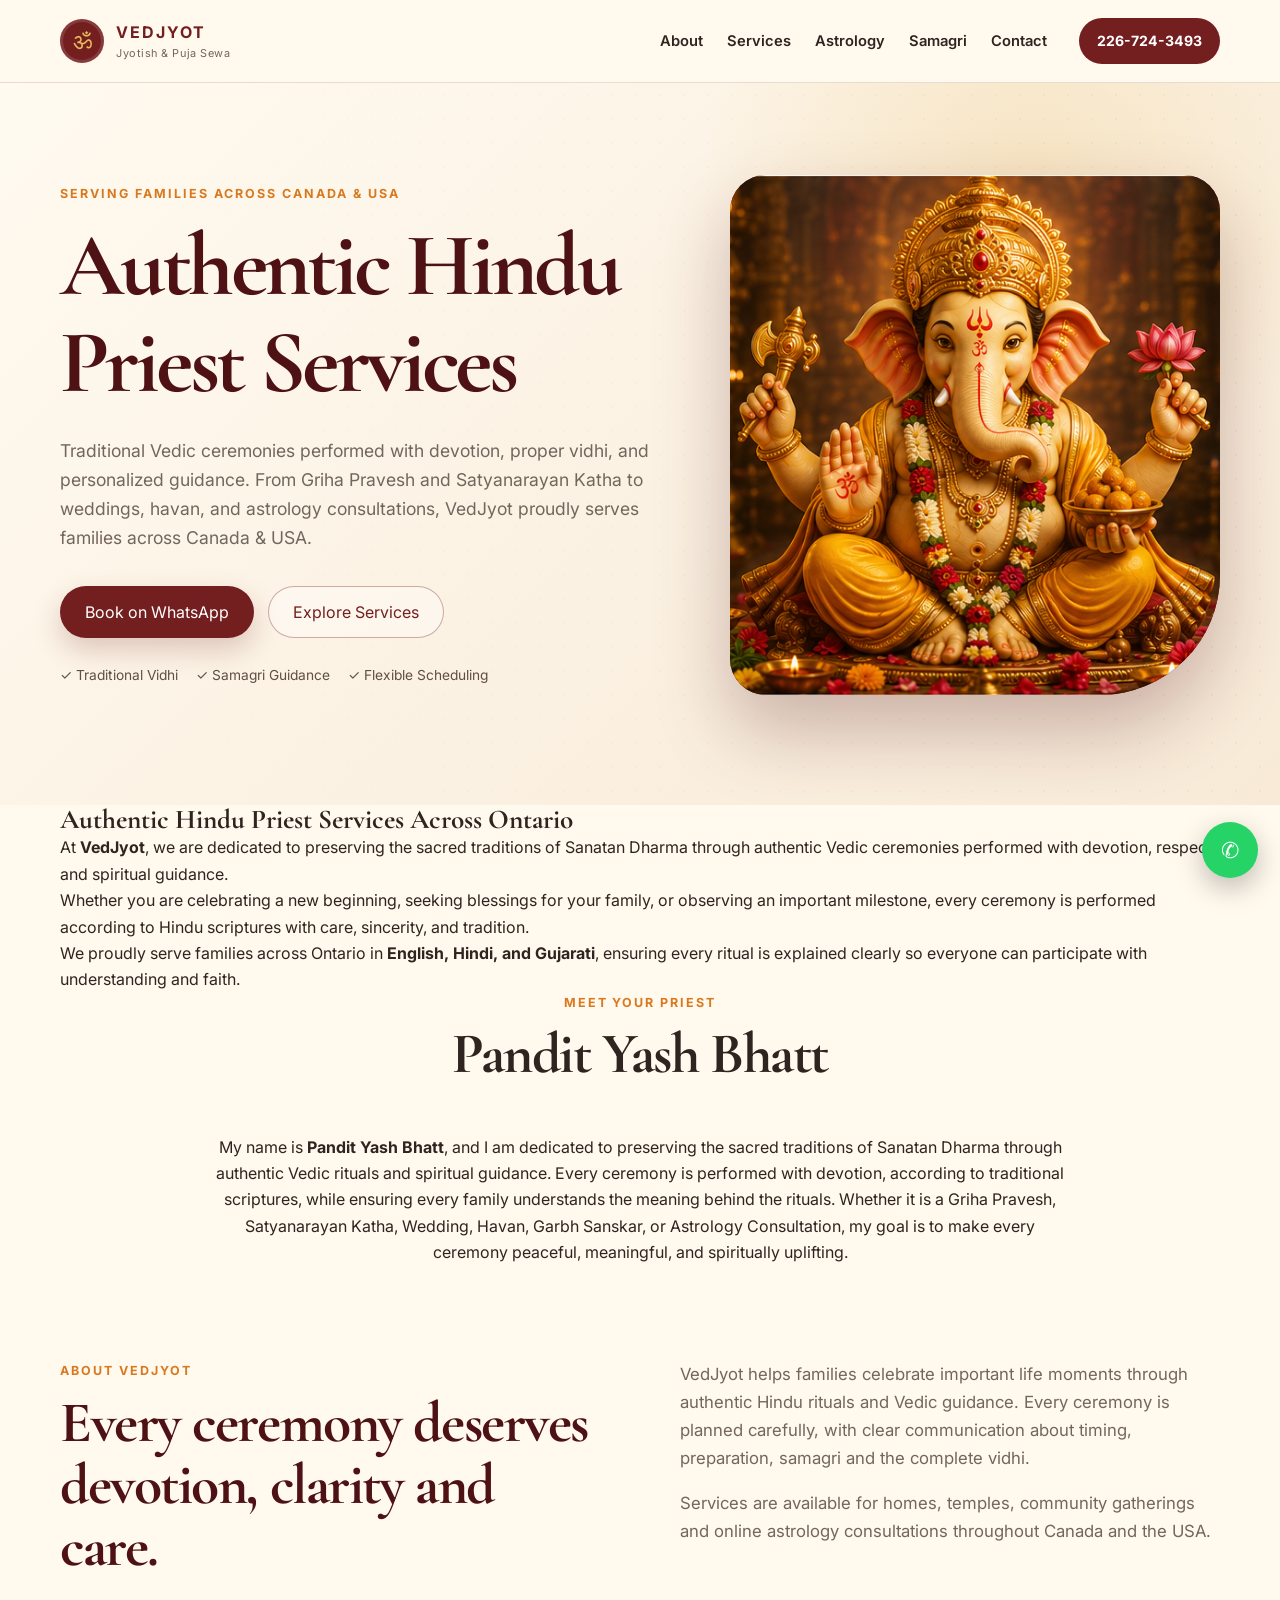
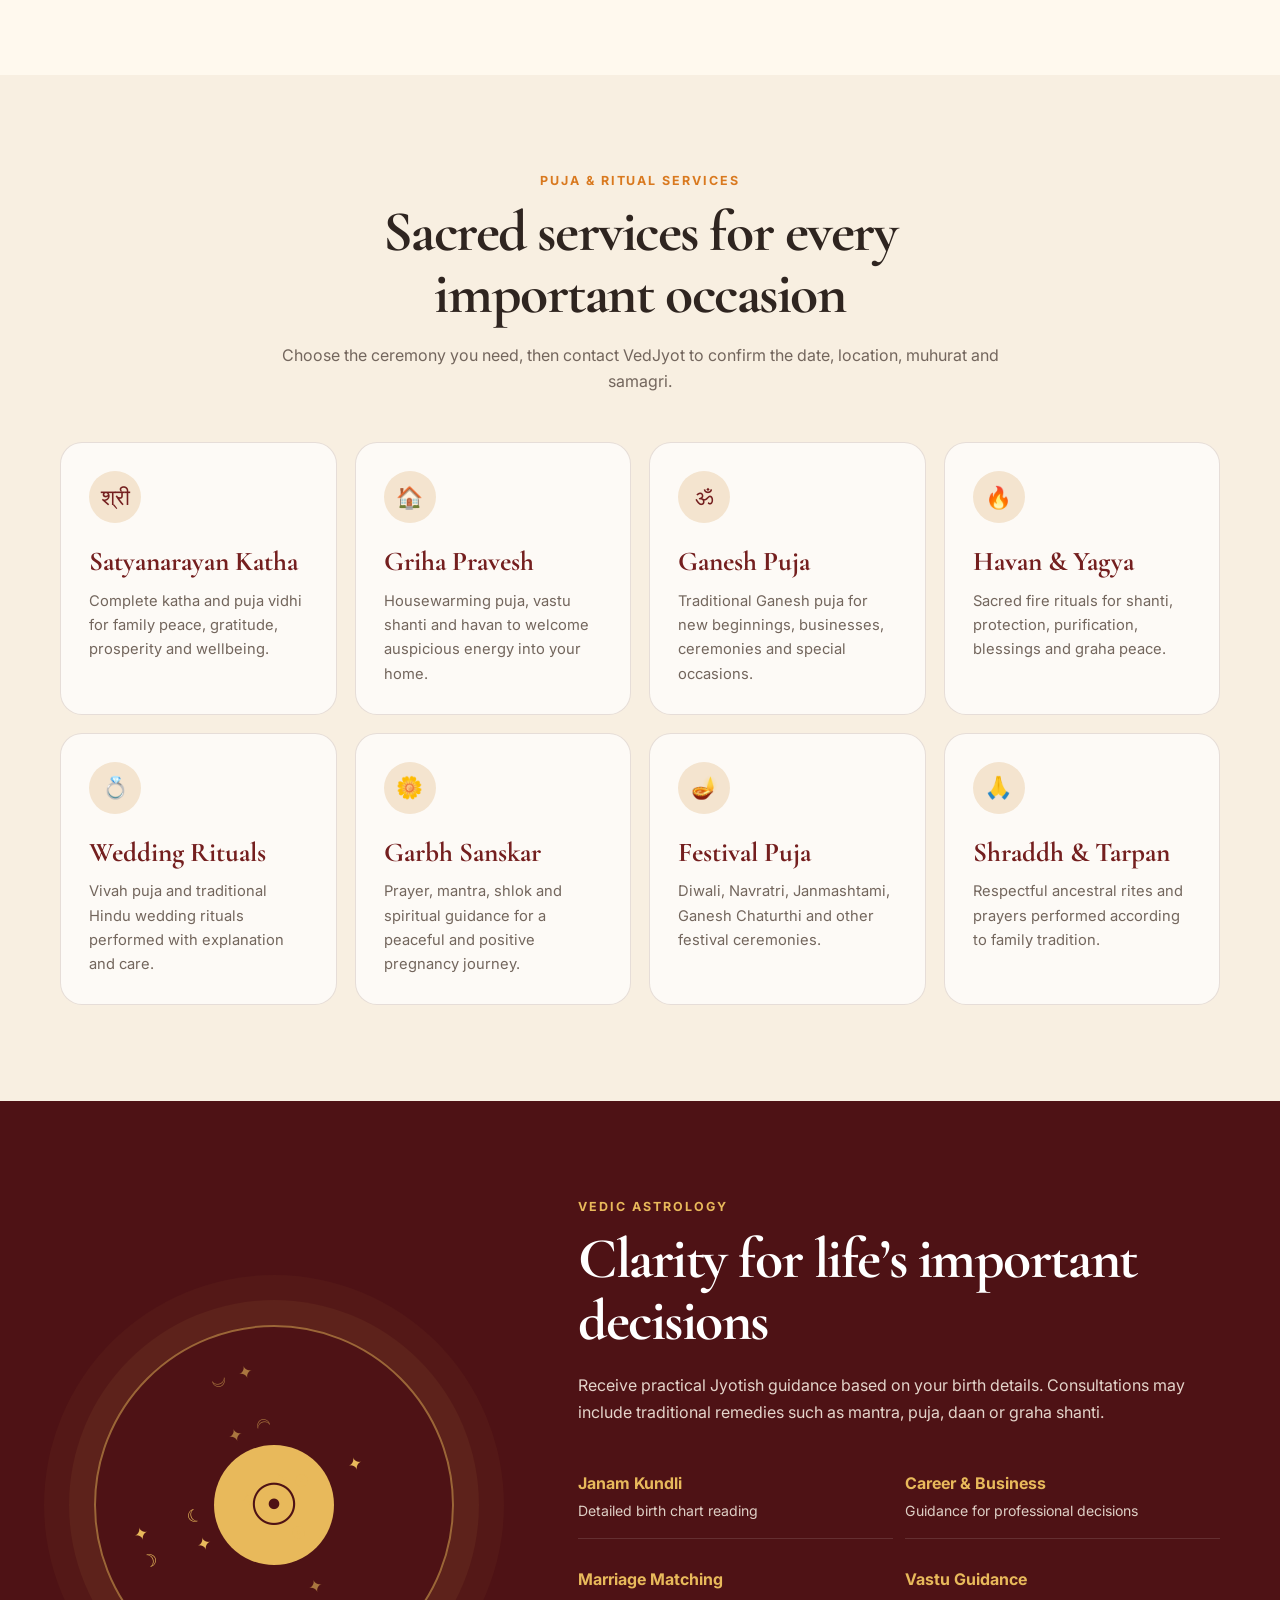
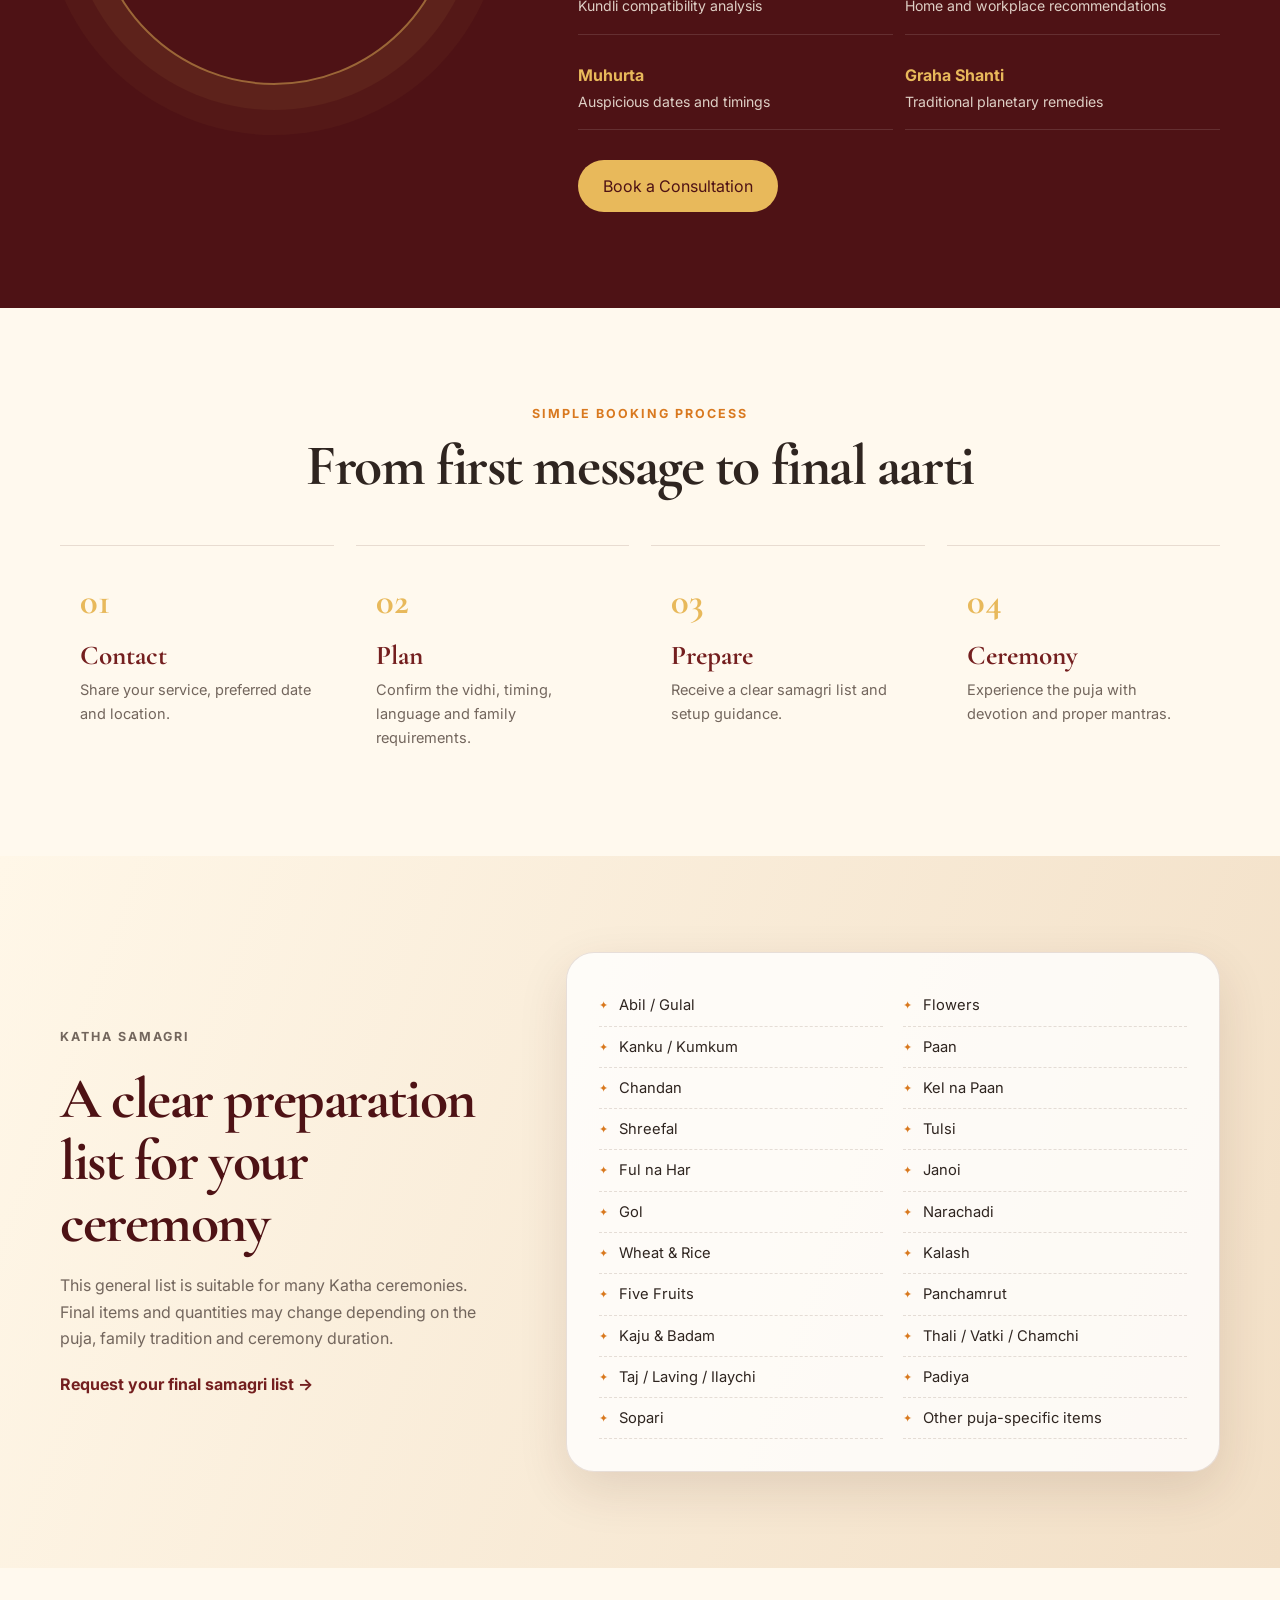
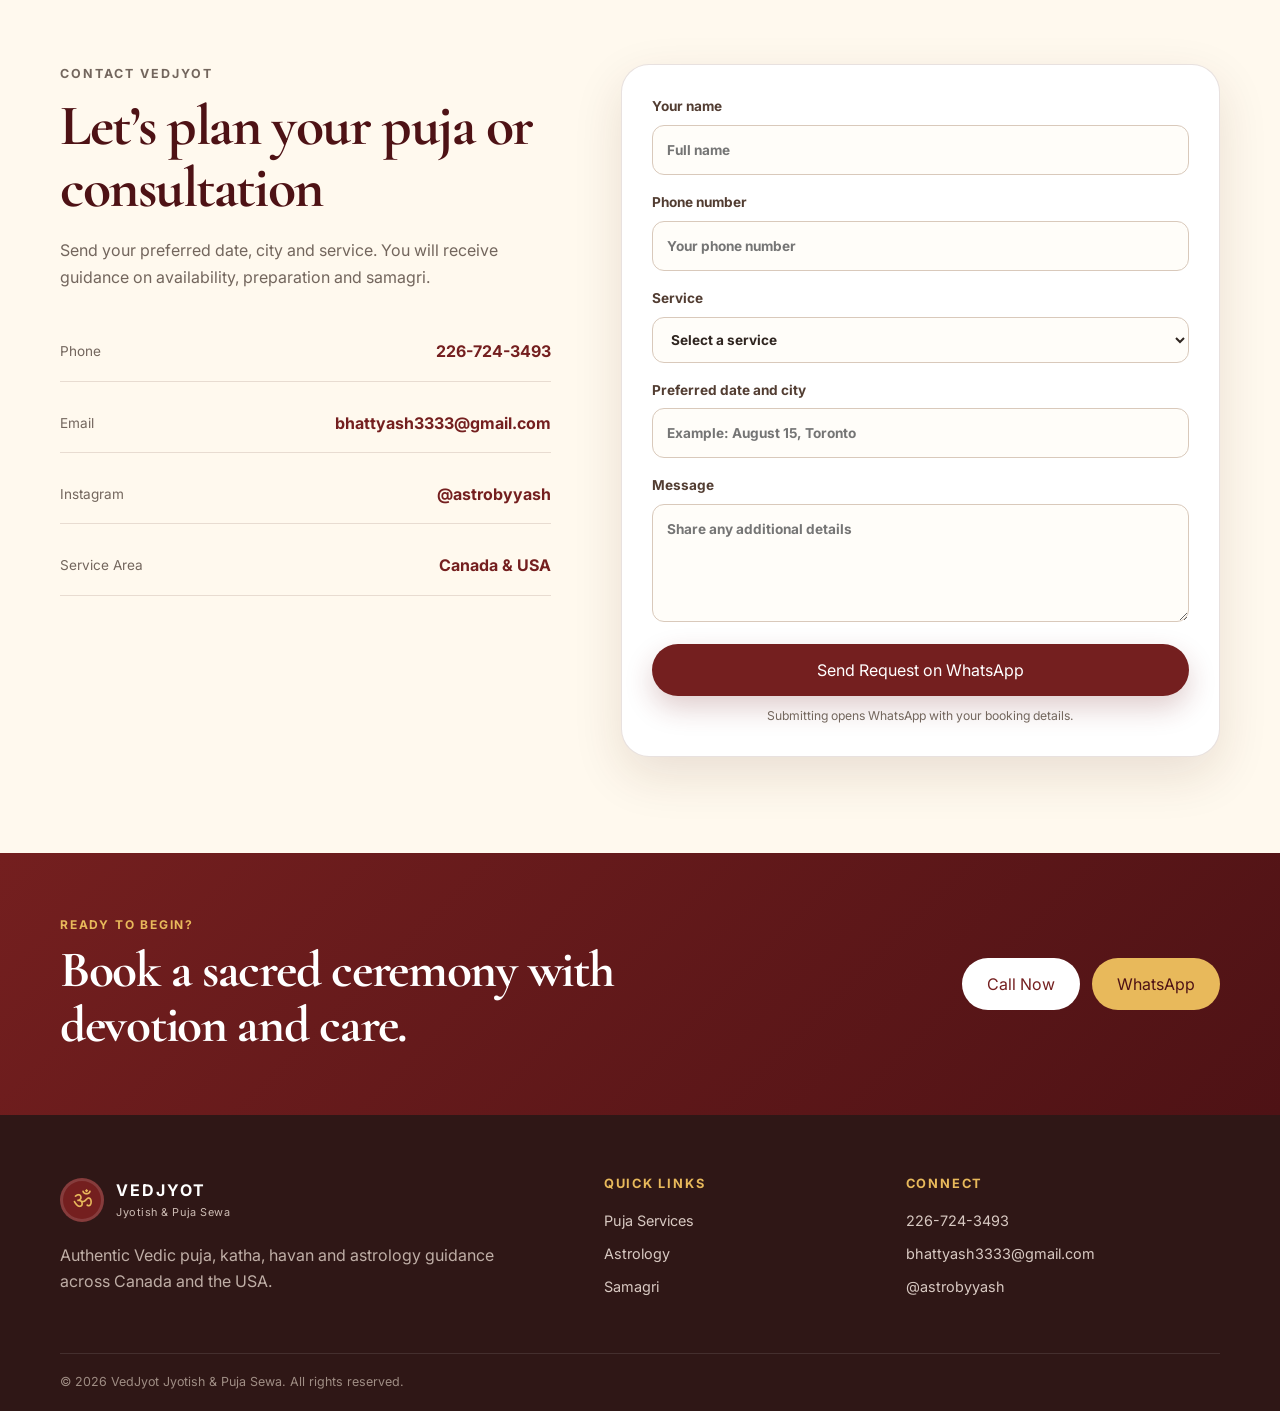
<file: index_with_about.html>
<!DOCTYPE html>

<html lang="en">
<head>
<meta charset="utf-8"/>
<meta content="width=device-width, initial-scale=1.0" name="viewport"/>
<meta content="VedJyot offers authentic Vedic puja, katha, havan, wedding rituals, vastu and astrology services across Canada and the USA." name="description"/>
<meta content="Hindu priest Canada, Gujarati priest Ontario, Vedic puja, Satyanarayan Katha, Griha Pravesh, astrology consultation, VedJyot" name="keywords"/>
<meta content="#7b1d1d" name="theme-color"/>
<title>VedJyot | Jyotish &amp; Puja Sewa</title>
<link href="https://fonts.googleapis.com" rel="preconnect"/>
<link crossorigin="" href="https://fonts.gstatic.com" rel="preconnect"/>
<link href="https://fonts.googleapis.com/css2?family=Cormorant+Garamond:wght@500;600;700&amp;family=Inter:wght@400;500;600;700&amp;display=swap" rel="stylesheet"/>
<link href="style.css" rel="stylesheet">
</link></head>
<body>
<header class="site-header" id="top">
<div class="container nav-wrap">
<a aria-label="VedJyot home" class="brand" href="#top">
<span class="brand-mark">ॐ</span>
<span>
<strong>VEDJYOT</strong>
<small>Jyotish &amp; Puja Sewa</small>
</span>
</a>
<button aria-expanded="false" aria-label="Open menu" class="menu-toggle">☰</button>
<nav class="nav-links">
<a href="#about">About</a>
<a href="#services">Services</a>
<a href="#astrology">Astrology</a>
<a href="#samagri">Samagri</a>
<a href="#contact">Contact</a>
</nav>
<a class="nav-phone" href="tel:+12267243493">226-724-3493</a>
</div>
</header>
<main>
<section class="hero">
<div class="hero-pattern"></div>
<div class="container hero-grid">
<div class="hero-copy">
<p class="eyebrow">Serving families across Canada &amp; USA</p>
<h1>Authentic Hindu Priest Services</h1>
<p class="hero-text">
    Traditional Vedic ceremonies performed with devotion, proper vidhi, and personalized guidance.
    From Griha Pravesh and Satyanarayan Katha to weddings, havan, and astrology consultations,
    VedJyot proudly serves families across Canada &amp; USA.
</p>
<div class="hero-actions">
<a class="btn btn-primary" href="https://wa.me/12267243493?text=Namaste%2C%20I%20would%20like%20to%20book%20a%20puja%20or%20consultation." rel="noopener" target="_blank">Book on WhatsApp</a>
<a class="btn btn-secondary" href="#services">Explore Services</a>
</div>
<div class="trust-row">
<span>✓ Traditional Vidhi</span>
<span>✓ Samagri Guidance</span>
<span>✓ Flexible Scheduling</span>
</div>
</div>
<div class="hero-image-wrap">
<img alt="Lord Ganesha in a beautifully decorated temple setting" class="hero-image" src="ganpati-hero.png?v=2"/>
</div>
</div>
</section>

<!-- Welcome / Introduction Section -->
<section class="welcome-section">
<div class="container">
<h3>Authentic Hindu Priest Services Across Ontario</h3>
<p>
            At <strong>VedJyot</strong>, we are dedicated to preserving the sacred
            traditions of Sanatan Dharma through authentic Vedic ceremonies
            performed with devotion, respect, and spiritual guidance.
        </p>
<p>
            Whether you are celebrating a new beginning, seeking blessings for
            your family, or observing an important milestone, every ceremony is
            performed according to Hindu scriptures with care, sincerity, and tradition.
        </p>
<p>
            We proudly serve families across Ontario in
            <strong>English, Hindi, and Gujarati</strong>, ensuring every ritual
            is explained clearly so everyone can participate with understanding and faith.
        </p>
</div>
</section>
<section class="about-pandit">
<div class="container">
<div class="section-heading centered">
<p class="section-label">Meet Your Priest</p>
<h2>Pandit Yash Bhatt</h2>
</div>
<p style="max-width:850px;margin:auto;text-align:center;">
      My name is <strong>Pandit Yash Bhatt</strong>, and I am dedicated to preserving the sacred traditions of Sanatan Dharma through authentic Vedic rituals and spiritual guidance. Every ceremony is performed with devotion, according to traditional scriptures, while ensuring every family understands the meaning behind the rituals. Whether it is a Griha Pravesh, Satyanarayan Katha, Wedding, Havan, Garbh Sanskar, or Astrology Consultation, my goal is to make every ceremony peaceful, meaningful, and spiritually uplifting.
    </p>
</div>
</section>

<section class="intro section" id="about">
<div class="container split">
<div>
<p class="section-label">About VedJyot</p>
<h2>Every ceremony deserves devotion, clarity and care.</h2>
</div>
<div class="intro-copy">
<p>
            VedJyot helps families celebrate important life moments through authentic Hindu rituals
            and Vedic guidance. Every ceremony is planned carefully, with clear communication about
            timing, preparation, samagri and the complete vidhi.
          </p>
<p>
            Services are available for homes, temples, community gatherings and online astrology
            consultations throughout Canada and the USA.
          </p>
</div>
</div>
</section>
<section class="section warm" id="services">
<div class="container">
<div class="section-heading centered">
<p class="section-label">Puja &amp; Ritual Services</p>
<h2>Sacred services for every important occasion</h2>
<p>Choose the ceremony you need, then contact VedJyot to confirm the date, location, muhurat and samagri.</p>
</div>
<div class="service-grid">
<article class="service-card">
<div class="icon">श्री</div>
<h3>Satyanarayan Katha</h3>
<p>Complete katha and puja vidhi for family peace, gratitude, prosperity and wellbeing.</p>
</article>
<article class="service-card">
<div class="icon">🏠</div>
<h3>Griha Pravesh</h3>
<p>Housewarming puja, vastu shanti and havan to welcome auspicious energy into your home.</p>
</article>
<article class="service-card">
<div class="icon">ॐ</div>
<h3>Ganesh Puja</h3>
<p>Traditional Ganesh puja for new beginnings, businesses, ceremonies and special occasions.</p>
</article>
<article class="service-card">
<div class="icon">🔥</div>
<h3>Havan &amp; Yagya</h3>
<p>Sacred fire rituals for shanti, protection, purification, blessings and graha peace.</p>
</article>
<article class="service-card">
<div class="icon">💍</div>
<h3>Wedding Rituals</h3>
<p>Vivah puja and traditional Hindu wedding rituals performed with explanation and care.</p>
</article>
<article class="service-card">
<div class="icon">🌼</div>
<h3>Garbh Sanskar</h3>
<p>Prayer, mantra, shlok and spiritual guidance for a peaceful and positive pregnancy journey.</p>
</article>
<article class="service-card">
<div class="icon">🪔</div>
<h3>Festival Puja</h3>
<p>Diwali, Navratri, Janmashtami, Ganesh Chaturthi and other festival ceremonies.</p>
</article>
<article class="service-card">
<div class="icon">🙏</div>
<h3>Shraddh &amp; Tarpan</h3>
<p>Respectful ancestral rites and prayers performed according to family tradition.</p>
</article>
</div>
</div>
</section>
<section class="section astrology" id="astrology">
<div class="container astrology-grid">
<div class="astro-visual">
<div class="zodiac-ring">
<div class="zodiac-center">☉</div>
</div>
</div>
<div>
<p class="section-label light-label">Vedic Astrology</p>
<h2>Clarity for life’s important decisions</h2>
<p class="astro-intro">
            Receive practical Jyotish guidance based on your birth details. Consultations may include
            traditional remedies such as mantra, puja, daan or graha shanti.
          </p>
<div class="astro-list">
<div><strong>Janam Kundli</strong><span>Detailed birth chart reading</span></div>
<div><strong>Career &amp; Business</strong><span>Guidance for professional decisions</span></div>
<div><strong>Marriage Matching</strong><span>Kundli compatibility analysis</span></div>
<div><strong>Vastu Guidance</strong><span>Home and workplace recommendations</span></div>
<div><strong>Muhurta</strong><span>Auspicious dates and timings</span></div>
<div><strong>Graha Shanti</strong><span>Traditional planetary remedies</span></div>
</div>
<a class="btn btn-gold" href="https://wa.me/12267243493?text=Namaste%2C%20I%20would%20like%20to%20book%20an%20astrology%20consultation." rel="noopener" target="_blank">Book a Consultation</a>
</div>
</div>
</section>
<section class="section" id="process">
<div class="container">
<div class="section-heading centered">
<p class="section-label">Simple Booking Process</p>
<h2>From first message to final aarti</h2>
</div>
<div class="steps">
<div class="step"><span>01</span><h3>Contact</h3><p>Share your service, preferred date and location.</p></div>
<div class="step"><span>02</span><h3>Plan</h3><p>Confirm the vidhi, timing, language and family requirements.</p></div>
<div class="step"><span>03</span><h3>Prepare</h3><p>Receive a clear samagri list and setup guidance.</p></div>
<div class="step"><span>04</span><h3>Ceremony</h3><p>Experience the puja with devotion and proper mantras.</p></div>
</div>
</div>
</section>
<section class="section samagri" id="samagri">
<div class="container samagri-grid">
<div>
<p class="section-label">Katha Samagri</p>
<h2>A clear preparation list for your ceremony</h2>
<p>
            This general list is suitable for many Katha ceremonies. Final items and quantities may
            change depending on the puja, family tradition and ceremony duration.
          </p>
<a class="text-link" href="mailto:bhattyash3333@gmail.com?subject=Samagri%20List%20Request">Request your final samagri list →</a>
</div>
<div class="samagri-card">
<div class="samagri-columns">
<ul>
<li>Abil / Gulal</li><li>Kanku / Kumkum</li><li>Chandan</li>
<li>Shreefal</li><li>Ful na Har</li><li>Gol</li>
<li>Wheat &amp; Rice</li><li>Five Fruits</li><li>Kaju &amp; Badam</li>
<li>Taj / Laving / Ilaychi</li><li>Sopari</li>
</ul>
<ul>
<li>Flowers</li><li>Paan</li><li>Kel na Paan</li>
<li>Tulsi</li><li>Janoi</li><li>Narachadi</li>
<li>Kalash</li><li>Panchamrut</li><li>Thali / Vatki / Chamchi</li>
<li>Padiya</li><li>Other puja-specific items</li>
</ul>
</div>
</div>
</div>
</section>
<section class="section contact" id="contact">
<div class="container contact-grid">
<div>
<p class="section-label">Contact VedJyot</p>
<h2>Let’s plan your puja or consultation</h2>
<p>Send your preferred date, city and service. You will receive guidance on availability, preparation and samagri.</p>
<div class="contact-details">
<a href="tel:+12267243493"><span>Phone</span><strong>226-724-3493</strong></a>
<a href="mailto:bhattyash3333@gmail.com"><span>Email</span><strong>bhattyash3333@gmail.com</strong></a>
<a href="https://instagram.com/astrobyyash" rel="noopener" target="_blank"><span>Instagram</span><strong>@astrobyyash</strong></a>
<div><span>Service Area</span><strong>Canada &amp; USA</strong></div>
</div>
</div>
<form class="contact-form" id="bookingForm">
<label>
            Your name
            <input id="name" placeholder="Full name" required="" type="text"/>
</label>
<label>
            Phone number
            <input id="phone" placeholder="Your phone number" required="" type="tel"/>
</label>
<label>
            Service
            <select id="service" required="">
<option value="">Select a service</option>
<option>Satyanarayan Katha</option>
<option>Griha Pravesh</option>
<option>Wedding Rituals</option>
<option>Garbh Sanskar</option>
<option>Havan / Yagya</option>
<option>Astrology Consultation</option>
<option>Other Puja</option>
</select>
</label>
<label>
            Preferred date and city
            <input id="details" placeholder="Example: August 15, Toronto" type="text"/>
</label>
<label>
            Message
            <textarea id="message" placeholder="Share any additional details" rows="4"></textarea>
</label>
<button class="btn btn-primary full" type="submit">Send Request on WhatsApp</button>
<p class="form-note">Submitting opens WhatsApp with your booking details.</p>
</form>
</div>
</section>
<section class="final-cta">
<div class="container cta-inner">
<div>
<p>Ready to begin?</p>
<h2>Book a sacred ceremony with devotion and care.</h2>
</div>
<div class="cta-actions">
<a class="btn btn-light" href="tel:+12267243493">Call Now</a>
<a class="btn btn-gold" href="https://wa.me/12267243493" rel="noopener" target="_blank">WhatsApp</a>
</div>
</div>
</section>
</main>
<footer>
<div class="container footer-grid">
<div class="footer-brand">
<div class="brand">
<span class="brand-mark">ॐ</span>
<span><strong>VEDJYOT</strong><small>Jyotish &amp; Puja Sewa</small></span>
</div>
<p>Authentic Vedic puja, katha, havan and astrology guidance across Canada and the USA.</p>
</div>
<div>
<h4>Quick Links</h4>
<a href="#services">Puja Services</a>
<a href="#astrology">Astrology</a>
<a href="#samagri">Samagri</a>
</div>
<div>
<h4>Connect</h4>
<a href="tel:+12267243493">226-724-3493</a>
<a href="mailto:bhattyash3333@gmail.com">bhattyash3333@gmail.com</a>
<a href="https://instagram.com/astrobyyash" rel="noopener" target="_blank">@astrobyyash</a>
</div>
</div>
<div class="copyright">© 2026 VedJyot Jyotish &amp; Puja Sewa. All rights reserved.</div>
</footer>
<a aria-label="Chat on WhatsApp" class="floating-whatsapp" href="https://wa.me/12267243493" rel="noopener" target="_blank">✆</a>
<script src="script.js"></script>
</body>
</html>
</file>
<file: style.css>
:root {
  --maroon: #741f1f;
  --deep-maroon: #4e1215;
  --saffron: #d9791f;
  --gold: #e8b95b;
  --cream: #fff9ee;
  --warm: #f8efe1;
  --ink: #2f2520;
  --muted: #73665d;
  --white: #ffffff;
  --border: rgba(91, 48, 30, 0.14);
  --shadow: 0 18px 50px rgba(76, 34, 18, 0.12);
}

* { box-sizing: border-box; }
html { scroll-behavior: smooth; }
body {
  margin: 0;
  color: var(--ink);
  background: var(--cream);
  font-family: Inter, Arial, sans-serif;
  line-height: 1.65;
}
a { color: inherit; text-decoration: none; }
img { max-width: 100%; }
.container { width: min(1160px, calc(100% - 40px)); margin: 0 auto; }
.section { padding: 96px 0; }
h1, h2, h3, h4 {
  margin: 0;
  font-family: "Cormorant Garamond", Georgia, serif;
  line-height: 1.08;
}
h1 { font-size: clamp(3.4rem, 7vw, 6.4rem); letter-spacing: -0.04em; }
h2 { font-size: clamp(2.4rem, 4.5vw, 4.2rem); letter-spacing: -0.025em; }
h3 { font-size: 1.7rem; }
p { margin: 0; }
.section-label, .eyebrow {
  color: var(--saffron);
  text-transform: uppercase;
  letter-spacing: .16em;
  font-weight: 700;
  font-size: .78rem;
}
.section-heading { max-width: 720px; margin-bottom: 48px; }
.section-heading h2 { margin: 10px 0 16px; }
.section-heading p:last-child { color: var(--muted); }
.centered { text-align: center; margin-left: auto; margin-right: auto; }

.site-header {
  position: sticky;
  top: 0;
  z-index: 50;
  background: rgba(255, 249, 238, .93);
  backdrop-filter: blur(16px);
  border-bottom: 1px solid var(--border);
}
.nav-wrap {
  height: 82px;
  display: flex;
  align-items: center;
  gap: 32px;
}
.brand {
  display: inline-flex;
  align-items: center;
  gap: 12px;
  min-width: max-content;
}
.brand-mark {
  width: 44px;
  height: 44px;
  border-radius: 50%;
  display: grid;
  place-items: center;
  background: var(--maroon);
  color: var(--gold);
  font-size: 1.45rem;
  box-shadow: inset 0 0 0 3px rgba(255,255,255,.13);
}
.brand strong { display:block; color: var(--maroon); letter-spacing: .12em; font-size: 1rem; }
.brand small { display:block; color: var(--muted); font-size: .68rem; letter-spacing: .05em; }
.nav-links { margin-left: auto; display: flex; gap: 24px; font-size: .92rem; font-weight: 600; }
.nav-links a:hover { color: var(--saffron); }
.nav-phone {
  color: var(--white);
  background: var(--maroon);
  border-radius: 999px;
  padding: 11px 18px;
  font-size: .88rem;
  font-weight: 700;
}
.menu-toggle { display:none; margin-left:auto; border:0; background:none; font-size:1.5rem; }

.hero {
  position: relative;
  overflow: hidden;
  padding: 92px 0 110px;
  background:
    radial-gradient(circle at 80% 15%, rgba(232,185,91,.24), transparent 27%),
    linear-gradient(135deg, #fffaf0 0%, #f8ead7 100%);
}
.hero-pattern {
  position:absolute;
  inset:0;
  opacity:.25;
  background-image: radial-gradient(rgba(116,31,31,.18) 1px, transparent 1px);
  background-size: 24px 24px;
  mask-image: linear-gradient(to right, transparent, #000);
}
.hero-grid {
  position:relative;
  display:grid;
  grid-template-columns: 1.1fr .9fr;
  align-items:center;
  gap:70px;
}
.hero-copy h1 { color: var(--deep-maroon); margin: 14px 0 24px; max-width: 780px; }
.hero-text { max-width: 680px; color: var(--muted); font-size: 1.1rem; }
.hero-actions { display:flex; flex-wrap:wrap; gap:14px; margin:34px 0 26px; }
.btn {
  display:inline-flex;
  align-items:center;
  justify-content:center;
  min-height: 52px;
  padding: 0 24px;
  border-radius: 999px;
  font-weight: 700;
  border: 1px solid transparent;
  transition: transform .2s ease, box-shadow .2s ease, background .2s ease;
  cursor:pointer;
  font: inherit;
}
.btn:hover { transform: translateY(-2px); }
.btn-primary { background: var(--maroon); color:var(--white); box-shadow: 0 12px 28px rgba(116,31,31,.22); }
.btn-secondary { border-color: rgba(116,31,31,.35); color: var(--maroon); background:rgba(255,255,255,.35); }
.btn-gold { background:var(--gold); color:var(--deep-maroon); }
.btn-light { background:var(--white); color:var(--maroon); }
.full { width:100%; }
.trust-row { display:flex; flex-wrap:wrap; gap:18px; font-size:.86rem; color:#604e44; }

.hero-card {
  min-height: 520px;
  position:relative;
  display:flex;
  flex-direction:column;
  align-items:center;
  justify-content:center;
  border-radius: 36px 36px 120px 36px;
  overflow:hidden;
  background: linear-gradient(155deg, #7e2424, #4c1014);
  box-shadow: 0 35px 75px rgba(79,17,21,.28);
  color:var(--gold);
}
.hero-card:before,
.hero-card:after {
  content:"";
  position:absolute;
  width:330px;
  height:330px;
  border:1px solid rgba(232,185,91,.25);
  border-radius:50%;
}
.hero-card:after { width:430px; height:430px; }
.hero-card p { position:absolute; bottom:36px; letter-spacing:.16em; font-size:.78rem; }
.sun {
  position:absolute; top:-85px; right:-55px;
  width:240px; height:240px; border-radius:50%;
  background: radial-gradient(circle, #f6d98d 0 20%, rgba(232,185,91,.35) 21% 55%, transparent 56%);
}
.mandala {
  width:210px; height:210px; border-radius:50%;
  display:grid; place-items:center;
  border:2px solid rgba(232,185,91,.8);
  box-shadow: 0 0 0 14px rgba(232,185,91,.08), 0 0 0 28px rgba(232,185,91,.06);
}
.mandala span { font-size:5rem; }
.diya { position:absolute; bottom:96px; }
.bowl { width:90px; height:35px; background:var(--gold); border-radius: 8px 8px 50px 50px; }
.flame {
  width:24px; height:48px; margin:0 auto -3px;
  border-radius: 70% 30% 65% 35%;
  background:#fff0aa;
  transform:rotate(8deg);
  box-shadow:0 0 30px #f2c75c;
}

.split { display:grid; grid-template-columns: 1fr 1fr; gap:80px; align-items:start; }
.split h2 { margin-top:10px; color:var(--deep-maroon); }
.intro-copy { color:var(--muted); font-size:1.05rem; }
.intro-copy p + p { margin-top:18px; }

.warm { background:var(--warm); }
.service-grid { display:grid; grid-template-columns:repeat(4,1fr); gap:18px; }
.service-card {
  padding:28px;
  min-height:250px;
  border:1px solid var(--border);
  border-radius:22px;
  background:rgba(255,255,255,.7);
  transition:.25s ease;
}
.service-card:hover { transform:translateY(-6px); box-shadow:var(--shadow); background:var(--white); }
.service-card .icon {
  width:52px; height:52px; display:grid; place-items:center;
  border-radius:50%; background:#f4e4cf; color:var(--maroon);
  margin-bottom:24px; font-size:1.35rem;
}
.service-card h3 { color:var(--maroon); margin-bottom:12px; }
.service-card p { color:var(--muted); font-size:.92rem; }

.astrology { background:var(--deep-maroon); color:var(--white); }
.astrology-grid { display:grid; grid-template-columns:.8fr 1.2fr; gap:90px; align-items:center; }
.light-label { color:var(--gold); }
.astrology h2 { margin:10px 0 20px; }
.astro-intro { color:#e4d4ca; max-width:650px; margin-bottom:30px; }
.astro-list { display:grid; grid-template-columns:1fr 1fr; gap:12px; margin-bottom:30px; }
.astro-list div { padding:15px 0; border-bottom:1px solid rgba(255,255,255,.12); }
.astro-list strong { display:block; color:var(--gold); }
.astro-list span { color:#decfc5; font-size:.88rem; }
.astro-visual { display:grid; place-items:center; }
.zodiac-ring {
  width:min(360px,80vw); aspect-ratio:1; border-radius:50%;
  position:relative; display:grid; place-items:center;
  border:2px solid rgba(232,185,91,.5);
  box-shadow:0 0 0 25px rgba(232,185,91,.06), 0 0 0 50px rgba(232,185,91,.04);
}
.zodiac-ring:before, .zodiac-ring:after {
  content:"✦  ☾  ✦  ☉  ✦  ☽  ✦";
  position:absolute; inset:35px; border-radius:50%;
  display:grid; place-items:center; color:var(--gold); letter-spacing:18px;
  font-size:1.1rem; transform:rotate(-18deg);
}
.zodiac-ring:after { transform:rotate(72deg); opacity:.6; }
.zodiac-center { width:120px; height:120px; border-radius:50%; display:grid; place-items:center; background:var(--gold); color:var(--deep-maroon); font-size:3.6rem; }

.steps { display:grid; grid-template-columns:repeat(4,1fr); gap:22px; }
.step { position:relative; padding:26px 20px 10px; border-top:1px solid var(--border); }
.step span { font-family:"Cormorant Garamond"; font-size:2.3rem; color:var(--gold); font-weight:700; }
.step h3 { color:var(--maroon); margin:8px 0; }
.step p { color:var(--muted); font-size:.91rem; }

.samagri { background:linear-gradient(110deg, #fff7e8, #f2dfc6); }
.samagri-grid { display:grid; grid-template-columns:.8fr 1.2fr; gap:70px; align-items:center; }
.samagri h2 { margin:10px 0 18px; color:var(--deep-maroon); }
.samagri p { color:var(--muted); margin-bottom:20px; }
.text-link { color:var(--maroon); font-weight:700; }
.samagri-card { background:rgba(255,255,255,.8); border:1px solid var(--border); border-radius:28px; padding:32px; box-shadow:var(--shadow); }
.samagri-columns { display:grid; grid-template-columns:1fr 1fr; gap:20px; }
.samagri ul { list-style:none; padding:0; margin:0; }
.samagri li { padding:8px 0 8px 20px; border-bottom:1px dashed rgba(91,48,30,.15); position:relative; font-size:.92rem; }
.samagri li:before { content:"✦"; position:absolute; left:0; color:var(--saffron); font-size:.7rem; top:11px; }

.contact-grid { display:grid; grid-template-columns:.9fr 1.1fr; gap:70px; align-items:start; }
.contact h2 { color:var(--deep-maroon); margin:10px 0 18px; }
.contact > .container > div > p { color:var(--muted); }
.contact-details { margin-top:32px; display:grid; gap:12px; }
.contact-details a, .contact-details div {
  display:flex; justify-content:space-between; align-items:center;
  padding:16px 0; border-bottom:1px solid var(--border); gap:20px;
}
.contact-details span { color:var(--muted); font-size:.85rem; }
.contact-details strong { color:var(--maroon); text-align:right; }
.contact-form { background:var(--white); border:1px solid var(--border); border-radius:28px; padding:30px; box-shadow:var(--shadow); }
.contact-form label { display:block; font-weight:700; font-size:.85rem; margin-bottom:16px; color:#523d32; }
.contact-form input, .contact-form select, .contact-form textarea {
  width:100%; margin-top:7px; border:1px solid #d9c9bb; border-radius:12px;
  padding:13px 14px; background:#fffdf9; color:var(--ink); font:inherit; outline:none;
}
.contact-form input:focus, .contact-form select:focus, .contact-form textarea:focus { border-color:var(--saffron); box-shadow:0 0 0 3px rgba(217,121,31,.12); }
.form-note { color:var(--muted); text-align:center; font-size:.76rem; margin-top:10px; }

.final-cta { background:linear-gradient(135deg, var(--maroon), var(--deep-maroon)); color:var(--white); padding:62px 0; }
.cta-inner { display:flex; align-items:center; justify-content:space-between; gap:30px; }
.final-cta p { color:var(--gold); text-transform:uppercase; letter-spacing:.15em; font-size:.75rem; font-weight:700; }
.final-cta h2 { font-size:clamp(2rem,4vw,3.4rem); max-width:720px; margin-top:8px; }
.cta-actions { display:flex; gap:12px; flex-wrap:wrap; }

footer { background:#2f1716; color:#eee2db; padding:62px 0 18px; }
.footer-grid { display:grid; grid-template-columns:2fr 1fr 1.3fr; gap:60px; }
.footer-brand p { margin-top:20px; color:#bfaea6; max-width:480px; }
footer h4 { font-family:Inter; font-size:.8rem; text-transform:uppercase; letter-spacing:.14em; color:var(--gold); margin-bottom:18px; }
footer a { display:block; margin:9px 0; color:#d8c9c2; font-size:.9rem; }
footer .brand strong { color:var(--white); }
footer .brand small { color:#cdbcb4; }
.copyright { width:min(1160px,calc(100% - 40px)); margin:46px auto 0; padding-top:18px; border-top:1px solid rgba(255,255,255,.1); color:#9f8d84; font-size:.78rem; }

.floating-whatsapp {
  position:fixed; right:22px; bottom:22px; z-index:40;
  width:56px; height:56px; border-radius:50%; display:grid; place-items:center;
  background:#25d366; color:white; font-size:1.4rem; box-shadow:0 10px 28px rgba(0,0,0,.25);
}

@media (max-width: 980px) {
  .nav-phone { display:none; }
  .service-grid { grid-template-columns:repeat(2,1fr); }
  .hero-grid, .astrology-grid, .samagri-grid, .contact-grid { grid-template-columns:1fr; }
  .hero-card { min-height:420px; max-width:620px; width:100%; margin:auto; }
  .astro-visual { order:2; padding-top:30px; }
  .steps { grid-template-columns:repeat(2,1fr); }
}
@media (max-width: 760px) {
  .section { padding:72px 0; }
  .menu-toggle { display:block; }
  .nav-links {
    display:none; position:absolute; left:20px; right:20px; top:72px;
    flex-direction:column; padding:20px; border-radius:18px; background:var(--cream);
    box-shadow:var(--shadow); border:1px solid var(--border);
  }
  .nav-links.open { display:flex; }
  .hero { padding:65px 0 80px; }
  .hero-grid { gap:48px; }
  .split { grid-template-columns:1fr; gap:26px; }
  .service-grid, .steps, .astro-list { grid-template-columns:1fr; }
  .samagri-columns { grid-template-columns:1fr; }
  .cta-inner { flex-direction:column; align-items:flex-start; }
  .footer-grid { grid-template-columns:1fr; gap:30px; }
}
@media (max-width: 480px) {
  .container { width:min(100% - 28px,1160px); }
  h1 { font-size:3.35rem; }
  .hero-actions .btn { width:100%; }
  .hero-card { min-height:360px; border-radius:28px 28px 85px 28px; }
  .mandala { width:170px; height:170px; }
  .mandala span { font-size:4rem; }
  .service-card { min-height:0; }
  .contact-details a, .contact-details div { flex-direction:column; align-items:flex-start; gap:4px; }
  .contact-details strong { text-align:left; }
}


.hero-image-wrap {
  min-height: 520px;
  overflow: hidden;
  border-radius: 36px 36px 120px 36px;
  box-shadow: 0 35px 75px rgba(79, 17, 21, .28);
  background: #6c1b1b;
}

.hero-image {
  width: 100%;
  height: 100%;
  min-height: 520px;
  display: block;
  object-fit: cover;
  object-position: center;
}

@media (max-width: 980px) {
  .hero-image-wrap,
  .hero-image {
    min-height: 420px;
  }

  .hero-image-wrap {
    max-width: 620px;
    width: 100%;
    margin: auto;
  }
}

@media (max-width: 480px) {
  .hero-image-wrap {
    min-height: 360px;
    border-radius: 28px 28px 85px 28px;
  }

  .hero-image {
    min-height: 360px;
  }
}
</file>
